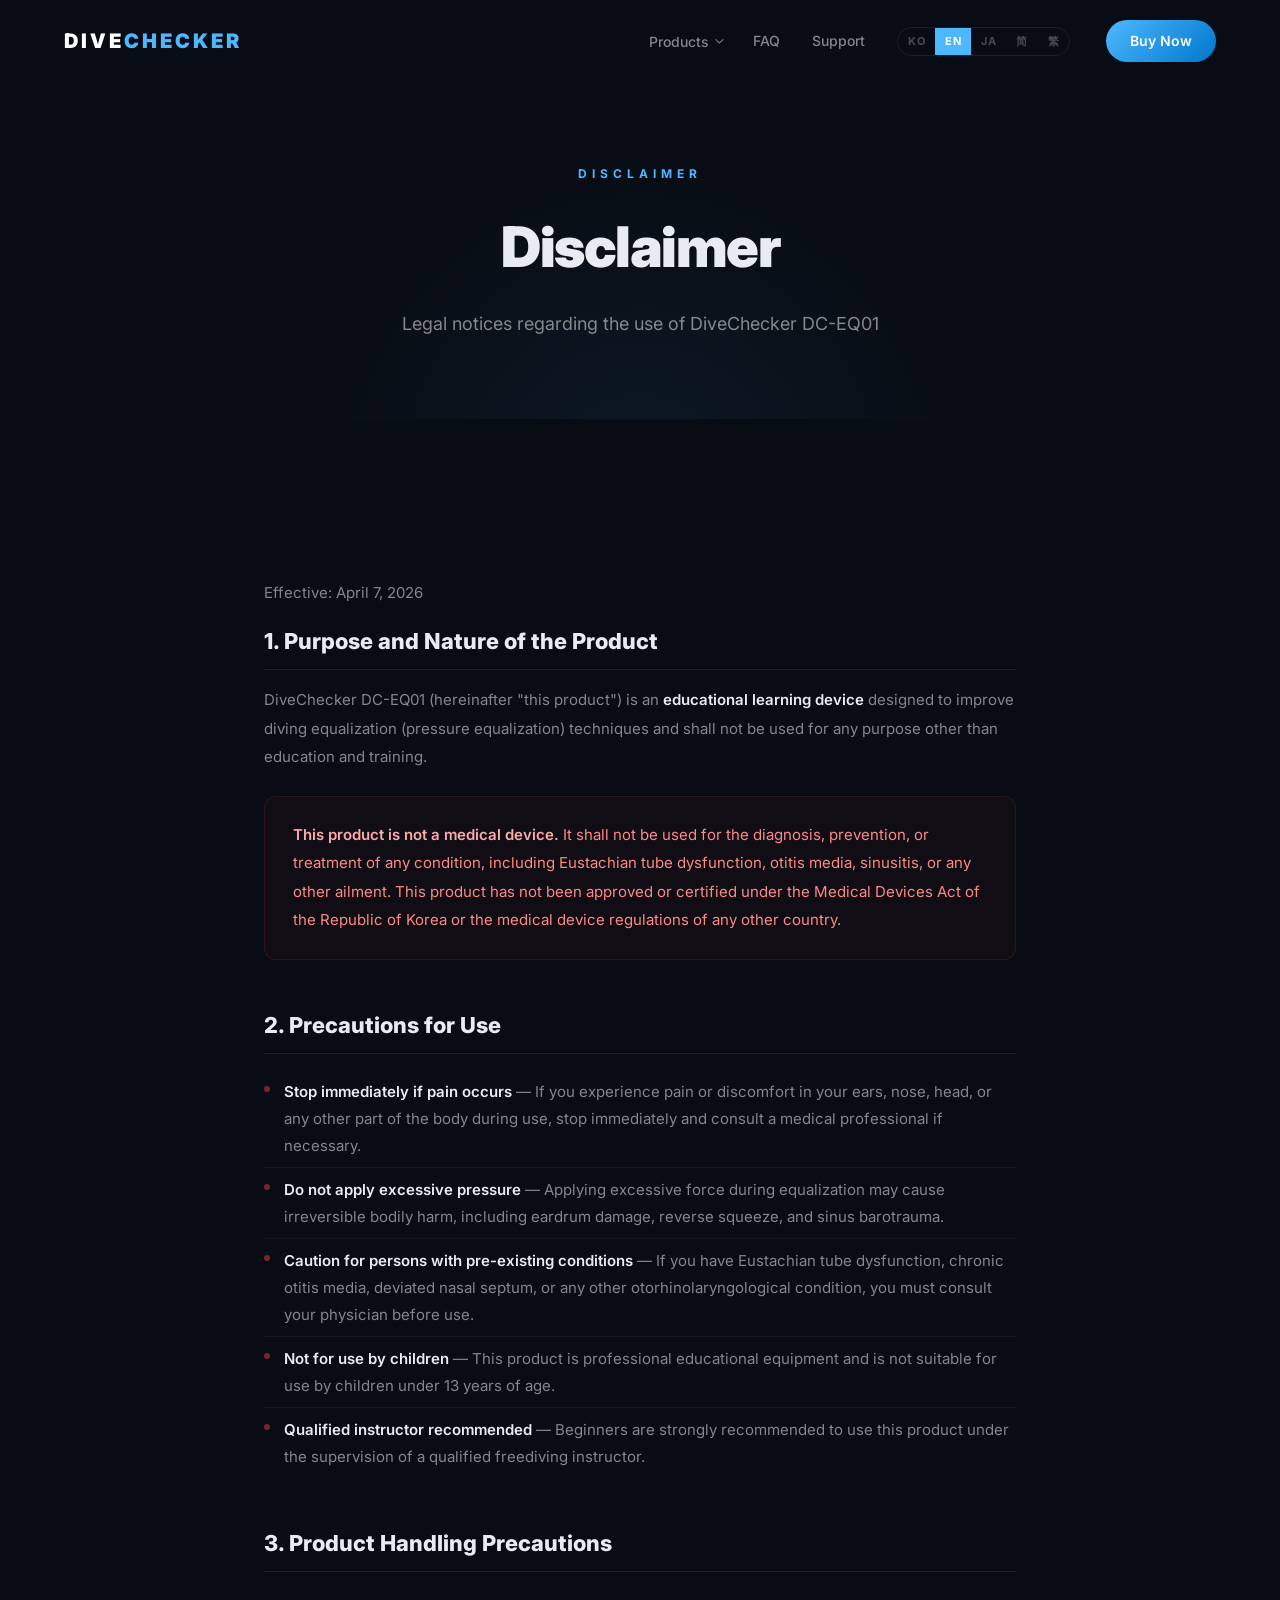
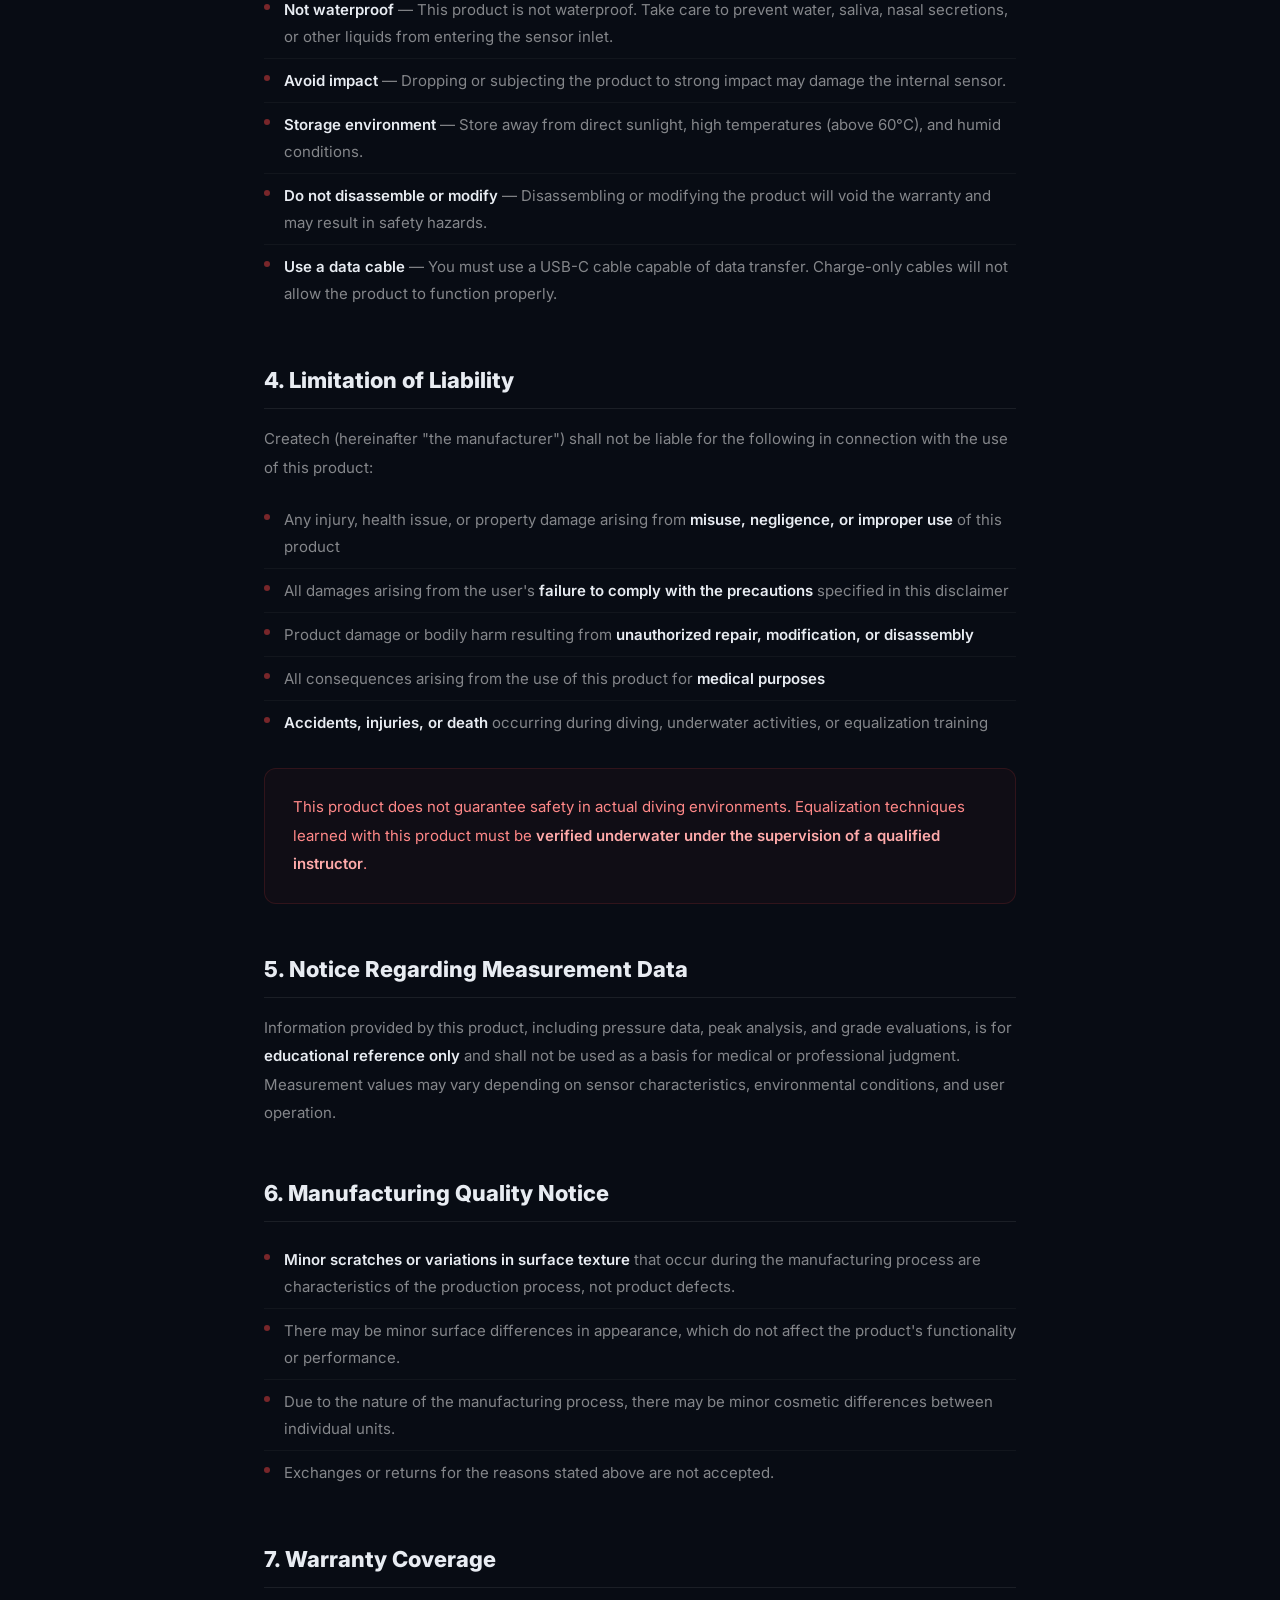
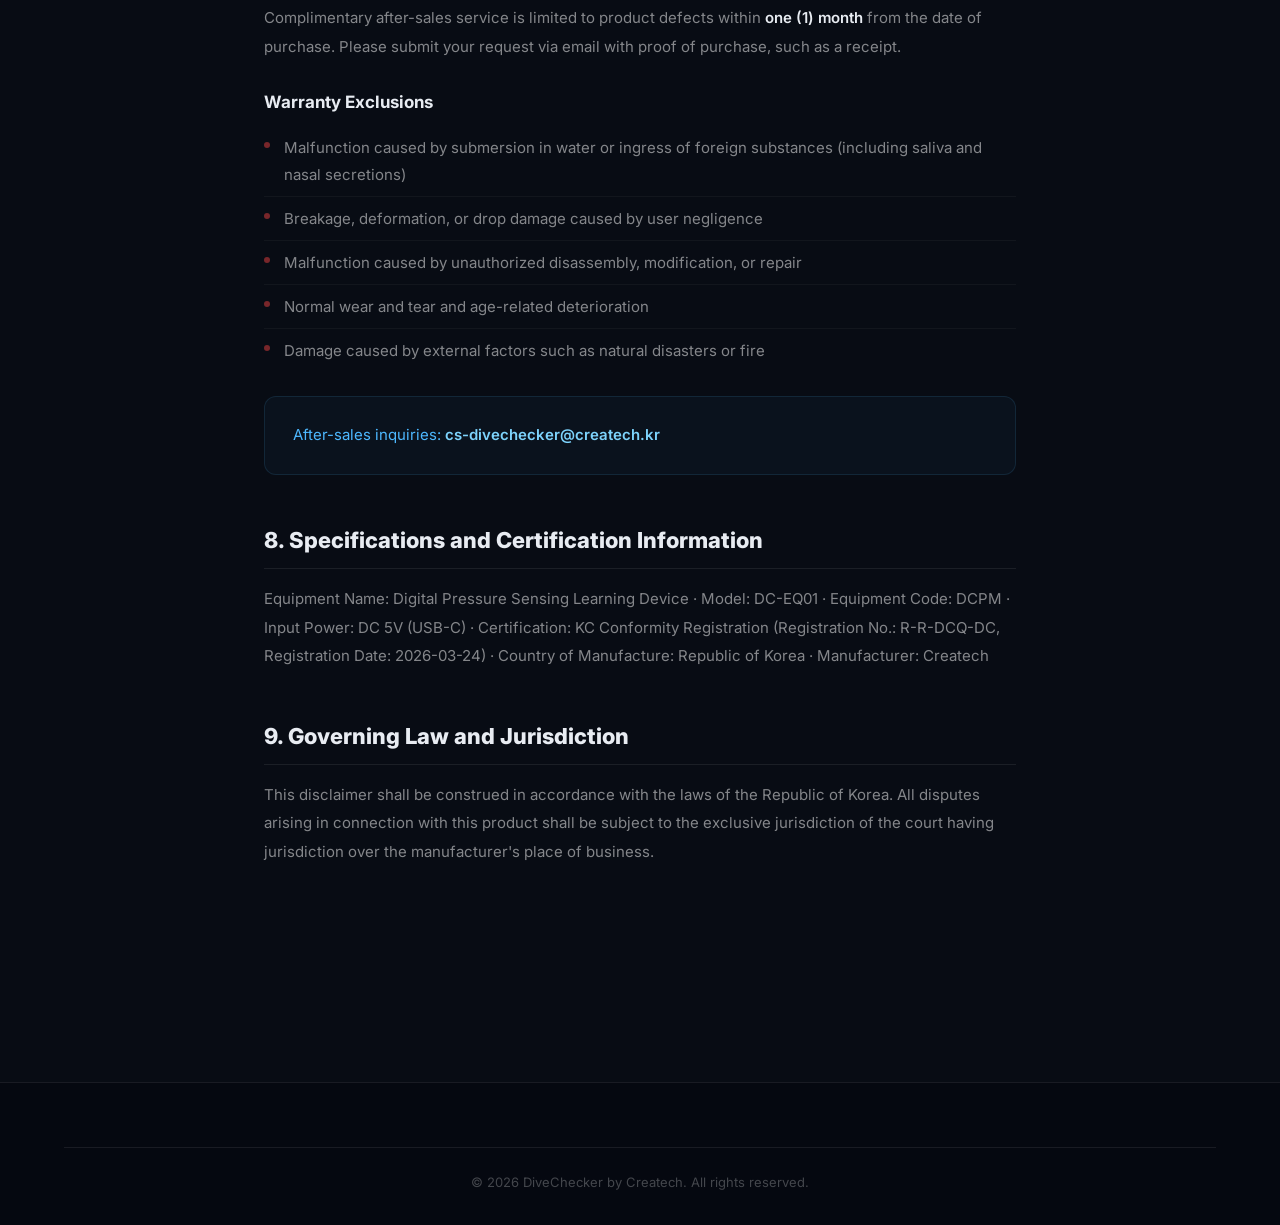
<file: website/disclaimer.html>
<!DOCTYPE html>
<html lang="en">
<head>
<meta charset="UTF-8">
<meta name="viewport" content="width=device-width, initial-scale=1.0">
<title>Disclaimer — DiveChecker</title>
<meta name="description" content="Legal notices regarding the use of DiveChecker DC-EQ01 educational learning device.">
<meta property="og:type" content="website">
<meta property="og:site_name" content="DiveChecker">
<meta property="og:locale" content="en_US">
<meta property="og:locale:alternate" content="ko_KR">
<meta property="og:locale:alternate" content="ja_JP">
<meta property="og:locale:alternate" content="zh_CN">
<meta property="og:locale:alternate" content="zh_TW">
<meta property="og:url" content="https://divechecker.createch.kr/disclaimer.html">
<meta property="og:title" content="Disclaimer — DiveChecker">
<meta property="og:description" content="Legal notices regarding the use of DiveChecker DC-EQ01 educational learning device.">
<meta property="og:image" content="https://divechecker.createch.kr/assets/images/og-divechecker.jpg">
<meta property="og:image:width" content="1200">
<meta property="og:image:height" content="630">
<meta property="og:image:alt" content="Disclaimer — DiveChecker">
<meta name="twitter:card" content="summary_large_image">
<meta name="twitter:title" content="Disclaimer — DiveChecker">
<meta name="twitter:description" content="Legal notices for DiveChecker DC-EQ01.">
<meta name="twitter:image" content="https://divechecker.createch.kr/assets/images/og-divechecker.jpg">
<link rel="canonical" href="https://divechecker.createch.kr/disclaimer.html">
<link rel="preconnect" href="https://fonts.googleapis.com">
<link rel="preconnect" href="https://fonts.gstatic.com" crossorigin>
<link href="https://fonts.googleapis.com/css2?family=Inter:wght@300;400;500;600;700;800;900&family=Noto+Sans+KR:wght@300;400;500;600;700;800;900&display=swap" rel="stylesheet">
<link rel="stylesheet" href="style.css">
<link rel="stylesheet" href="pages.css">
<style>
.legal-content {
    max-width: 800px;
    margin: 0 auto;
    padding: 40px 24px 80px;
}
.legal-content h2 {
    font-size: 22px;
    font-weight: 800;
    margin-top: 48px;
    margin-bottom: 16px;
    padding-bottom: 10px;
    border-bottom: 1px solid var(--border);
    color: var(--text);
}
.legal-content h2:first-of-type { margin-top: 0; }
.legal-content h3 {
    font-size: 17px;
    font-weight: 700;
    margin-top: 28px;
    margin-bottom: 10px;
    color: var(--text);
}
.legal-content p {
    font-size: 15px;
    line-height: 1.9;
    color: var(--text-dim);
    margin-bottom: 16px;
    word-break: keep-all;
}
.legal-content strong { color: var(--text); font-weight: 600; }
.legal-content ul {
    list-style: none;
    padding: 0;
    margin-bottom: 20px;
}
.legal-content li {
    font-size: 15px;
    line-height: 1.8;
    color: var(--text-dim);
    padding: 8px 0 8px 20px;
    position: relative;
    border-bottom: 1px solid rgba(255,255,255,0.04);
}
.legal-content li::before {
    content: '';
    position: absolute;
    left: 0;
    top: 16px;
    width: 6px;
    height: 6px;
    border-radius: 50%;
    background: var(--red);
    opacity: 0.5;
}
.legal-content li:last-child { border-bottom: none; }
.legal-callout {
    background: rgba(232,64,64,0.04);
    border: 1px solid rgba(232,64,64,0.15);
    border-radius: var(--radius-sm);
    padding: 24px 28px;
    margin: 24px 0;
}
.legal-callout p { margin: 0; color: #ff8888; }
.legal-callout strong { color: #ffaaaa; }
.legal-info {
    background: rgba(77,184,255,0.04);
    border: 1px solid rgba(77,184,255,0.12);
    border-radius: var(--radius-sm);
    padding: 24px 28px;
    margin: 24px 0;
}
.legal-info p { margin: 0; color: var(--blue); }
.legal-info strong { color: #7dd3fc; }
.legal-effective {
    font-size: 13px;
    color: var(--text-muted);
    margin-bottom: 32px;
}
</style>
</head>
<body>

<!-- NAV -->
<nav class="nav scrolled" id="nav">
    <div class="nav-inner">
        <a href="index.html" class="nav-logo">
            <span class="logo-text">DIVE<span class="logo-accent">CHECKER</span></span>
        </a>
        <div class="nav-links">
            <div class="nav-dropdown">
                <button class="nav-dropdown-trigger" data-i18n="nav.products" aria-haspopup="true" aria-expanded="false">Products</button>
                <div class="nav-dropdown-menu">
                    <a href="index.html" class="nav-dropdown-item">
                        <span class="nav-dropdown-name" data-i18n="nav.product.divechecker">DiveChecker</span>
                        <span class="nav-dropdown-sub" data-i18n="nav.product.divechecker-sub">Real-time pressure sensor</span>
                    </a>
                    <a href="vent.html" class="nav-dropdown-item">
                        <span class="nav-dropdown-name" data-i18n="nav.product.vent">DiveChecker Vent</span>
                        <span class="nav-dropdown-sub" data-i18n="nav.product.vent-sub">Dry-land Mouthfill trainer</span>
                    </a>
                </div>
            </div>
            <a href="faq.html" data-i18n="nav.faq">FAQ</a>
            <a href="support.html" data-i18n="nav.support">Support</a>
            <a href="index.html#buy" class="nav-cta" data-i18n="nav.buy">Buy Now</a>
        </div>
        <button class="nav-hamburger" id="hamburger" aria-label="Open menu">
            <span></span><span></span><span></span>
        </button>
    </div>
</nav>
<div class="mobile-menu" id="mobileMenu">
    <div class="mobile-products-group">
        <div class="mobile-products-label" data-i18n="nav.products">Products</div>
        <a href="index.html" class="mobile-product-item">
            <span class="nav-dropdown-name" data-i18n="nav.product.divechecker">DiveChecker</span>
            <span class="nav-dropdown-sub" data-i18n="nav.product.divechecker-sub">Real-time pressure sensor</span>
        </a>
        <a href="vent.html" class="mobile-product-item">
            <span class="nav-dropdown-name" data-i18n="nav.product.vent">DiveChecker Vent</span>
            <span class="nav-dropdown-sub" data-i18n="nav.product.vent-sub">Dry-land Mouthfill trainer</span>
        </a>
    </div>
    <a href="faq.html" data-i18n="nav.faq">FAQ</a>
    <a href="support.html" data-i18n="nav.support">Support</a>
    <a href="index.html#buy" class="nav-cta" data-i18n="nav.buy">Buy Now</a>
</div>

<!-- PAGE HERO -->
<section class="page-hero">
    <div class="hero-bg"><div class="hero-glow"></div></div>
    <div class="container">
        <div class="page-hero-content reveal">
            <span class="section-label">DISCLAIMER</span>
            <h1 class="page-hero-title" data-i18n="disclaimer.title">Disclaimer</h1>
            <p class="page-hero-desc" data-i18n="disclaimer.sub">Legal notices regarding the use of DiveChecker DC-EQ01</p>
        </div>
    </div>
</section>

<!-- CONTENT -->
<section class="section section-dark">
    <div class="legal-content">
        <p class="legal-effective" data-i18n="disclaimer.effective">Effective: April 7, 2026</p>

        <!-- 1. 제품 용도 -->
        <h2 data-i18n="disclaimer.s1">1. Purpose and Nature of the Product</h2>
        <p data-i18n="disclaimer.s1.p1">DiveChecker DC-EQ01 (hereinafter "this product") is an <strong>educational learning device</strong> designed to improve diving equalization (pressure equalization) techniques and shall not be used for any purpose other than education and training.</p>
        <div class="legal-callout">
            <p data-i18n="disclaimer.s1.warn"><strong>This product is not a medical device.</strong> It shall not be used for the diagnosis, prevention, or treatment of any condition, including Eustachian tube dysfunction, otitis media, sinusitis, or any other ailment. This product has not been approved or certified under the Medical Devices Act of the Republic of Korea or the medical device regulations of any other country.</p>
        </div>

        <!-- 2. 사용상 주의 -->
        <h2 data-i18n="disclaimer.s2">2. Precautions for Use</h2>
        <ul>
            <li data-i18n="disclaimer.s2.l1"><strong>Stop immediately if pain occurs</strong> — If you experience pain or discomfort in your ears, nose, head, or any other part of the body during use, stop immediately and consult a medical professional if necessary.</li>
            <li data-i18n="disclaimer.s2.l2"><strong>Do not apply excessive pressure</strong> — Applying excessive force during equalization may cause irreversible bodily harm, including eardrum damage, reverse squeeze, and sinus barotrauma.</li>
            <li data-i18n="disclaimer.s2.l3"><strong>Caution for persons with pre-existing conditions</strong> — If you have Eustachian tube dysfunction, chronic otitis media, deviated nasal septum, or any other otorhinolaryngological condition, you must consult your physician before use.</li>
            <li data-i18n="disclaimer.s2.l4"><strong>Not for use by children</strong> — This product is professional educational equipment and is not suitable for use by children under 13 years of age.</li>
            <li data-i18n="disclaimer.s2.l5"><strong>Qualified instructor recommended</strong> — Beginners are strongly recommended to use this product under the supervision of a qualified freediving instructor.</li>
        </ul>

        <!-- 3. 취급 주의 -->
        <h2 data-i18n="disclaimer.s3">3. Product Handling Precautions</h2>
        <ul>
            <li data-i18n="disclaimer.s3.l1"><strong>Not waterproof</strong> — This product is not waterproof. Take care to prevent water, saliva, nasal secretions, or other liquids from entering the sensor inlet.</li>
            <li data-i18n="disclaimer.s3.l2"><strong>Avoid impact</strong> — Dropping or subjecting the product to strong impact may damage the internal sensor.</li>
            <li data-i18n="disclaimer.s3.l3"><strong>Storage environment</strong> — Store away from direct sunlight, high temperatures (above 60°C), and humid conditions.</li>
            <li data-i18n="disclaimer.s3.l4"><strong>Do not disassemble or modify</strong> — Disassembling or modifying the product will void the warranty and may result in safety hazards.</li>
            <li data-i18n="disclaimer.s3.l5"><strong>Use a data cable</strong> — You must use a USB-C cable capable of data transfer. Charge-only cables will not allow the product to function properly.</li>
        </ul>

        <!-- 4. 면책 -->
        <h2 data-i18n="disclaimer.s4">4. Limitation of Liability</h2>
        <p data-i18n="disclaimer.s4.p1">Createch (hereinafter "the manufacturer") shall not be liable for the following in connection with the use of this product:</p>
        <ul>
            <li data-i18n="disclaimer.s4.l1">Any injury, health issue, or property damage arising from <strong>misuse, negligence, or improper use</strong> of this product</li>
            <li data-i18n="disclaimer.s4.l2">All damages arising from the user's <strong>failure to comply with the precautions</strong> specified in this disclaimer</li>
            <li data-i18n="disclaimer.s4.l3">Product damage or bodily harm resulting from <strong>unauthorized repair, modification, or disassembly</strong></li>
            <li data-i18n="disclaimer.s4.l4">All consequences arising from the use of this product for <strong>medical purposes</strong></li>
            <li data-i18n="disclaimer.s4.l5"><strong>Accidents, injuries, or death</strong> occurring during diving, underwater activities, or equalization training</li>
        </ul>
        <div class="legal-callout">
            <p data-i18n="disclaimer.s4.warn">This product does not guarantee safety in actual diving environments. Equalization techniques learned with this product must be <strong>verified underwater under the supervision of a qualified instructor</strong>.</p>
        </div>

        <!-- 5. 측정 데이터 -->
        <h2 data-i18n="disclaimer.s5">5. Notice Regarding Measurement Data</h2>
        <p data-i18n="disclaimer.s5.p1">Information provided by this product, including pressure data, peak analysis, and grade evaluations, is for <strong>educational reference only</strong> and shall not be used as a basis for medical or professional judgment. Measurement values may vary depending on sensor characteristics, environmental conditions, and user operation.</p>

        <!-- 6. 제조 품질 -->
        <h2 data-i18n="disclaimer.s6">6. Manufacturing Quality Notice</h2>
        <ul>
            <li data-i18n="disclaimer.s6.l1"><strong>Minor scratches or variations in surface texture</strong> that occur during the manufacturing process are characteristics of the production process, not product defects.</li>
            <li data-i18n="disclaimer.s6.l2">There may be minor surface differences in appearance, which do not affect the product's functionality or performance.</li>
            <li data-i18n="disclaimer.s6.l3">Due to the nature of the manufacturing process, there may be minor cosmetic differences between individual units.</li>
            <li data-i18n="disclaimer.s6.l4">Exchanges or returns for the reasons stated above are not accepted.</li>
        </ul>

        <!-- 7. 보증 -->
        <h2 data-i18n="disclaimer.s7">7. Warranty Coverage</h2>
        <p data-i18n="disclaimer.s7.p1">Complimentary after-sales service is limited to product defects within <strong>one (1) month</strong> from the date of purchase. Please submit your request via email with proof of purchase, such as a receipt.</p>

        <h3 data-i18n="disclaimer.s7.ex-title">Warranty Exclusions</h3>
        <ul>
            <li data-i18n="disclaimer.s7.ex1">Malfunction caused by submersion in water or ingress of foreign substances (including saliva and nasal secretions)</li>
            <li data-i18n="disclaimer.s7.ex2">Breakage, deformation, or drop damage caused by user negligence</li>
            <li data-i18n="disclaimer.s7.ex3">Malfunction caused by unauthorized disassembly, modification, or repair</li>
            <li data-i18n="disclaimer.s7.ex4">Normal wear and tear and age-related deterioration</li>
            <li data-i18n="disclaimer.s7.ex5">Damage caused by external factors such as natural disasters or fire</li>
        </ul>

        <div class="legal-info">
            <p data-i18n="disclaimer.s7.contact">After-sales inquiries: <strong>cs-divechecker@createch.kr</strong></p>
        </div>

        <!-- 8. 규격 -->
        <h2 data-i18n="disclaimer.s8">8. Specifications and Certification Information</h2>
        <p data-i18n="disclaimer.s8.p1">Equipment Name: Digital Pressure Sensing Learning Device · Model: DC-EQ01 · Equipment Code: DCPM · Input Power: DC 5V (USB-C) · Certification: KC Conformity Registration (Registration No.: R-R-DCQ-DC, Registration Date: 2026-03-24) · Country of Manufacture: Republic of Korea · Manufacturer: Createch</p>

        <!-- 9. 관할법원 -->
        <h2 data-i18n="disclaimer.s9">9. Governing Law and Jurisdiction</h2>
        <p data-i18n="disclaimer.s9.p1">This disclaimer shall be construed in accordance with the laws of the Republic of Korea. All disputes arising in connection with this product shall be subject to the exclusive jurisdiction of the court having jurisdiction over the manufacturer's place of business.</p>

    </div>
</section>

<!-- FOOTER (minimal) -->
<footer class="footer">
    <div class="footer-inner">
        <div class="footer-bottom">
            <p data-i18n="footer.copyright">© 2026 DiveChecker by Createch. All rights reserved.</p>
        </div>
    </div>
</footer>

<script src="i18n.js"></script>
<script src="script.js"></script>
</body>
</html>
</file>
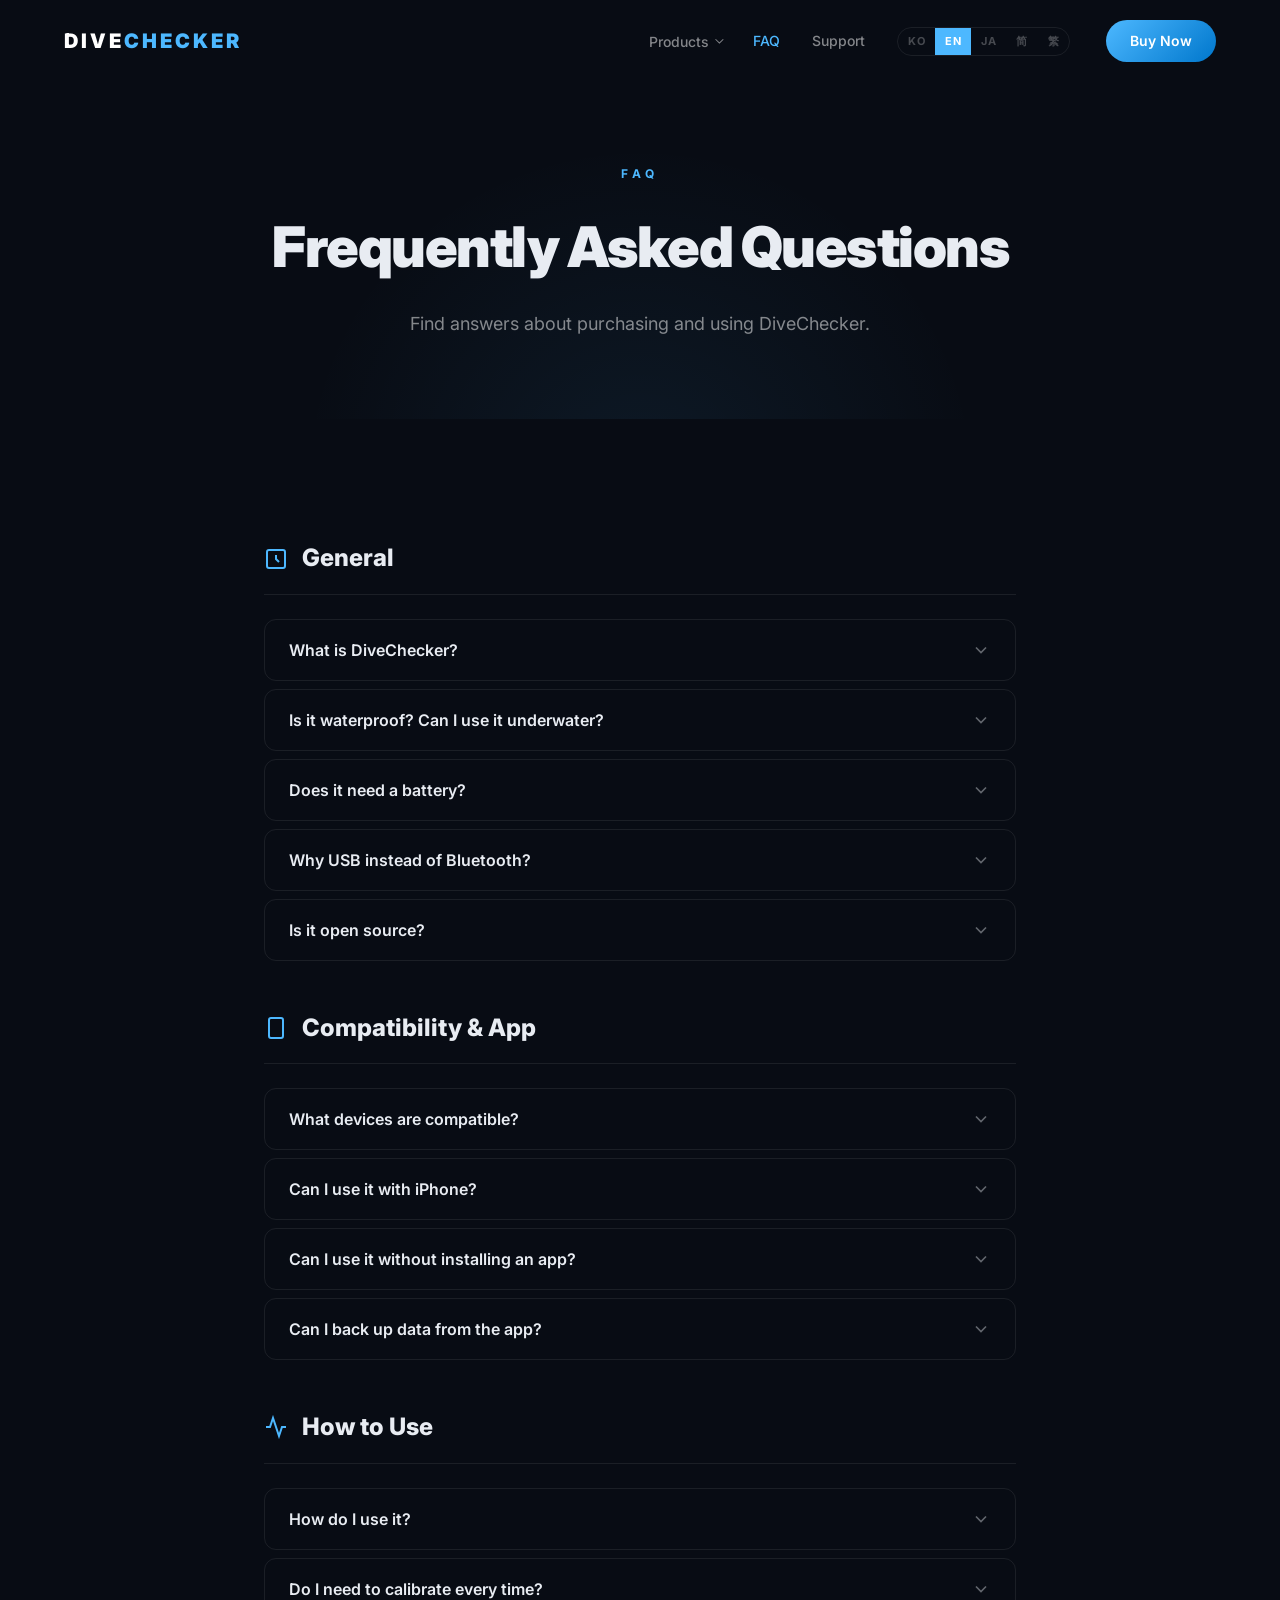
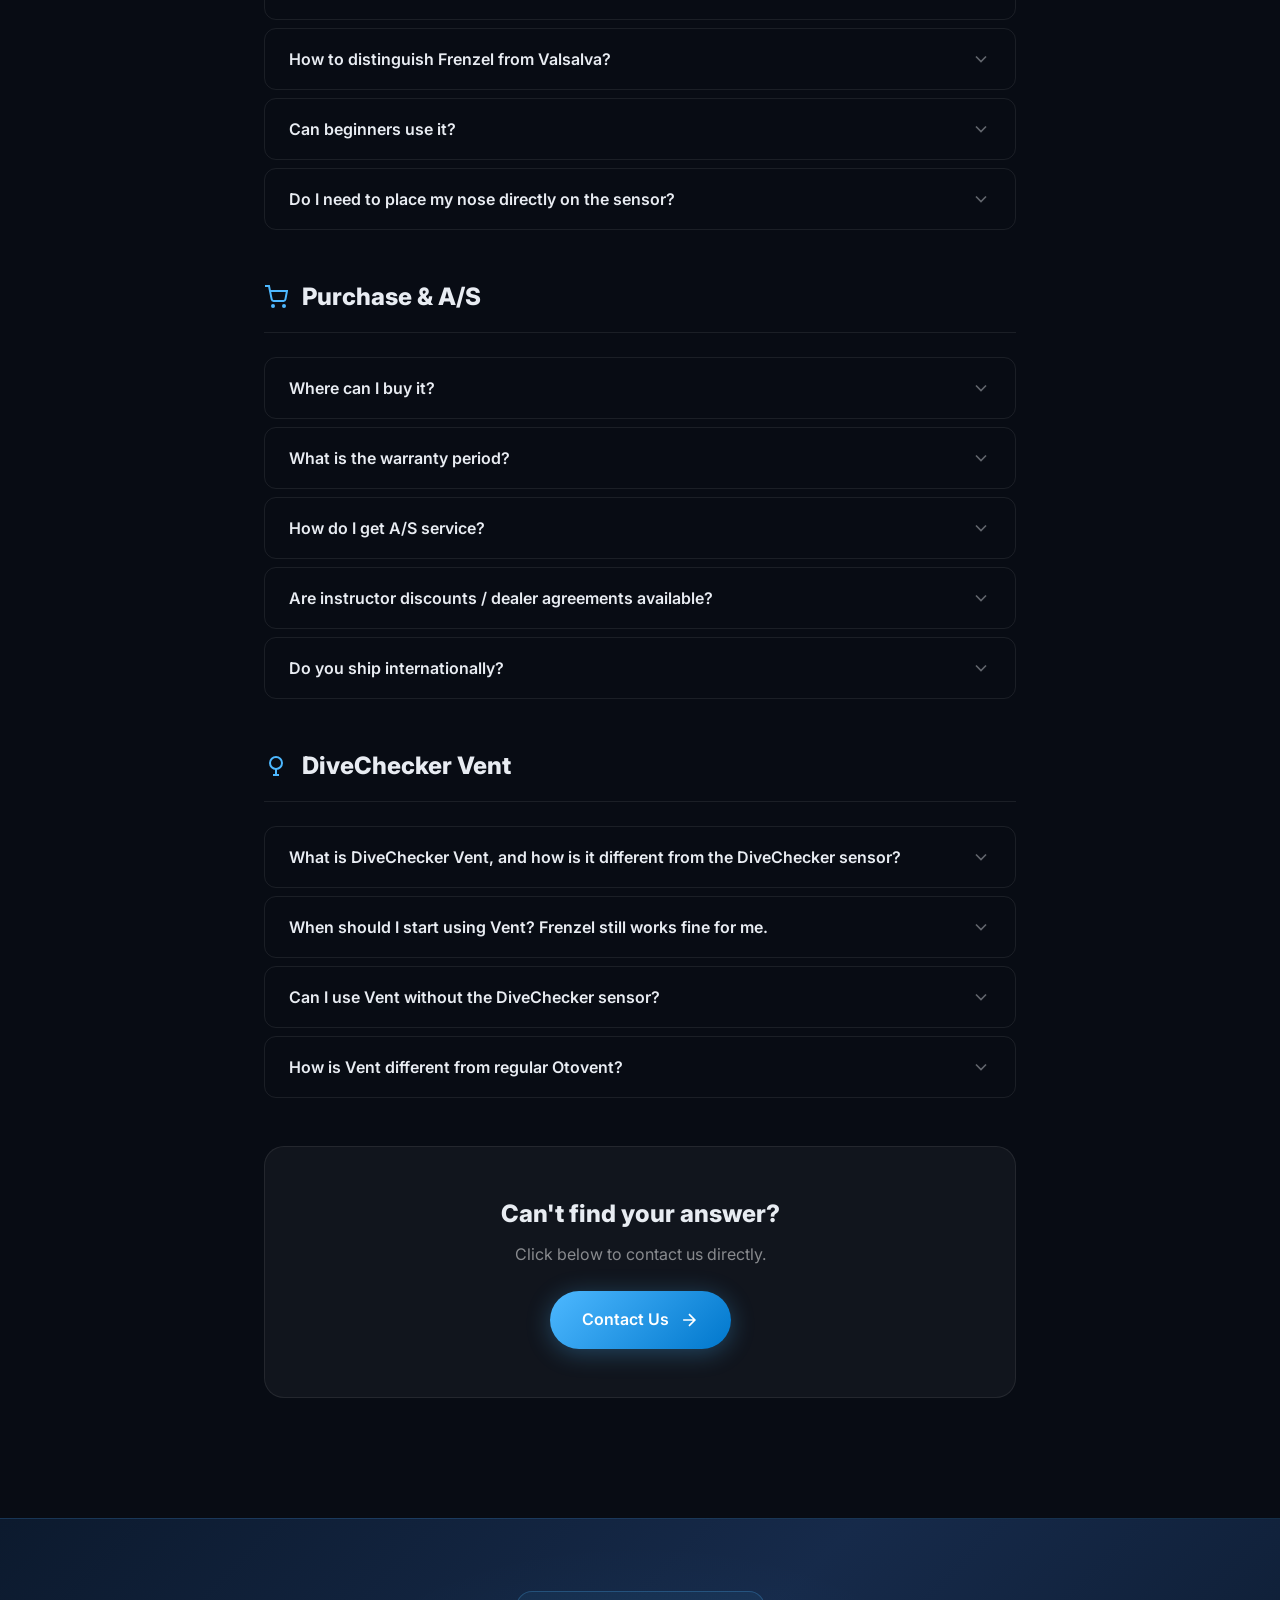
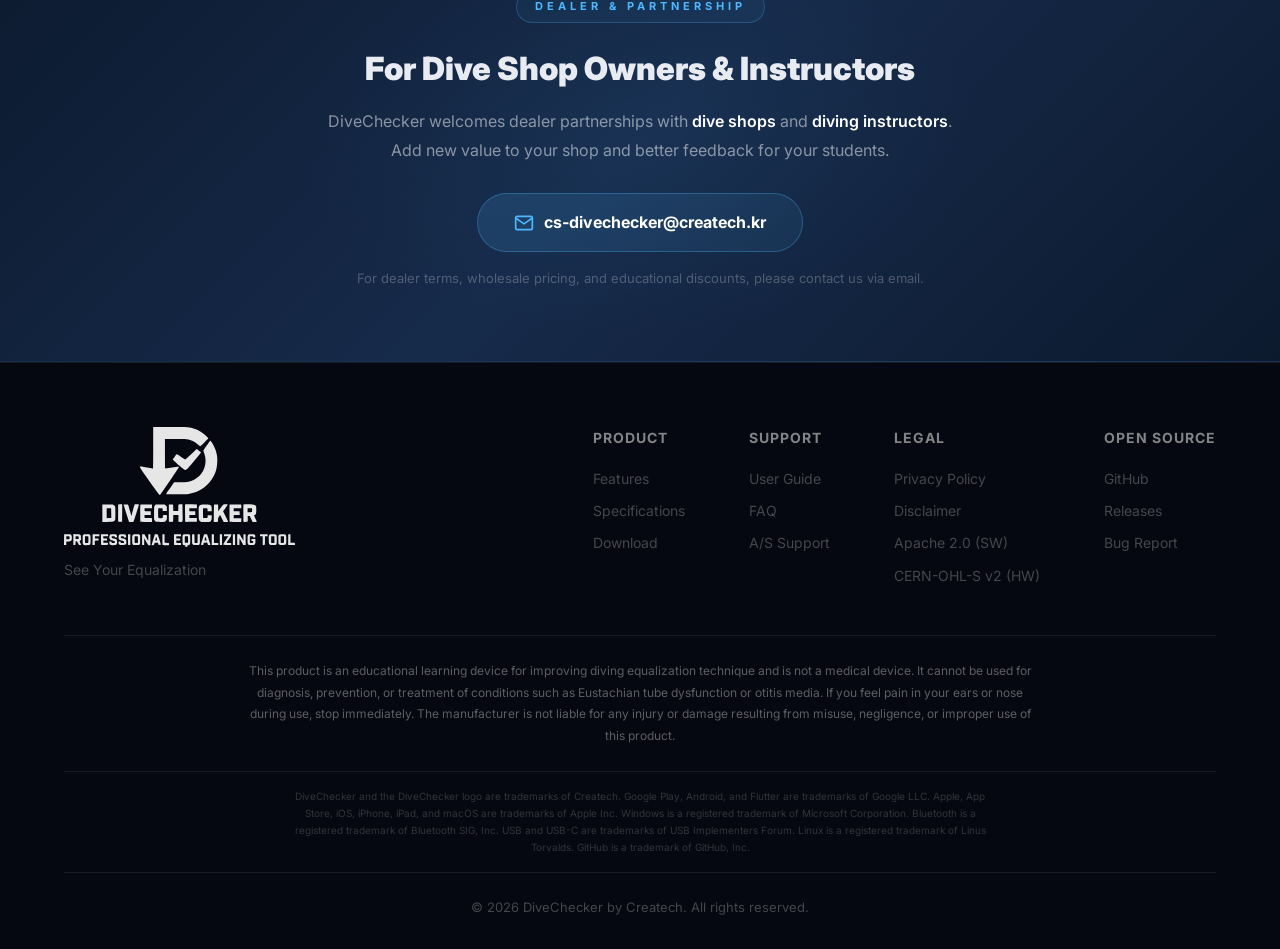
<file: website/faq.html>
<!DOCTYPE html>
<html lang="en">
<head>
<meta charset="UTF-8">
<meta name="viewport" content="width=device-width, initial-scale=1.0">
<title>FAQ — DiveChecker</title>
<meta name="description" content="DiveChecker FAQ. Answers to common questions about purchase, usage, and technical support.">
<meta property="og:type" content="website">
<meta property="og:site_name" content="DiveChecker">
<meta property="og:locale" content="en_US">
<meta property="og:locale:alternate" content="ko_KR">
<meta property="og:locale:alternate" content="ja_JP">
<meta property="og:locale:alternate" content="zh_CN">
<meta property="og:locale:alternate" content="zh_TW">
<meta property="og:url" content="https://divechecker.createch.kr/faq.html">
<meta property="og:title" content="FAQ — DiveChecker">
<meta property="og:description" content="DiveChecker FAQ. Answers to common questions about purchase, usage, and technical support, plus DiveChecker Vent for Mouthfill training.">
<meta property="og:image" content="https://divechecker.createch.kr/assets/images/og-divechecker.jpg">
<meta property="og:image:width" content="1200">
<meta property="og:image:height" content="630">
<meta property="og:image:alt" content="FAQ — DiveChecker">
<meta name="twitter:card" content="summary_large_image">
<meta name="twitter:title" content="FAQ — DiveChecker">
<meta name="twitter:description" content="Common questions about DiveChecker and DiveChecker Vent.">
<meta name="twitter:image" content="https://divechecker.createch.kr/assets/images/og-divechecker.jpg">
<link rel="canonical" href="https://divechecker.createch.kr/faq.html">
<link rel="preconnect" href="https://fonts.googleapis.com">
<link rel="preconnect" href="https://fonts.gstatic.com" crossorigin>
<link href="https://fonts.googleapis.com/css2?family=Inter:wght@300;400;500;600;700;800;900&family=Noto+Sans+KR:wght@300;400;500;600;700;800;900&display=swap" rel="stylesheet">
<link rel="stylesheet" href="style.css">
<link rel="stylesheet" href="pages.css">
</head>
<body>

<!-- NAV -->
<nav class="nav scrolled" id="nav">
    <div class="nav-inner">
        <a href="index.html" class="nav-logo">
            <span class="logo-text">DIVE<span class="logo-accent">CHECKER</span></span>
        </a>
        <div class="nav-links">
            <div class="nav-dropdown">
                <button class="nav-dropdown-trigger" data-i18n="nav.products" aria-haspopup="true" aria-expanded="false">Products</button>
                <div class="nav-dropdown-menu">
                    <a href="index.html" class="nav-dropdown-item">
                        <span class="nav-dropdown-name" data-i18n="nav.product.divechecker">DiveChecker</span>
                        <span class="nav-dropdown-sub" data-i18n="nav.product.divechecker-sub">Real-time pressure sensor</span>
                    </a>
                    <a href="vent.html" class="nav-dropdown-item">
                        <span class="nav-dropdown-name" data-i18n="nav.product.vent">DiveChecker Vent</span>
                        <span class="nav-dropdown-sub" data-i18n="nav.product.vent-sub">Dry-land Mouthfill trainer</span>
                    </a>
                </div>
            </div>
            <a href="faq.html" class="nav-active" data-i18n="nav.faq">FAQ</a>
            <a href="support.html" data-i18n="nav.support">Support</a>
            <a href="index.html#buy" class="nav-cta" data-i18n="nav.buy">Buy Now</a>
        </div>
        <button class="nav-hamburger" id="hamburger" aria-label="Open menu">
            <span></span><span></span><span></span>
        </button>
    </div>
</nav>
<div class="mobile-menu" id="mobileMenu">
    <div class="mobile-products-group">
        <div class="mobile-products-label" data-i18n="nav.products">Products</div>
        <a href="index.html" class="mobile-product-item">
            <span class="nav-dropdown-name" data-i18n="nav.product.divechecker">DiveChecker</span>
            <span class="nav-dropdown-sub" data-i18n="nav.product.divechecker-sub">Real-time pressure sensor</span>
        </a>
        <a href="vent.html" class="mobile-product-item">
            <span class="nav-dropdown-name" data-i18n="nav.product.vent">DiveChecker Vent</span>
            <span class="nav-dropdown-sub" data-i18n="nav.product.vent-sub">Dry-land Mouthfill trainer</span>
        </a>
    </div>
    <a href="faq.html" data-i18n="nav.faq">FAQ</a>
    <a href="support.html" data-i18n="nav.support">Support</a>
    <a href="index.html#buy" class="nav-cta" data-i18n="nav.buy">Buy Now</a>
</div>


<!-- PAGE HERO -->
<section class="page-hero">
    <div class="hero-bg"><div class="hero-glow"></div></div>
    <div class="container">
        <div class="page-hero-content reveal">
            <span class="section-label">FAQ</span>
            <h1 class="page-hero-title" data-i18n="faq.page-title">Frequently Asked Questions</h1>
            <p class="page-hero-desc" data-i18n="faq.page-desc">Find answers about purchasing and using DiveChecker.</p>
        </div>
    </div>
</section>


<!-- FAQ CATEGORIES -->
<section class="section section-dark">
    <div class="container container-narrow">

        <!-- Category: 제품 일반 -->
        <div class="faq-category reveal">
            <div class="faq-category-header">
                <svg width="24" height="24" viewBox="0 0 24 24" fill="none" stroke="var(--blue)" stroke-width="2"><rect x="3" y="3" width="18" height="18" rx="2"/><path d="M12 8v4l3 3"/></svg>
                <h2 data-i18n="faq.cat1">General</h2>
            </div>

            <div class="faq-item">
                <button class="faq-question" aria-expanded="false">
                    <span data-i18n="faq.q1">What is DiveChecker?</span>
                    <svg class="faq-chevron" width="20" height="20" viewBox="0 0 24 24" fill="none" stroke="currentColor" stroke-width="2"><polyline points="6 9 12 15 18 9"/></svg>
                </button>
                <div class="faq-answer">
                    <p data-i18n="faq.a1">DiveChecker is a real-time pressure monitoring device for freediving equalization training. It measures subtle pressure changes from your nose/mouth at 100Hz using a high-precision pressure sensor (BMP280) and visualizes them as real-time graphs through a dedicated app.</p>
                </div>
            </div>

            <div class="faq-item">
                <button class="faq-question" aria-expanded="false">
                    <span data-i18n="faq.q2">Is it waterproof? Can I use it underwater?</span>
                    <svg class="faq-chevron" width="20" height="20" viewBox="0 0 24 24" fill="none" stroke="currentColor" stroke-width="2"><polyline points="6 9 12 15 18 9"/></svg>
                </button>
                <div class="faq-answer">
                    <p data-i18n="faq.a2"><strong>No.</strong> DiveChecker is a dry training device. It is not waterproof, so keep it away from water. Moisture entering the sensor can cause damage.</p>
                </div>
            </div>

            <div class="faq-item">
                <button class="faq-question" aria-expanded="false">
                    <span data-i18n="faq.q3">Does it need a battery?</span>
                    <svg class="faq-chevron" width="20" height="20" viewBox="0 0 24 24" fill="none" stroke="currentColor" stroke-width="2"><polyline points="6 9 12 15 18 9"/></svg>
                </button>
                <div class="faq-answer">
                    <p data-i18n="faq.a3">No. It's powered via USB-C connection. No battery charging or replacement needed — always ready to use.</p>
                </div>
            </div>

            <div class="faq-item">
                <button class="faq-question" aria-expanded="false">
                    <span data-i18n="faq.q4">Why USB instead of Bluetooth?</span>
                    <svg class="faq-chevron" width="20" height="20" viewBox="0 0 24 24" fill="none" stroke="currentColor" stroke-width="2"><polyline points="6 9 12 15 18 9"/></svg>
                </button>
                <div class="faq-answer">
                    <p data-i18n="faq.a4">In equalization training, even 0.01s delay leads to wrong feedback. Bluetooth has 50~300ms latency, but USB provides <strong>zero latency</strong> for accurate real-time feedback. Also eliminates pairing failures, battery drain, and disconnections.</p>
                </div>
            </div>

            <div class="faq-item">
                <button class="faq-question" aria-expanded="false">
                    <span data-i18n="faq.q5">Is it open source?</span>
                    <svg class="faq-chevron" width="20" height="20" viewBox="0 0 24 24" fill="none" stroke="currentColor" stroke-width="2"><polyline points="6 9 12 15 18 9"/></svg>
                </button>
                <div class="faq-answer">
                    <p data-i18n="faq.a5">Yes! Software (app, firmware) is under <strong>Apache License 2.0</strong>, hardware design under <strong>CERN-OHL-S v2</strong>. Source code is available on GitHub.</p>
                </div>
            </div>
        </div>

        <!-- Category: 호환성 -->
        <div class="faq-category reveal">
            <div class="faq-category-header">
                <svg width="24" height="24" viewBox="0 0 24 24" fill="none" stroke="var(--blue)" stroke-width="2"><rect x="5" y="2" width="14" height="20" rx="2"/><path d="M12 18h.01"/></svg>
                <h2 data-i18n="faq.cat2">Compatibility & App</h2>
            </div>

            <div class="faq-item">
                <button class="faq-question" aria-expanded="false">
                    <span data-i18n="faq.q6">What devices are compatible?</span>
                    <svg class="faq-chevron" width="20" height="20" viewBox="0 0 24 24" fill="none" stroke="currentColor" stroke-width="2"><polyline points="6 9 12 15 18 9"/></svg>
                </button>
                <div class="faq-answer">
                    <p data-i18n="faq.a6">Compatible with Android, iOS, Windows, macOS, and Linux. Requires USB-C port. Android devices need USB OTG support. Lightning devices require a separate adapter (available as option).</p>
                </div>
            </div>

            <div class="faq-item">
                <button class="faq-question" aria-expanded="false">
                    <span data-i18n="faq.q7">Can I use it with iPhone?</span>
                    <svg class="faq-chevron" width="20" height="20" viewBox="0 0 24 24" fill="none" stroke="currentColor" stroke-width="2"><polyline points="6 9 12 15 18 9"/></svg>
                </button>
                <div class="faq-answer">
                    <p data-i18n="faq.a7">Yes, with USB-C iPhone 15+ and USB-C iPad directly. Lightning port models (iPhone 14 and earlier, older iPads) require a separate Lightning to USB-C camera adapter (available as an option).</p>
                </div>
            </div>

            <div class="faq-item">
                <button class="faq-question" aria-expanded="false">
                    <span data-i18n="faq.q8">Can I use it without installing an app?</span>
                    <svg class="faq-chevron" width="20" height="20" viewBox="0 0 24 24" fill="none" stroke="currentColor" stroke-width="2"><polyline points="6 9 12 15 18 9"/></svg>
                </button>
                <div class="faq-answer">
                    <p data-i18n="faq.a8">We recommend installing the dedicated app. Android is available on <a href="https://play.google.com/store/apps/details?id=kr.createch.divechecker">Google Play</a>, iOS on the <a href="https://apps.apple.com/kr/app/divechecker/id6758508799">App Store</a>. Windows, macOS, and Linux versions are available from GitHub Releases.</p>
                </div>
            </div>

            <div class="faq-item">
                <button class="faq-question" aria-expanded="false">
                    <span data-i18n="faq.q9">Can I back up data from the app?</span>
                    <svg class="faq-chevron" width="20" height="20" viewBox="0 0 24 24" fill="none" stroke="currentColor" stroke-width="2"><polyline points="6 9 12 15 18 9"/></svg>
                </button>
                <div class="faq-answer">
                    <p data-i18n="faq.a9">Yes. You can back up and restore data in JSON format from the settings menu. Keep your records when switching devices.</p>
                </div>
            </div>
        </div>

        <!-- Category: 사용 방법 -->
        <div class="faq-category reveal">
            <div class="faq-category-header">
                <svg width="24" height="24" viewBox="0 0 24 24" fill="none" stroke="var(--blue)" stroke-width="2"><polyline points="22,12 18,12 15,21 9,3 6,12 2,12"/></svg>
                <h2 data-i18n="faq.cat3">How to Use</h2>
            </div>

            <div class="faq-item">
                <button class="faq-question" aria-expanded="false">
                    <span data-i18n="faq.q10">How do I use it?</span>
                    <svg class="faq-chevron" width="20" height="20" viewBox="0 0 24 24" fill="none" stroke="currentColor" stroke-width="2"><polyline points="6 9 12 15 18 9"/></svg>
                </button>
                <div class="faq-answer">
                    <p data-i18n="faq.a10">Connect via USB-C → Launch app → Calibrate → Place sensor on nose and equalize. Start in 3 simple steps. See the <a href="index.html#manual">User Guide</a> for details.</p>
                </div>
            </div>

            <div class="faq-item">
                <button class="faq-question" aria-expanded="false">
                    <span data-i18n="faq.q11">Do I need to calibrate every time?</span>
                    <svg class="faq-chevron" width="20" height="20" viewBox="0 0 24 24" fill="none" stroke="currentColor" stroke-width="2"><polyline points="6 9 12 15 18 9"/></svg>
                </button>
                <div class="faq-answer">
                    <p data-i18n="faq.a11">Recommended. Calibration sets the current atmospheric pressure as baseline (0 hPa). Changes in altitude or weather can affect readings, so calibrating before each session is best practice.</p>
                </div>
            </div>

            <div class="faq-item">
                <button class="faq-question" aria-expanded="false">
                    <span data-i18n="faq.q12">How to distinguish Frenzel from Valsalva?</span>
                    <svg class="faq-chevron" width="20" height="20" viewBox="0 0 24 24" fill="none" stroke="currentColor" stroke-width="2"><polyline points="6 9 12 15 18 9"/></svg>
                </button>
                <div class="faq-answer">
                    <p data-i18n="faq.a12">The graph patterns are completely different. <strong>Valsalva</strong> shows a slowly rising, long-lasting rounded curve, while <strong>Frenzel</strong> produces fast, sharp spikes. DiveChecker lets you instantly see which technique you're using.</p>
                </div>
            </div>

            <div class="faq-item">
                <button class="faq-question" aria-expanded="false">
                    <span data-i18n="faq.q13">Can beginners use it?</span>
                    <svg class="faq-chevron" width="20" height="20" viewBox="0 0 24 24" fill="none" stroke="currentColor" stroke-width="2"><polyline points="6 9 12 15 18 9"/></svg>
                </button>
                <div class="faq-answer">
                    <p data-i18n="faq.a13">Absolutely! It's actually more effective for beginners. At the stage where you can't even tell if equalization is working, the graph provides instant feedback.</p>
                </div>
            </div>

            <div class="faq-item">
                <button class="faq-question" aria-expanded="false">
                    <span data-i18n="faq.q14">Do I need to place my nose directly on the sensor?</span>
                    <svg class="faq-chevron" width="20" height="20" viewBox="0 0 24 24" fill="none" stroke="currentColor" stroke-width="2"><polyline points="6 9 12 15 18 9"/></svg>
                </button>
                <div class="faq-answer">
                    <p data-i18n="faq.a14">Placing your nose (one nostril) directly on the sensor hole gives the most accurate reading. You can also use a short silicone tube. Better seal = more precise measurement.</p>
                </div>
            </div>
        </div>

        <!-- Category: 구매 & AS -->
        <div class="faq-category reveal">
            <div class="faq-category-header">
                <svg width="24" height="24" viewBox="0 0 24 24" fill="none" stroke="var(--blue)" stroke-width="2"><circle cx="9" cy="21" r="1"/><circle cx="20" cy="21" r="1"/><path d="M1 1h4l2.68 13.39a2 2 0 002 1.61h9.72a2 2 0 002-1.61L23 6H6"/></svg>
                <h2 data-i18n="faq.cat4">Purchase & A/S</h2>
            </div>

            <div class="faq-item">
                <button class="faq-question" aria-expanded="false">
                    <span data-i18n="faq.q15">Where can I buy it?</span>
                    <svg class="faq-chevron" width="20" height="20" viewBox="0 0 24 24" fill="none" stroke="currentColor" stroke-width="2"><polyline points="6 9 12 15 18 9"/></svg>
                </button>
                <div class="faq-answer">
                    <p data-i18n="faq.a15">Available at our online store. You can also try and buy in person at Aire Dive Center.</p>
                </div>
            </div>

            <div class="faq-item">
                <button class="faq-question" aria-expanded="false">
                    <span data-i18n="faq.q16">What is the warranty period?</span>
                    <svg class="faq-chevron" width="20" height="20" viewBox="0 0 24 24" fill="none" stroke="currentColor" stroke-width="2"><polyline points="6 9 12 15 18 9"/></svg>
                </button>
                <div class="faq-answer">
                    <p data-i18n="faq.a16">Free A/S for manufacturing defects within <strong>1 month</strong> of purchase. Damage from water, debris, or user error is covered by paid repair. Submit via email with proof of purchase.</p>
                </div>
            </div>

            <div class="faq-item">
                <button class="faq-question" aria-expanded="false">
                    <span data-i18n="faq.q17">How do I get A/S service?</span>
                    <svg class="faq-chevron" width="20" height="20" viewBox="0 0 24 24" fill="none" stroke="currentColor" stroke-width="2"><polyline points="6 9 12 15 18 9"/></svg>
                </button>
                <div class="faq-answer">
                    <p data-i18n="faq.a17">Contact us through our <a href="support.html">support page</a>. Process: confirm symptoms → courier pickup → repair/replace → ship back. Fast A/S since it's made in Korea.</p>
                </div>
            </div>

            <div class="faq-item">
                <button class="faq-question" aria-expanded="false">
                    <span data-i18n="faq.q18">Are instructor discounts / dealer agreements available?</span>
                    <svg class="faq-chevron" width="20" height="20" viewBox="0 0 24 24" fill="none" stroke="currentColor" stroke-width="2"><polyline points="6 9 12 15 18 9"/></svg>
                </button>
                <div class="faq-answer">
                    <p data-i18n="faq.a18">Yes! We welcome dealer partnerships with dive shops and instructors. For wholesale pricing and educational discounts, contact <a href="mailto:cs-divechecker@createch.kr">cs-divechecker@createch.kr</a>.</p>
                </div>
            </div>

            <div class="faq-item">
                <button class="faq-question" aria-expanded="false">
                    <span data-i18n="faq.q19">Do you ship internationally?</span>
                    <svg class="faq-chevron" width="20" height="20" viewBox="0 0 24 24" fill="none" stroke="currentColor" stroke-width="2"><polyline points="6 9 12 15 18 9"/></svg>
                </button>
                <div class="faq-answer">
                    <p data-i18n="faq.a19">Currently domestic shipping only. International shipping is coming soon. Contact <a href="mailto:cs-divechecker@createch.kr">cs-divechecker@createch.kr</a> for individual arrangements.</p>
                </div>
            </div>
        </div>

        <!-- Category: DiveChecker Vent -->
        <div class="faq-category reveal">
            <div class="faq-category-header">
                <svg width="24" height="24" viewBox="0 0 24 24" fill="none" stroke="var(--blue)" stroke-width="2"><circle cx="12" cy="9" r="6"/><path d="M12 15v6"/><path d="M9 21h6"/></svg>
                <h2 data-i18n="faq.cat5">DiveChecker Vent</h2>
            </div>

            <div class="faq-item">
                <button class="faq-question" aria-expanded="false">
                    <span data-i18n="faq.q20">What is DiveChecker Vent, and how is it different from the DiveChecker sensor?</span>
                    <svg class="faq-chevron" width="20" height="20" viewBox="0 0 24 24" fill="none" stroke="currentColor" stroke-width="2"><polyline points="6 9 12 15 18 9"/></svg>
                </button>
                <div class="faq-answer">
                    <p data-i18n="faq.a20">Vent is a <strong>dry-land Mouthfill trainer</strong> with a precisely calibrated balloon. Valsalva or simple lung exhalation won't inflate it — only the <strong>charge → T-block → tongue piston</strong> motion will. While the DiveChecker sensor measures and visualizes your pressure curves, Vent forces the correct motion in the first place. Used together, they close the learning loop.</p>
                </div>
            </div>

            <div class="faq-item">
                <button class="faq-question" aria-expanded="false">
                    <span data-i18n="faq.q21">When should I start using Vent? Frenzel still works fine for me.</span>
                    <svg class="faq-chevron" width="20" height="20" viewBox="0 0 24 24" fill="none" stroke="currentColor" stroke-width="2"><polyline points="6 9 12 15 18 9"/></svg>
                </button>
                <div class="faq-answer">
                    <p data-i18n="faq.a21">Vent is for <strong>freedivers preparing for deep dives (typically 25-30m+)</strong>. Past that depth, your lungs are compressed enough that Frenzel-from-the-lungs stops working. If your dives are shallower than that, the DiveChecker sensor is enough for Frenzel/Valsalva training. Pick up Vent when your next target goes past 30m.</p>
                </div>
            </div>

            <div class="faq-item">
                <button class="faq-question" aria-expanded="false">
                    <span data-i18n="faq.q22">Can I use Vent without the DiveChecker sensor?</span>
                    <svg class="faq-chevron" width="20" height="20" viewBox="0 0 24 24" fill="none" stroke="currentColor" stroke-width="2"><polyline points="6 9 12 15 18 9"/></svg>
                </button>
                <div class="faq-answer">
                    <p data-i18n="faq.a22">Yes, Vent works standalone — the inflated balloon is your visual feedback. Pairing it with the DiveChecker sensor adds quantitative pressure-curve analysis for finer technique correction, which is why we recommend the kit.</p>
                </div>
            </div>

            <div class="faq-item">
                <button class="faq-question" aria-expanded="false">
                    <span data-i18n="faq.q23">How is Vent different from regular Otovent?</span>
                    <svg class="faq-chevron" width="20" height="20" viewBox="0 0 24 24" fill="none" stroke="currentColor" stroke-width="2"><polyline points="6 9 12 15 18 9"/></svg>
                </button>
                <div class="faq-answer">
                    <p data-i18n="faq.a23">Otovent is a medical autoinflation device with a relatively low threshold (just enough to pop your ears). DiveChecker Vent is recalibrated to <strong>Mouthfill compression pressure levels</strong>, with an ergonomic nose piece — built specifically for freediving. With Otovent the balloon inflates with Valsalva too, which can reinforce bad habits; with Vent it won't.</p>
                </div>
            </div>
        </div>

        <!-- Still have questions -->
        <div class="faq-cta reveal">
            <div class="faq-cta-inner">
                <h3 data-i18n="faq.cta-title">Can't find your answer?</h3>
                <p data-i18n="faq.cta-desc">Click below to contact us directly.</p>
                <a href="support.html" class="btn btn-primary">
                    <span data-i18n="faq.cta-btn">Contact Us</span>
                    <svg width="20" height="20" viewBox="0 0 24 24" fill="none" stroke="currentColor" stroke-width="2"><path d="M5 12h14M12 5l7 7-7 7"/></svg>
                </a>
            </div>
        </div>
    </div>
</section>


<!-- DEALER BANNER -->
<section class="dealer-banner">
    <div class="dealer-inner">
        <div class="dealer-badge">DEALER &amp; PARTNERSHIP</div>
        <h3 class="dealer-title" data-i18n="dealer.title">For Dive Shop Owners & Instructors</h3>
        <p class="dealer-desc" data-i18n="dealer.desc">DiveChecker welcomes dealer partnerships with <strong>dive shops</strong> and <strong>diving instructors</strong>.<br>Add new value to your shop and better feedback for your students.</p>
        <div class="dealer-cta">
            <a href="mailto:cs-divechecker@createch.kr" class="btn btn-dealer">
                <svg width="20" height="20" viewBox="0 0 24 24" fill="none" stroke="currentColor" stroke-width="2"><path d="M4 4h16c1.1 0 2 .9 2 2v12c0 1.1-.9 2-2 2H4c-1.1 0-2-.9-2-2V6c0-1.1.9-2 2-2z"/><polyline points="22,6 12,13 2,6"/></svg>
                <span>cs-divechecker@createch.kr</span>
            </a>
        </div>
        <p class="dealer-note" data-i18n="dealer.note">For dealer terms, wholesale pricing, and educational discounts, please contact us via email.</p>
    </div>
</section>

<!-- FOOTER -->
<footer class="footer">
    <div class="footer-inner">
        <div class="footer-top">
            <div class="footer-brand">
                <img src="assets/images/logo-divechecker.svg" alt="DiveChecker" class="footer-logo-img">
                <p class="footer-tagline" data-i18n="footer.tagline">See Your Equalization</p>
            </div>
            <div class="footer-links">
                <div class="footer-col">
                    <h4>Product</h4>
                    <a href="index.html#features">Features</a>
                    <a href="index.html#specs">Specifications</a>
                    <a href="index.html#download">Download</a>
                </div>
                <div class="footer-col">
                    <h4>Support</h4>
                    <a href="index.html#manual" data-i18n="footer.guide">User Guide</a>
                    <a href="faq.html">FAQ</a>
                    <a href="support.html" data-i18n="footer.as">A/S Support</a>
                </div>
                <div class="footer-col">
                    <h4>Legal</h4>
                    <a href="privacy.html" data-i18n="footer.privacy">Privacy Policy</a>
                    <a href="disclaimer.html" data-i18n="footer.disclaimer-link">Disclaimer</a>
                    <a href="https://opensource.org/licenses/Apache-2.0" target="_blank" rel="noopener">Apache 2.0 (SW)</a>
                    <a href="https://ohwr.org/cern_ohl_s_v2.txt" target="_blank" rel="noopener">CERN-OHL-S v2 (HW)</a>
                </div>
                <div class="footer-col">
                    <h4>Open Source</h4>
                    <a href="https://github.com/kernalix7/divechecker" target="_blank" rel="noopener">GitHub</a>
                    <a href="https://github.com/kernalix7/divechecker/releases" target="_blank" rel="noopener">Releases</a>
                    <a href="https://github.com/kernalix7/divechecker/issues" target="_blank" rel="noopener">Bug Report</a>
                </div>
            </div>
        </div>
        <div class="footer-disclaimer">
            <p data-i18n="footer.disclaimer">This product is an educational learning device for improving diving equalization technique and is not a medical device. It cannot be used for diagnosis, prevention, or treatment of conditions such as Eustachian tube dysfunction or otitis media. If you feel pain in your ears or nose during use, stop immediately. The manufacturer is not liable for any injury or damage resulting from misuse, negligence, or improper use of this product.</p>
        </div>
        <div class="footer-trademarks">
            <p data-i18n="footer.trademarks">DiveChecker and the DiveChecker logo are trademarks of Createch. Google Play, Android, and Flutter are trademarks of Google LLC. Apple, App Store, iOS, iPhone, iPad, and macOS are trademarks of Apple Inc. Windows is a registered trademark of Microsoft Corporation. Bluetooth is a registered trademark of Bluetooth SIG, Inc. USB and USB-C are trademarks of USB Implementers Forum. Linux is a registered trademark of Linus Torvalds. GitHub is a trademark of GitHub, Inc.</p>
        </div>
        <div class="footer-bottom">
            <p data-i18n="footer.copyright">© 2026 DiveChecker by Createch. All rights reserved.</p>
        </div>
    </div>
</footer>

<script src="i18n.js"></script>
<script src="script.js"></script>
<script>
// FAQ Accordion
document.querySelectorAll('.faq-question').forEach(btn => {
    btn.addEventListener('click', () => {
        const item = btn.parentElement;
        const isOpen = item.classList.contains('open');

        // Close all in same category
        item.parentElement.querySelectorAll('.faq-item.open').forEach(openItem => {
            if (openItem !== item) {
                openItem.classList.remove('open');
                openItem.querySelector('.faq-question').setAttribute('aria-expanded', 'false');
            }
        });

        item.classList.toggle('open', !isOpen);
        btn.setAttribute('aria-expanded', !isOpen);
    });
});
</script>
</body>
</html>
</file>
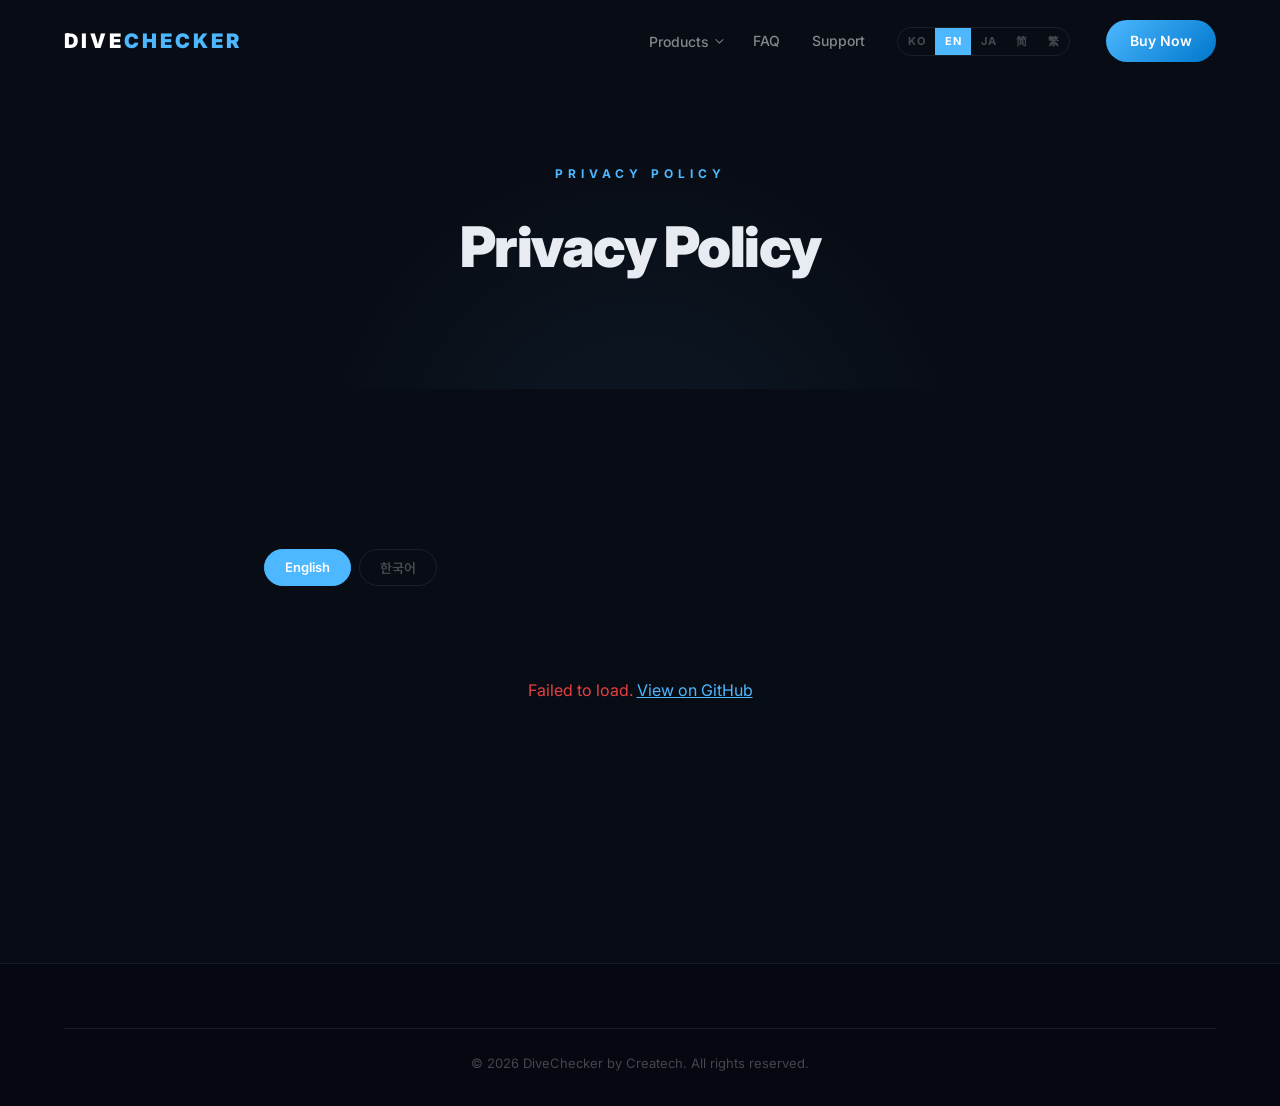
<file: website/privacy.html>
<!DOCTYPE html>
<html lang="en">
<head>
<meta charset="UTF-8">
<meta name="viewport" content="width=device-width, initial-scale=1.0">
<title>Privacy Policy — DiveChecker</title>
<meta name="description" content="DiveChecker privacy policy.">
<meta property="og:type" content="website">
<meta property="og:site_name" content="DiveChecker">
<meta property="og:locale" content="en_US">
<meta property="og:locale:alternate" content="ko_KR">
<meta property="og:locale:alternate" content="ja_JP">
<meta property="og:locale:alternate" content="zh_CN">
<meta property="og:locale:alternate" content="zh_TW">
<meta property="og:url" content="https://divechecker.createch.kr/privacy.html">
<meta property="og:title" content="Privacy Policy — DiveChecker">
<meta property="og:description" content="DiveChecker privacy policy.">
<meta property="og:image" content="https://divechecker.createch.kr/assets/images/og-divechecker.jpg">
<meta property="og:image:width" content="1200">
<meta property="og:image:height" content="630">
<meta property="og:image:alt" content="Privacy Policy — DiveChecker">
<meta name="twitter:card" content="summary_large_image">
<meta name="twitter:title" content="Privacy Policy — DiveChecker">
<meta name="twitter:description" content="DiveChecker privacy policy.">
<meta name="twitter:image" content="https://divechecker.createch.kr/assets/images/og-divechecker.jpg">
<link rel="canonical" href="https://divechecker.createch.kr/privacy.html">
<link rel="preconnect" href="https://fonts.googleapis.com">
<link rel="preconnect" href="https://fonts.gstatic.com" crossorigin>
<link href="https://fonts.googleapis.com/css2?family=Inter:wght@300;400;500;600;700;800;900&family=Noto+Sans+KR:wght@300;400;500;600;700;800;900&display=swap" rel="stylesheet">
<link rel="stylesheet" href="style.css">
<link rel="stylesheet" href="pages.css">
<style>
.privacy-content {
    max-width: 800px;
    margin: 0 auto;
    padding: 40px 24px 80px;
}
.privacy-content h1 {
    font-size: 32px;
    font-weight: 900;
    margin-bottom: 8px;
}
.privacy-content h2 {
    font-size: 22px;
    font-weight: 800;
    margin-top: 40px;
    margin-bottom: 12px;
    padding-bottom: 8px;
    border-bottom: 1px solid var(--border);
}
.privacy-content p {
    font-size: 15px;
    line-height: 1.8;
    color: var(--text-dim);
    margin-bottom: 16px;
}
.privacy-content strong { color: var(--text); font-weight: 600; }
.privacy-content ul, .privacy-content ol {
    padding-left: 24px;
    margin-bottom: 16px;
}
.privacy-content li {
    font-size: 15px;
    line-height: 1.8;
    color: var(--text-dim);
    margin-bottom: 6px;
}
.privacy-content a { color: var(--blue); text-decoration: underline; }
.privacy-lang-toggle {
    display: flex;
    gap: 8px;
    margin-bottom: 32px;
}
.privacy-lang-btn {
    padding: 8px 20px;
    border: 1px solid var(--border);
    border-radius: 60px;
    background: none;
    color: var(--text-muted);
    font-family: var(--font);
    font-size: 13px;
    font-weight: 600;
    cursor: pointer;
    transition: all 0.2s;
}
.privacy-lang-btn.active {
    background: var(--blue);
    color: #fff;
    border-color: var(--blue);
}
.privacy-loading {
    text-align: center;
    padding: 60px 0;
    color: var(--text-muted);
    font-size: 15px;
}
.privacy-error {
    text-align: center;
    padding: 60px 0;
    color: var(--red);
}
</style>
</head>
<body>

<!-- NAV -->
<nav class="nav scrolled" id="nav">
    <div class="nav-inner">
        <a href="index.html" class="nav-logo">
            <span class="logo-text">DIVE<span class="logo-accent">CHECKER</span></span>
        </a>
        <div class="nav-links">
            <div class="nav-dropdown">
                <button class="nav-dropdown-trigger" data-i18n="nav.products" aria-haspopup="true" aria-expanded="false">Products</button>
                <div class="nav-dropdown-menu">
                    <a href="index.html" class="nav-dropdown-item">
                        <span class="nav-dropdown-name" data-i18n="nav.product.divechecker">DiveChecker</span>
                        <span class="nav-dropdown-sub" data-i18n="nav.product.divechecker-sub">Real-time pressure sensor</span>
                    </a>
                    <a href="vent.html" class="nav-dropdown-item">
                        <span class="nav-dropdown-name" data-i18n="nav.product.vent">DiveChecker Vent</span>
                        <span class="nav-dropdown-sub" data-i18n="nav.product.vent-sub">Dry-land Mouthfill trainer</span>
                    </a>
                </div>
            </div>
            <a href="faq.html" data-i18n="nav.faq">FAQ</a>
            <a href="support.html" data-i18n="nav.support">Support</a>
            <a href="index.html#buy" class="nav-cta" data-i18n="nav.buy">Buy Now</a>
        </div>
        <button class="nav-hamburger" id="hamburger" aria-label="Open menu">
            <span></span><span></span><span></span>
        </button>
    </div>
</nav>
<div class="mobile-menu" id="mobileMenu">
    <div class="mobile-products-group">
        <div class="mobile-products-label" data-i18n="nav.products">Products</div>
        <a href="index.html" class="mobile-product-item">
            <span class="nav-dropdown-name" data-i18n="nav.product.divechecker">DiveChecker</span>
            <span class="nav-dropdown-sub" data-i18n="nav.product.divechecker-sub">Real-time pressure sensor</span>
        </a>
        <a href="vent.html" class="mobile-product-item">
            <span class="nav-dropdown-name" data-i18n="nav.product.vent">DiveChecker Vent</span>
            <span class="nav-dropdown-sub" data-i18n="nav.product.vent-sub">Dry-land Mouthfill trainer</span>
        </a>
    </div>
    <a href="faq.html" data-i18n="nav.faq">FAQ</a>
    <a href="support.html" data-i18n="nav.support">Support</a>
    <a href="index.html#buy" class="nav-cta" data-i18n="nav.buy">Buy Now</a>
</div>

<!-- PAGE HERO -->
<section class="page-hero">
    <div class="hero-bg"><div class="hero-glow"></div></div>
    <div class="container">
        <div class="page-hero-content reveal">
            <span class="section-label">PRIVACY POLICY</span>
            <h1 class="page-hero-title" data-i18n="footer.privacy">Privacy Policy</h1>
        </div>
    </div>
</section>

<!-- CONTENT -->
<section class="section section-dark">
    <div class="privacy-content">
        <div class="privacy-lang-toggle">
            <button class="privacy-lang-btn" data-privacy-lang="en">English</button>
            <button class="privacy-lang-btn" data-privacy-lang="ko">한국어</button>
        </div>
        <div id="privacyBody">
            <div class="privacy-loading">Loading...</div>
        </div>
    </div>
</section>

<!-- FOOTER (minimal) -->
<footer class="footer">
    <div class="footer-inner">
        <div class="footer-bottom">
            <p data-i18n="footer.copyright">© 2026 DiveChecker by Createch. All rights reserved.</p>
        </div>
    </div>
</footer>

<script src="i18n.js"></script>
<script src="script.js"></script>
<script>
const PRIVACY_URLS = {
    ko: 'https://raw.githubusercontent.com/kernalix7/DiveChecker/main/docs/PRIVACY_POLICY.ko.md',
    en: 'https://raw.githubusercontent.com/kernalix7/DiveChecker/main/docs/PRIVACY_POLICY.md'
};

// Simple markdown to HTML converter (no library needed)
function md2html(md) {
    return md
        // Remove language toggle line at top
        .replace(/^\[English\].*$/m, '')
        .replace(/^\[한국어\].*$/m, '')
        // Headers
        .replace(/^### (.+)$/gm, '<h3>$1</h3>')
        .replace(/^## (.+)$/gm, '<h2>$1</h2>')
        .replace(/^# (.+)$/gm, '')  // Remove h1 (page already has title)
        // Bold
        .replace(/\*\*(.+?)\*\*/g, '<strong>$1</strong>')
        // Links
        .replace(/\[([^\]]+)\]\(([^)]+)\)/g, '<a href="$2" target="_blank" rel="noopener">$1</a>')
        // Unordered list
        .replace(/^- (.+)$/gm, '<li>$1</li>')
        // Paragraphs (non-empty lines that aren't already tags)
        .split('\n\n')
        .map(block => {
            block = block.trim();
            if (!block) return '';
            if (block.startsWith('<h') || block.startsWith('<ul') || block.startsWith('<ol')) return block;
            if (block.includes('<li>')) return '<ul>' + block + '</ul>';
            return '<p>' + block.replace(/\n/g, '<br>') + '</p>';
        })
        .join('\n');
}

const LOADING_TEXT = { ko: '불러오는 중...', en: 'Loading...', ja: '読み込み中...', zh: '加载中...', tw: '載入中...' };
const ERROR_TEXT = {
    ko: ['불러오기 실패. ', 'GitHub에서 직접 확인'],
    en: ['Failed to load. ', 'View on GitHub'],
    ja: ['読み込みに失敗しました。', 'GitHubで確認'],
    zh: ['加载失败。', '在 GitHub 上查看'],
    tw: ['載入失敗。', '在 GitHub 上查看']
};

function privacyUiLang() {
    try {
        const v = localStorage.getItem('dc-lang-v2');
        if (v) return v;
    } catch {}
    return (document.documentElement.lang || 'en').split('-')[0];
}

function privacyDocLang() {
    const ui = privacyUiLang();
    return ui === 'ko' ? 'ko' : 'en';
}

async function loadPrivacy(lang) {
    const body = document.getElementById('privacyBody');
    const ui = privacyUiLang();
    const loading = LOADING_TEXT[ui] || LOADING_TEXT.en;
    body.innerHTML = '<div class="privacy-loading">' + loading + '</div>';

    try {
        const res = await fetch(PRIVACY_URLS[lang]);
        if (!res.ok) throw new Error(res.status);
        const md = await res.text();
        body.innerHTML = md2html(md);
    } catch (e) {
        const [msg, link] = ERROR_TEXT[ui] || ERROR_TEXT.en;
        body.innerHTML = '<div class="privacy-error">' + msg + '<a href="' + PRIVACY_URLS[lang] + '" target="_blank">' + link + '</a></div>';
    }
}

document.addEventListener('DOMContentLoaded', () => {
    const initial = privacyDocLang();
    loadPrivacy(initial);
    document.querySelectorAll('.privacy-lang-btn').forEach(b => {
        b.classList.toggle('active', b.dataset.privacyLang === initial);
    });

    document.querySelectorAll('.privacy-lang-btn').forEach(btn => {
        btn.addEventListener('click', () => {
            document.querySelectorAll('.privacy-lang-btn').forEach(b => b.classList.remove('active'));
            btn.classList.add('active');
            loadPrivacy(btn.dataset.privacyLang);
        });
    });
});
</script>
</body>
</html>
</file>
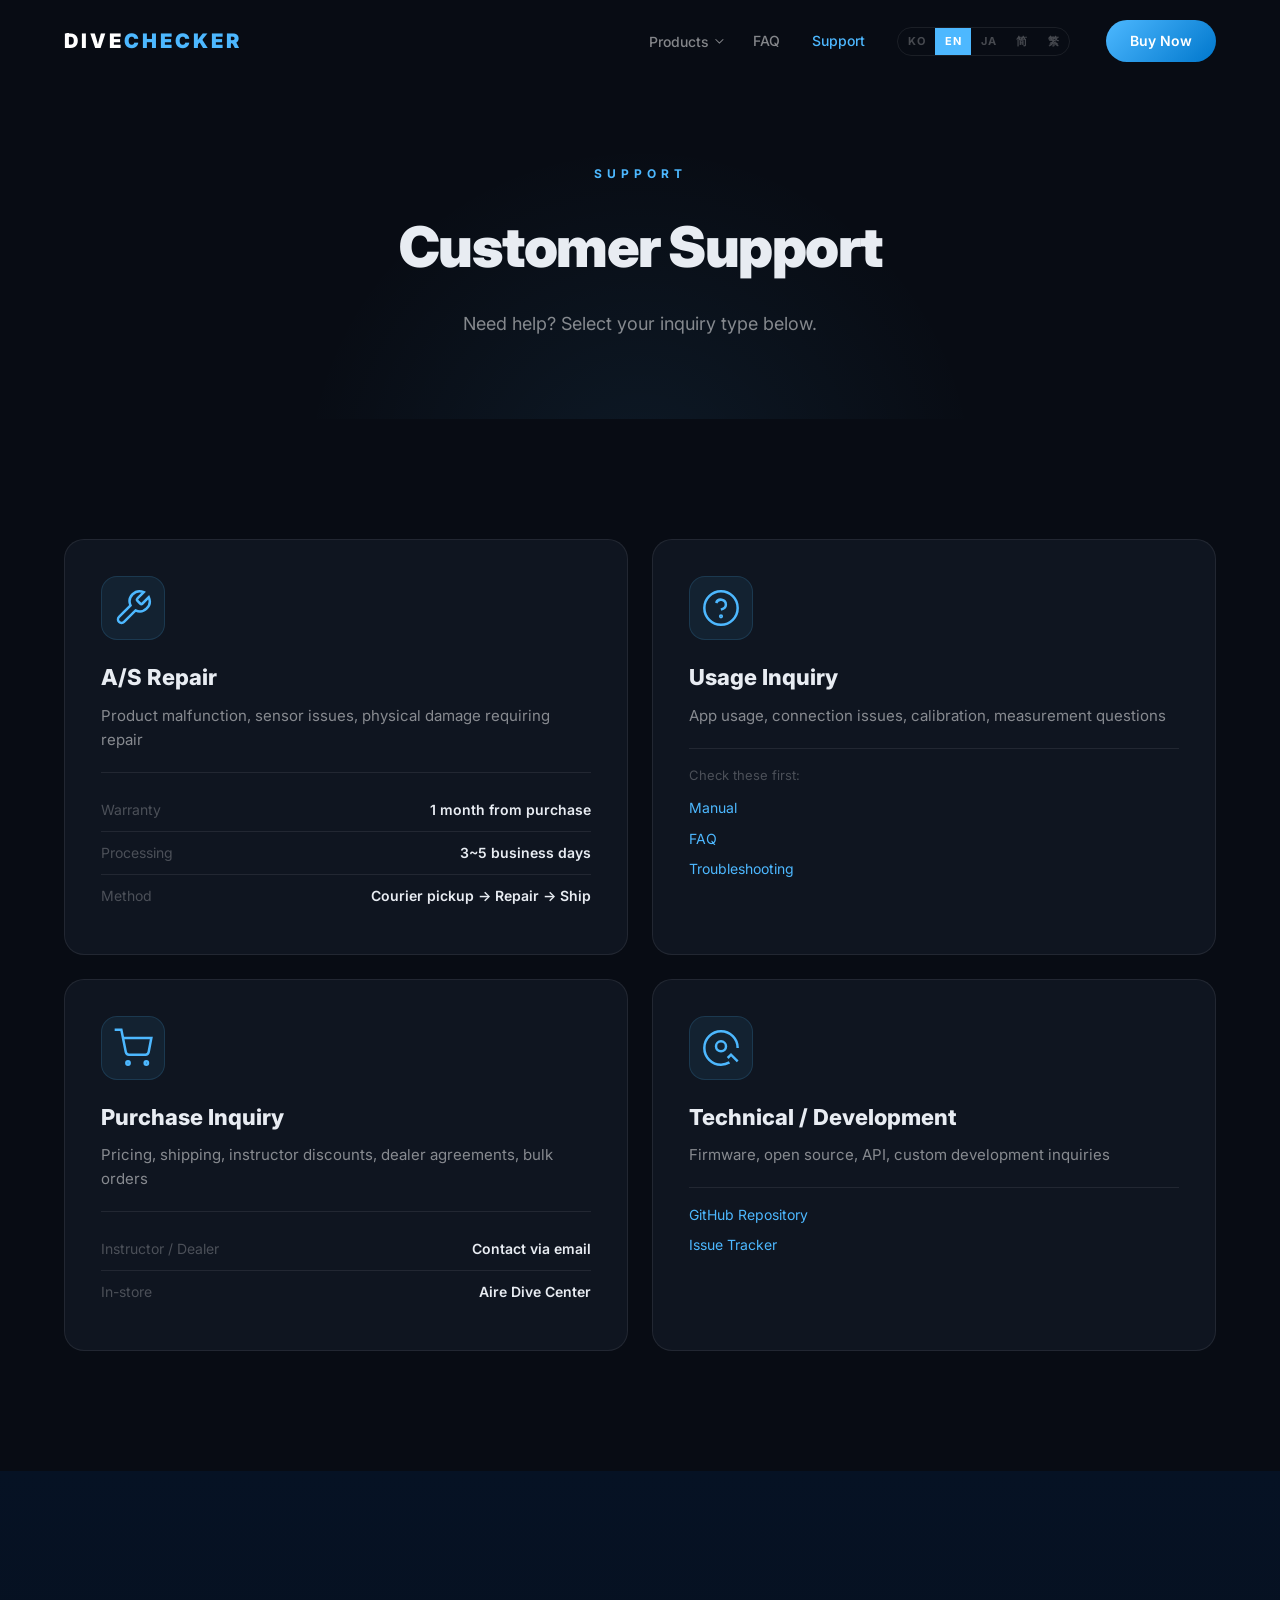
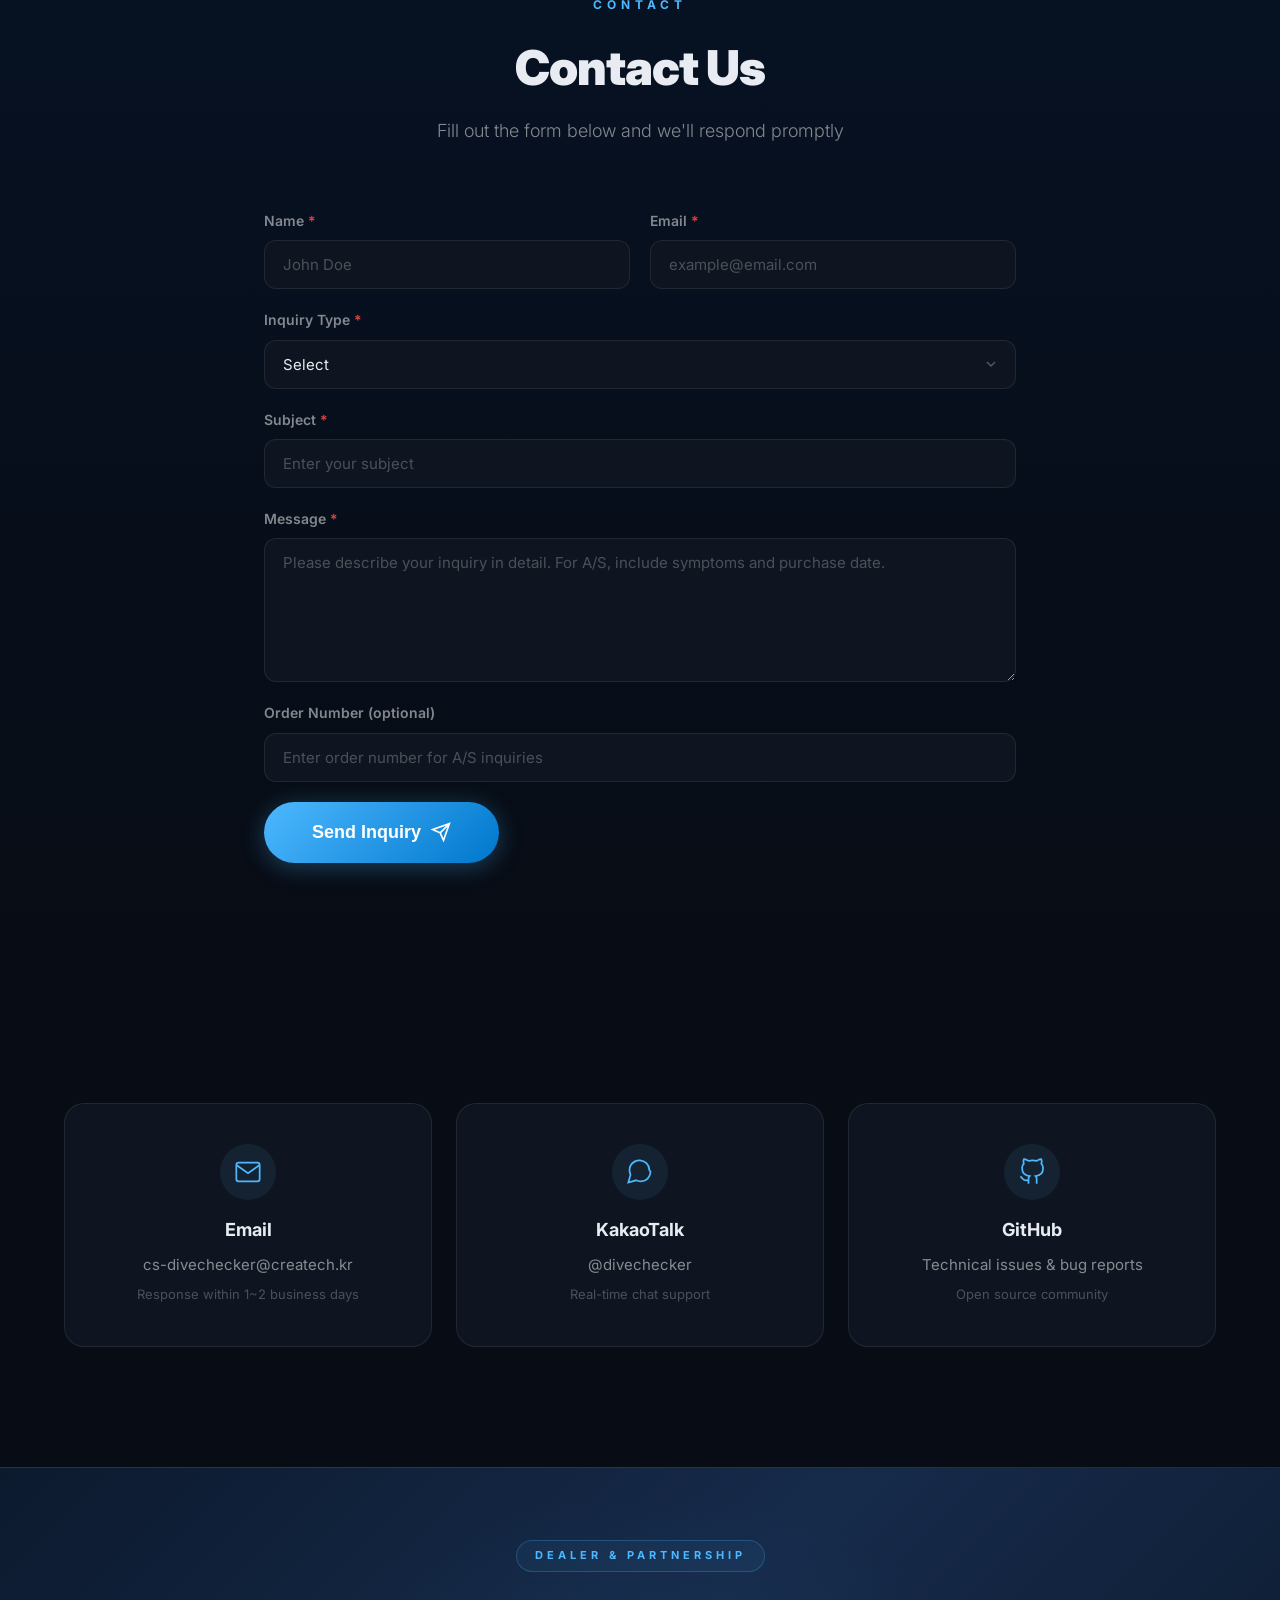
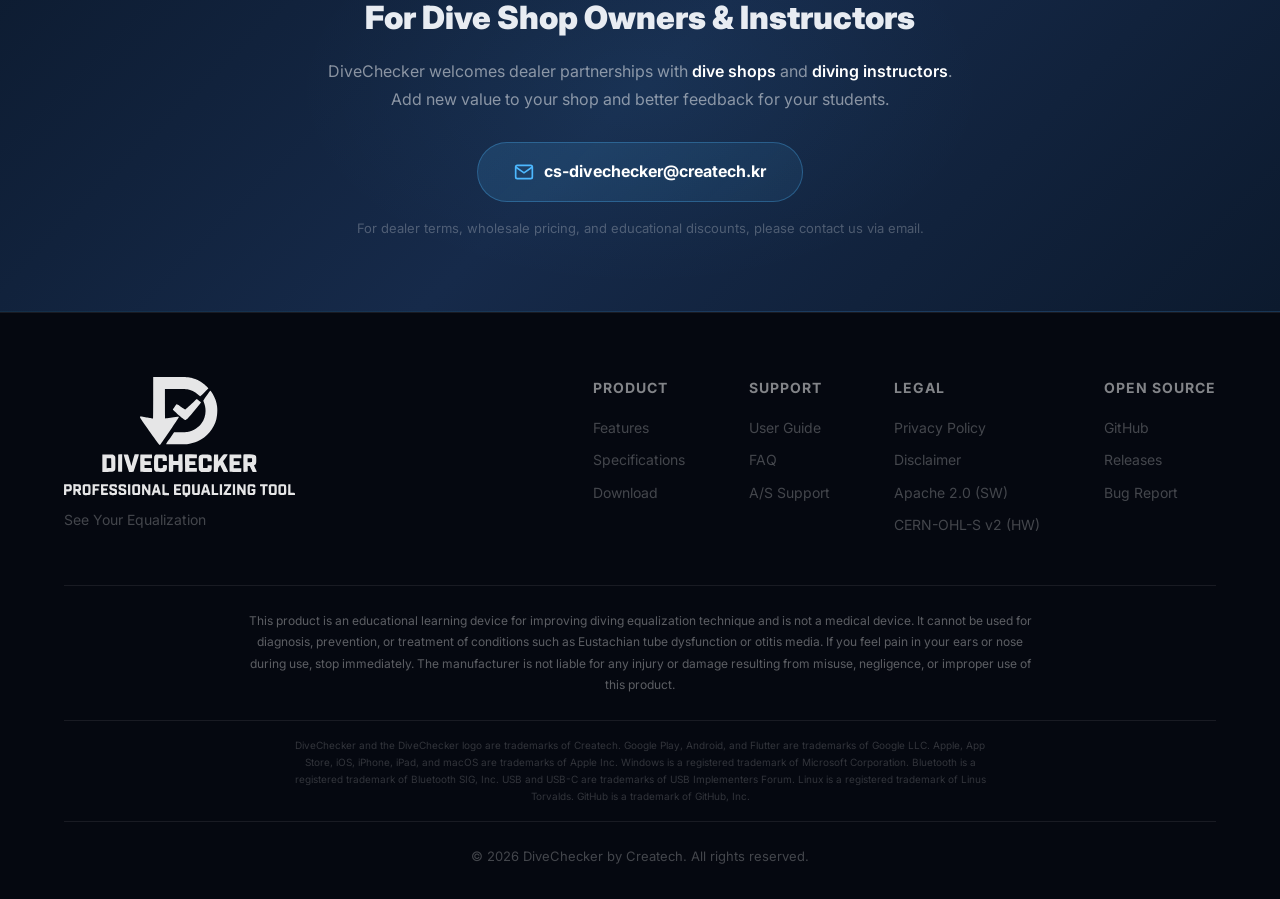
<file: website/support.html>
<!DOCTYPE html>
<html lang="en">
<head>
<meta charset="UTF-8">
<meta name="viewport" content="width=device-width, initial-scale=1.0">
<title>Support — DiveChecker</title>
<meta name="description" content="DiveChecker customer support. A/S inquiries, product questions, and technical support.">
<meta property="og:type" content="website">
<meta property="og:site_name" content="DiveChecker">
<meta property="og:locale" content="en_US">
<meta property="og:locale:alternate" content="ko_KR">
<meta property="og:locale:alternate" content="ja_JP">
<meta property="og:locale:alternate" content="zh_CN">
<meta property="og:locale:alternate" content="zh_TW">
<meta property="og:url" content="https://divechecker.createch.kr/support.html">
<meta property="og:title" content="Support — DiveChecker">
<meta property="og:description" content="DiveChecker customer support. A/S inquiries, product questions, and technical support.">
<meta property="og:image" content="https://divechecker.createch.kr/assets/images/og-divechecker.jpg">
<meta property="og:image:width" content="1200">
<meta property="og:image:height" content="630">
<meta property="og:image:alt" content="Support — DiveChecker">
<meta name="twitter:card" content="summary_large_image">
<meta name="twitter:title" content="Support — DiveChecker">
<meta name="twitter:description" content="Customer support for DiveChecker.">
<meta name="twitter:image" content="https://divechecker.createch.kr/assets/images/og-divechecker.jpg">
<link rel="canonical" href="https://divechecker.createch.kr/support.html">
<link rel="preconnect" href="https://fonts.googleapis.com">
<link rel="preconnect" href="https://fonts.gstatic.com" crossorigin>
<link href="https://fonts.googleapis.com/css2?family=Inter:wght@300;400;500;600;700;800;900&family=Noto+Sans+KR:wght@300;400;500;600;700;800;900&display=swap" rel="stylesheet">
<link rel="stylesheet" href="style.css">
<link rel="stylesheet" href="pages.css">
</head>
<body>

<!-- NAV -->
<nav class="nav scrolled" id="nav">
    <div class="nav-inner">
        <a href="index.html" class="nav-logo">
            <span class="logo-text">DIVE<span class="logo-accent">CHECKER</span></span>
        </a>
        <div class="nav-links">
            <div class="nav-dropdown">
                <button class="nav-dropdown-trigger" data-i18n="nav.products" aria-haspopup="true" aria-expanded="false">Products</button>
                <div class="nav-dropdown-menu">
                    <a href="index.html" class="nav-dropdown-item">
                        <span class="nav-dropdown-name" data-i18n="nav.product.divechecker">DiveChecker</span>
                        <span class="nav-dropdown-sub" data-i18n="nav.product.divechecker-sub">Real-time pressure sensor</span>
                    </a>
                    <a href="vent.html" class="nav-dropdown-item">
                        <span class="nav-dropdown-name" data-i18n="nav.product.vent">DiveChecker Vent</span>
                        <span class="nav-dropdown-sub" data-i18n="nav.product.vent-sub">Dry-land Mouthfill trainer</span>
                    </a>
                </div>
            </div>
            <a href="faq.html" data-i18n="nav.faq">FAQ</a>
            <a href="support.html" class="nav-active" data-i18n="nav.support">Support</a>
            <a href="index.html#buy" class="nav-cta" data-i18n="nav.buy">Buy Now</a>
        </div>
        <button class="nav-hamburger" id="hamburger" aria-label="Open menu">
            <span></span><span></span><span></span>
        </button>
    </div>
</nav>
<div class="mobile-menu" id="mobileMenu">
    <div class="mobile-products-group">
        <div class="mobile-products-label" data-i18n="nav.products">Products</div>
        <a href="index.html" class="mobile-product-item">
            <span class="nav-dropdown-name" data-i18n="nav.product.divechecker">DiveChecker</span>
            <span class="nav-dropdown-sub" data-i18n="nav.product.divechecker-sub">Real-time pressure sensor</span>
        </a>
        <a href="vent.html" class="mobile-product-item">
            <span class="nav-dropdown-name" data-i18n="nav.product.vent">DiveChecker Vent</span>
            <span class="nav-dropdown-sub" data-i18n="nav.product.vent-sub">Dry-land Mouthfill trainer</span>
        </a>
    </div>
    <a href="faq.html" data-i18n="nav.faq">FAQ</a>
    <a href="support.html" data-i18n="nav.support">Support</a>
    <a href="index.html#buy" class="nav-cta" data-i18n="nav.buy">Buy Now</a>
</div>


<!-- PAGE HERO -->
<section class="page-hero">
    <div class="hero-bg"><div class="hero-glow"></div></div>
    <div class="container">
        <div class="page-hero-content reveal">
            <span class="section-label">SUPPORT</span>
            <h1 class="page-hero-title" data-i18n="support.page-title">Customer Support</h1>
            <p class="page-hero-desc" data-i18n="support.page-desc">Need help? Select your inquiry type below.</p>
        </div>
    </div>
</section>


<!-- SUPPORT OPTIONS -->
<section class="section section-dark">
    <div class="container">
        <div class="support-grid reveal">
            <div class="support-card">
                <div class="support-icon">
                    <svg width="40" height="40" viewBox="0 0 24 24" fill="none" stroke="currentColor" stroke-width="1.5">
                        <path d="M14.7 6.3a1 1 0 000 1.4l1.6 1.6a1 1 0 001.4 0l3.77-3.77a6 6 0 01-7.94 7.94l-6.91 6.91a2.12 2.12 0 01-3-3l6.91-6.91a6 6 0 017.94-7.94l-3.76 3.76z"/>
                    </svg>
                </div>
                <h3 data-i18n="support.as-title">A/S Repair</h3>
                <p data-i18n="support.as-desc">Product malfunction, sensor issues, physical damage requiring repair</p>
                <div class="support-detail">
                    <div class="support-info-row">
                        <span class="info-label" data-i18n="support.as-warranty">Warranty</span>
                        <span class="info-value" data-i18n="support.as-warranty-val">1 month from purchase</span>
                    </div>
                    <div class="support-info-row">
                        <span class="info-label" data-i18n="support.as-time">Processing</span>
                        <span class="info-value" data-i18n="support.as-time-val">3~5 business days</span>
                    </div>
                    <div class="support-info-row">
                        <span class="info-label" data-i18n="support.as-method">Method</span>
                        <span class="info-value" data-i18n="support.as-method-val">Courier pickup → Repair → Ship</span>
                    </div>
                </div>
            </div>

            <div class="support-card">
                <div class="support-icon">
                    <svg width="40" height="40" viewBox="0 0 24 24" fill="none" stroke="currentColor" stroke-width="1.5">
                        <circle cx="12" cy="12" r="10"/><path d="M9.09 9a3 3 0 015.83 1c0 2-3 3-3 3"/><circle cx="12" cy="17" r=".5"/>
                    </svg>
                </div>
                <h3 data-i18n="support.usage-title">Usage Inquiry</h3>
                <p data-i18n="support.usage-desc">App usage, connection issues, calibration, measurement questions</p>
                <div class="support-detail">
                    <p class="support-hint" data-i18n="support.usage-hint">Check these first:</p>
                    <div class="support-quick-links">
                        <a href="index.html#manual" data-i18n="nav.manual">Manual</a>
                        <a href="faq.html">FAQ</a>
                        <a href="index.html#manual" data-i18n="support.troubleshoot">Troubleshooting</a>
                    </div>
                </div>
            </div>

            <div class="support-card">
                <div class="support-icon">
                    <svg width="40" height="40" viewBox="0 0 24 24" fill="none" stroke="currentColor" stroke-width="1.5">
                        <circle cx="9" cy="21" r="1"/><circle cx="20" cy="21" r="1"/><path d="M1 1h4l2.68 13.39a2 2 0 002 1.61h9.72a2 2 0 002-1.61L23 6H6"/>
                    </svg>
                </div>
                <h3 data-i18n="support.purchase-title">Purchase Inquiry</h3>
                <p data-i18n="support.purchase-desc">Pricing, shipping, instructor discounts, dealer agreements, bulk orders</p>
                <div class="support-detail">
                    <div class="support-info-row">
                        <span class="info-label" data-i18n="support.purchase-dealer">Instructor / Dealer</span>
                        <span class="info-value" data-i18n="support.purchase-dealer-val">Contact via email</span>
                    </div>
                    <div class="support-info-row">
                        <span class="info-label" data-i18n="support.purchase-store">In-store</span>
                        <span class="info-value" data-i18n="support.purchase-store-val">Aire Dive Center</span>
                    </div>
                </div>
            </div>

            <div class="support-card">
                <div class="support-icon">
                    <svg width="40" height="40" viewBox="0 0 24 24" fill="none" stroke="currentColor" stroke-width="1.5">
                        <path d="M16 18l2-2 4 4"/><circle cx="12" cy="11" r="3"/><path d="M22 12c0-5.523-4.477-10-10-10S2 6.477 2 12s4.477 10 10 10c1.85 0 3.583-.502 5.07-1.378"/>
                    </svg>
                </div>
                <h3 data-i18n="support.tech-title">Technical / Development</h3>
                <p data-i18n="support.tech-desc">Firmware, open source, API, custom development inquiries</p>
                <div class="support-detail">
                    <div class="support-quick-links">
                        <a href="https://github.com/kernalix7/divechecker" target="_blank" rel="noopener">GitHub Repository</a>
                        <a href="https://github.com/kernalix7/divechecker/issues" target="_blank" rel="noopener">Issue Tracker</a>
                    </div>
                </div>
            </div>
        </div>
    </div>
</section>


<!-- CONTACT FORM -->
<section class="section section-gradient" id="contact">
    <div class="container container-narrow">
        <div class="section-header reveal">
            <span class="section-label">CONTACT</span>
            <h2 class="section-title" data-i18n="support.contact-title">Contact Us</h2>
            <p class="section-sub" data-i18n="support.contact-sub">Fill out the form below and we'll respond promptly</p>
        </div>

        <form class="contact-form reveal" id="contactForm" onsubmit="return handleSubmit(event)">
            <div class="form-row">
                <div class="form-group">
                    <label for="name"><span data-i18n="support.form-name">Name</span> <span class="required">*</span></label>
                    <input type="text" id="name" name="name" required placeholder="John Doe"  data-i18n="support.form-name-ph" data-i18n-attr="placeholder">
                </div>
                <div class="form-group">
                    <label for="email"><span data-i18n="support.form-email">Email</span> <span class="required">*</span></label>
                    <input type="email" id="email" name="email" required placeholder="example@email.com">
                </div>
            </div>

            <div class="form-group">
                <label for="category"><span data-i18n="support.form-category">Inquiry Type</span> <span class="required">*</span></label>
                <select id="category" name="category" required>
                    <option value="" data-i18n="support.form-category-default">Select</option>
                    <option value="as" data-i18n="support.form-category-as">A/S Repair</option>
                    <option value="usage" data-i18n="support.form-category-usage">Usage Inquiry</option>
                    <option value="purchase" data-i18n="support.form-category-purchase">Purchase Inquiry</option>
                    <option value="instructor" data-i18n="support.form-category-instructor">Instructor / Dealer Inquiry</option>
                    <option value="tech" data-i18n="support.form-category-tech">Technical / Development</option>
                    <option value="other" data-i18n="support.form-category-other">Other</option>
                </select>
            </div>

            <div class="form-group">
                <label for="subject"><span data-i18n="support.form-subject">Subject</span> <span class="required">*</span></label>
                <input type="text" id="subject" name="subject" required placeholder="Enter your subject"  data-i18n="support.form-subject-ph" data-i18n-attr="placeholder">
            </div>

            <div class="form-group">
                <label for="message"><span data-i18n="support.form-message">Message</span> <span class="required">*</span></label>
                <textarea id="message" name="message" rows="6" required placeholder="Please describe your inquiry in detail. For A/S, include symptoms and purchase date."  data-i18n="support.form-message-ph" data-i18n-attr="placeholder"></textarea>
            </div>

            <div class="form-group">
                <label for="orderId"><span data-i18n="support.form-order">Order Number (optional)</span></label>
                <input type="text" id="orderId" name="orderId" placeholder="Enter order number for A/S inquiries"  data-i18n="support.form-order-ph" data-i18n-attr="placeholder">
            </div>

            <button type="submit" class="btn btn-primary btn-lg form-submit">
                <span data-i18n="support.form-submit">Send Inquiry</span>
                <svg width="20" height="20" viewBox="0 0 24 24" fill="none" stroke="currentColor" stroke-width="2"><path d="M22 2L11 13"/><path d="M22 2l-7 20-4-9-9-4 20-7z"/></svg>
            </button>
        </form>

        <!-- Success message (hidden by default) -->
        <div class="form-success" id="formSuccess" style="display: none;">
            <div class="success-icon">
                <svg width="64" height="64" viewBox="0 0 24 24" fill="none" stroke="var(--blue)" stroke-width="1.5"><circle cx="12" cy="12" r="10"/><polyline points="16 8 10 16 7 13"/></svg>
            </div>
            <h3 data-i18n="support.success-title">Inquiry Submitted</h3>
            <p data-i18n="support.success-desc">We'll respond as soon as possible.<br>A confirmation email has been sent — please check your inbox.</p>
            <a href="index.html" class="btn btn-ghost" style="margin-top: 24px;">
                <span data-i18n="support.success-btn">Back to Home</span>
            </a>
        </div>
    </div>
</section>


<!-- ADDITIONAL CONTACT INFO -->
<section class="section section-dark">
    <div class="container">
        <div class="contact-info-grid reveal">
            <div class="contact-info-card">
                <div class="contact-info-icon">
                    <svg width="28" height="28" viewBox="0 0 24 24" fill="none" stroke="currentColor" stroke-width="1.5"><path d="M4 4h16c1.1 0 2 .9 2 2v12c0 1.1-.9 2-2 2H4c-1.1 0-2-.9-2-2V6c0-1.1.9-2 2-2z"/><polyline points="22,6 12,13 2,6"/></svg>
                </div>
                <h4 data-i18n="support.email-title">Email</h4>
                <p>cs-divechecker@createch.kr</p>
                <span class="contact-info-sub" data-i18n="support.email-sub">Response within 1~2 business days</span>
            </div>
            <div class="contact-info-card">
                <div class="contact-info-icon">
                    <svg width="28" height="28" viewBox="0 0 24 24" fill="none" stroke="currentColor" stroke-width="1.5"><path d="M21 11.5a8.38 8.38 0 01-.9 3.8 8.5 8.5 0 01-7.6 4.7 8.38 8.38 0 01-3.8-.9L2 21l1.9-6.7a8.38 8.38 0 01-.9-3.8 8.5 8.5 0 014.7-7.6 8.38 8.38 0 013.8-.9h.5a8.48 8.48 0 018 8v.5z"/></svg>
                </div>
                <h4 data-i18n="support.kakao-title">KakaoTalk</h4>
                <p>@divechecker</p>
                <span class="contact-info-sub" data-i18n="support.kakao-sub">Real-time chat support</span>
            </div>
            <div class="contact-info-card">
                <div class="contact-info-icon">
                    <svg width="28" height="28" viewBox="0 0 24 24" fill="none" stroke="currentColor" stroke-width="1.5"><path d="M9 19c-5 1.5-5-2.5-7-3m14 6v-3.87a3.37 3.37 0 00-.94-2.61c3.14-.35 6.44-1.54 6.44-7A5.44 5.44 0 0020 4.77 5.07 5.07 0 0019.91 1S18.73.65 16 2.48a13.38 13.38 0 00-7 0C6.27.65 5.09 1 5.09 1A5.07 5.07 0 005 4.77a5.44 5.44 0 00-1.5 3.78c0 5.42 3.3 6.61 6.44 7A3.37 3.37 0 009 18.13V22"/></svg>
                </div>
                <h4>GitHub</h4>
                <p data-i18n="support.github-desc">Technical issues & bug reports</p>
                <span class="contact-info-sub" data-i18n="support.github-sub">Open source community</span>
            </div>
        </div>
    </div>
</section>


<!-- DEALER BANNER -->
<section class="dealer-banner">
    <div class="dealer-inner">
        <div class="dealer-badge">DEALER &amp; PARTNERSHIP</div>
        <h3 class="dealer-title" data-i18n="dealer.title">For Dive Shop Owners & Instructors</h3>
        <p class="dealer-desc" data-i18n="dealer.desc">DiveChecker welcomes dealer partnerships with <strong>dive shops</strong> and <strong>diving instructors</strong>.<br>Add new value to your shop and better feedback for your students.</p>
        <div class="dealer-cta">
            <a href="mailto:cs-divechecker@createch.kr" class="btn btn-dealer">
                <svg width="20" height="20" viewBox="0 0 24 24" fill="none" stroke="currentColor" stroke-width="2"><path d="M4 4h16c1.1 0 2 .9 2 2v12c0 1.1-.9 2-2 2H4c-1.1 0-2-.9-2-2V6c0-1.1.9-2 2-2z"/><polyline points="22,6 12,13 2,6"/></svg>
                <span>cs-divechecker@createch.kr</span>
            </a>
        </div>
        <p class="dealer-note" data-i18n="dealer.note">For dealer terms, wholesale pricing, and educational discounts, please contact us via email.</p>
    </div>
</section>

<!-- FOOTER -->
<footer class="footer">
    <div class="footer-inner">
        <div class="footer-top">
            <div class="footer-brand">
                <img src="assets/images/logo-divechecker.svg" alt="DiveChecker" class="footer-logo-img">
                <p class="footer-tagline" data-i18n="footer.tagline">See Your Equalization</p>
            </div>
            <div class="footer-links">
                <div class="footer-col">
                    <h4>Product</h4>
                    <a href="index.html#features">Features</a>
                    <a href="index.html#specs">Specifications</a>
                    <a href="index.html#download">Download</a>
                </div>
                <div class="footer-col">
                    <h4>Support</h4>
                    <a href="index.html#manual" data-i18n="footer.guide">User Guide</a>
                    <a href="faq.html">FAQ</a>
                    <a href="support.html" data-i18n="footer.as">A/S Support</a>
                </div>
                <div class="footer-col">
                    <h4>Legal</h4>
                    <a href="privacy.html" data-i18n="footer.privacy">Privacy Policy</a>
                    <a href="disclaimer.html" data-i18n="footer.disclaimer-link">Disclaimer</a>
                    <a href="https://opensource.org/licenses/Apache-2.0" target="_blank" rel="noopener">Apache 2.0 (SW)</a>
                    <a href="https://ohwr.org/cern_ohl_s_v2.txt" target="_blank" rel="noopener">CERN-OHL-S v2 (HW)</a>
                </div>
                <div class="footer-col">
                    <h4>Open Source</h4>
                    <a href="https://github.com/kernalix7/divechecker" target="_blank" rel="noopener">GitHub</a>
                    <a href="https://github.com/kernalix7/divechecker/releases" target="_blank" rel="noopener">Releases</a>
                    <a href="https://github.com/kernalix7/divechecker/issues" target="_blank" rel="noopener">Bug Report</a>
                </div>
            </div>
        </div>
        <div class="footer-disclaimer">
            <p data-i18n="footer.disclaimer">This product is an educational learning device for improving diving equalization technique and is not a medical device. It cannot be used for diagnosis, prevention, or treatment of conditions such as Eustachian tube dysfunction or otitis media. If you feel pain in your ears or nose during use, stop immediately. The manufacturer is not liable for any injury or damage resulting from misuse, negligence, or improper use of this product.</p>
        </div>
        <div class="footer-trademarks">
            <p data-i18n="footer.trademarks">DiveChecker and the DiveChecker logo are trademarks of Createch. Google Play, Android, and Flutter are trademarks of Google LLC. Apple, App Store, iOS, iPhone, iPad, and macOS are trademarks of Apple Inc. Windows is a registered trademark of Microsoft Corporation. Bluetooth is a registered trademark of Bluetooth SIG, Inc. USB and USB-C are trademarks of USB Implementers Forum. Linux is a registered trademark of Linus Torvalds. GitHub is a trademark of GitHub, Inc.</p>
        </div>
        <div class="footer-bottom">
            <p data-i18n="footer.copyright">© 2026 DiveChecker by Createch. All rights reserved.</p>
        </div>
    </div>
</footer>

<script src="i18n.js"></script>
<script src="script.js"></script>
<script>
function handleSubmit(e) {
    e.preventDefault();
    var name = document.getElementById('name').value;
    var email = document.getElementById('email').value;
    var category = document.getElementById('category').value;
    var subject = document.getElementById('subject').value;
    var message = document.getElementById('message').value;
    var orderId = document.getElementById('orderId').value;
    var lang = (typeof getLang === 'function') ? getLang() : 'en';
    var labels = { ko: ['주문번호', '회신 이메일'], en: ['Order ID', 'Reply Email'], ja: ['注文番号', '返信メール'], zh: ['订单号', '回复邮箱'], tw: ['訂單號', '回覆郵箱'] };
    var lb = labels[lang] || labels.en;
    var body = '[' + category + '] ' + name + '\n\n' + message;
    if (orderId) body += '\n\n' + lb[0] + ': ' + orderId;
    body += '\n\n' + lb[1] + ': ' + email;
    var mailtoUrl = 'mailto:cs-divechecker@createch.kr'
        + '?subject=' + encodeURIComponent(subject)
        + '&body=' + encodeURIComponent(body);
    window.location.href = mailtoUrl;
    return false;
}
</script>
</body>
</html>
</file>
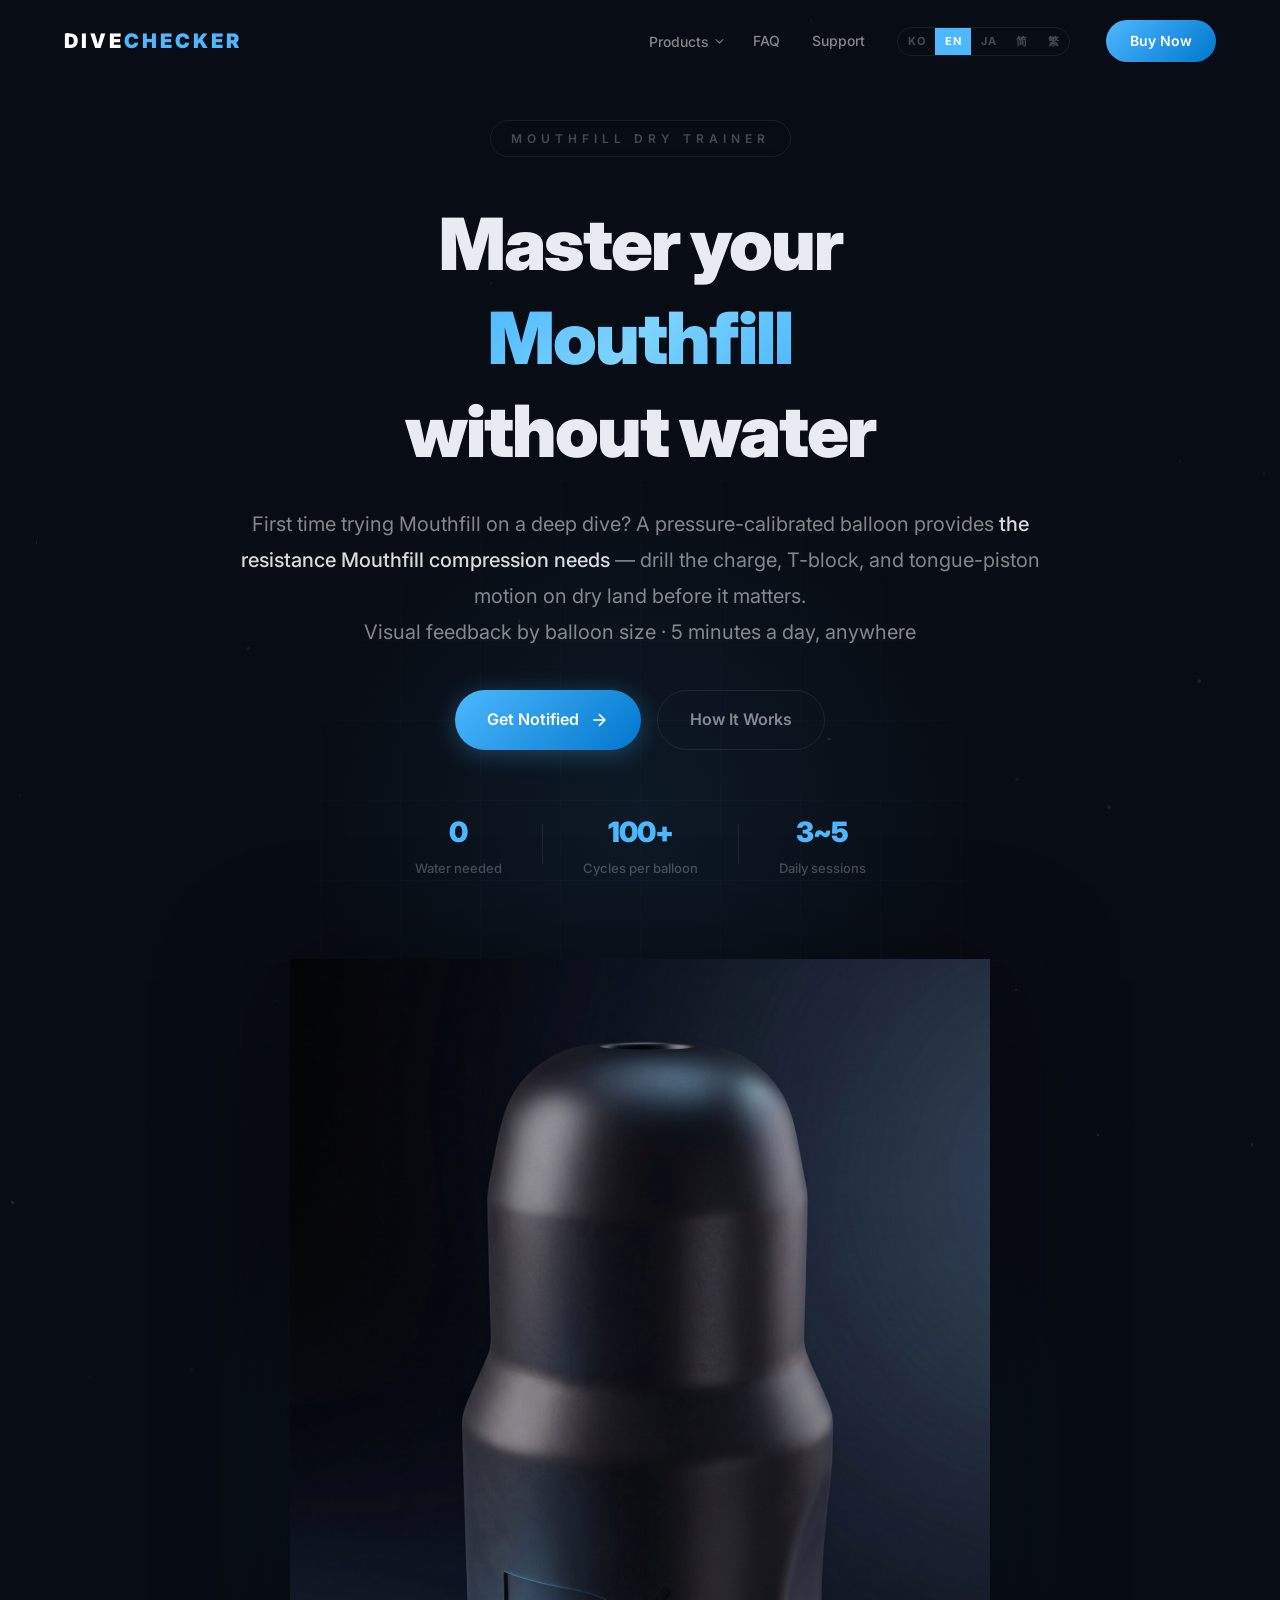
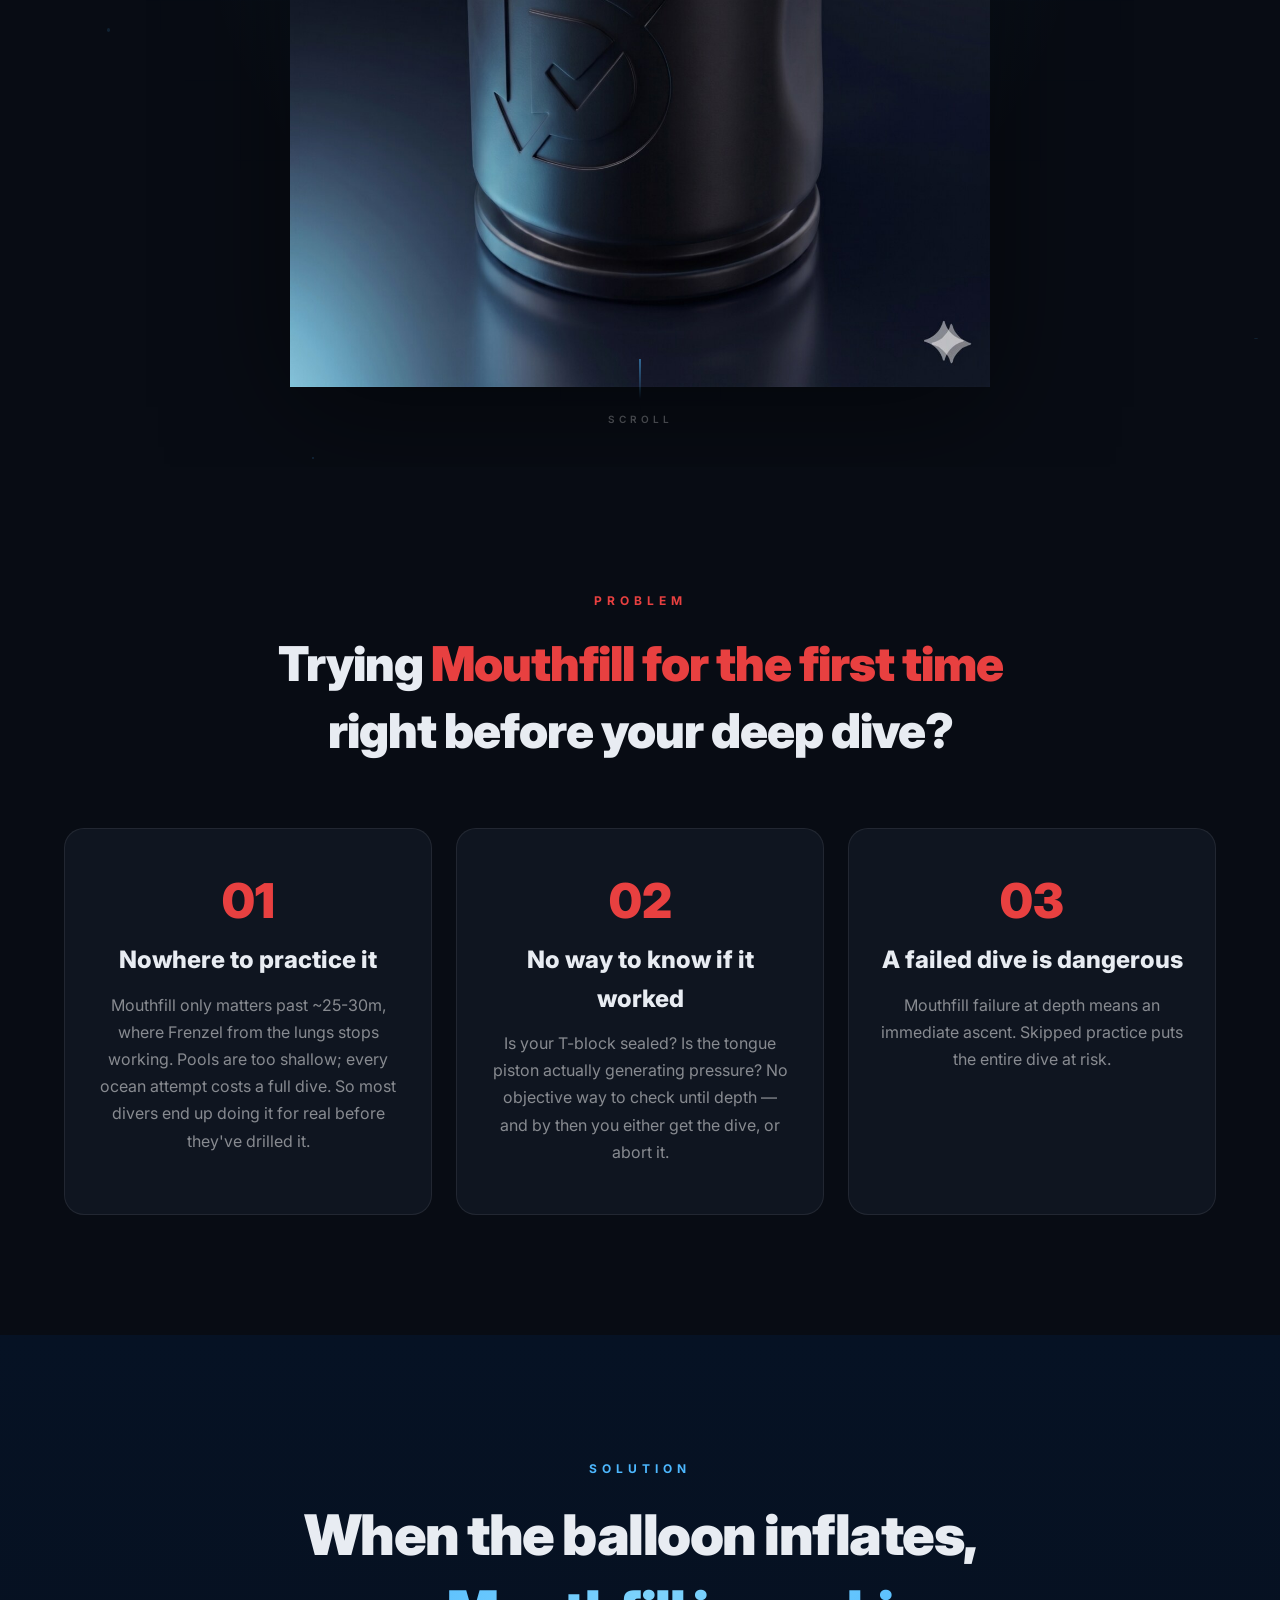
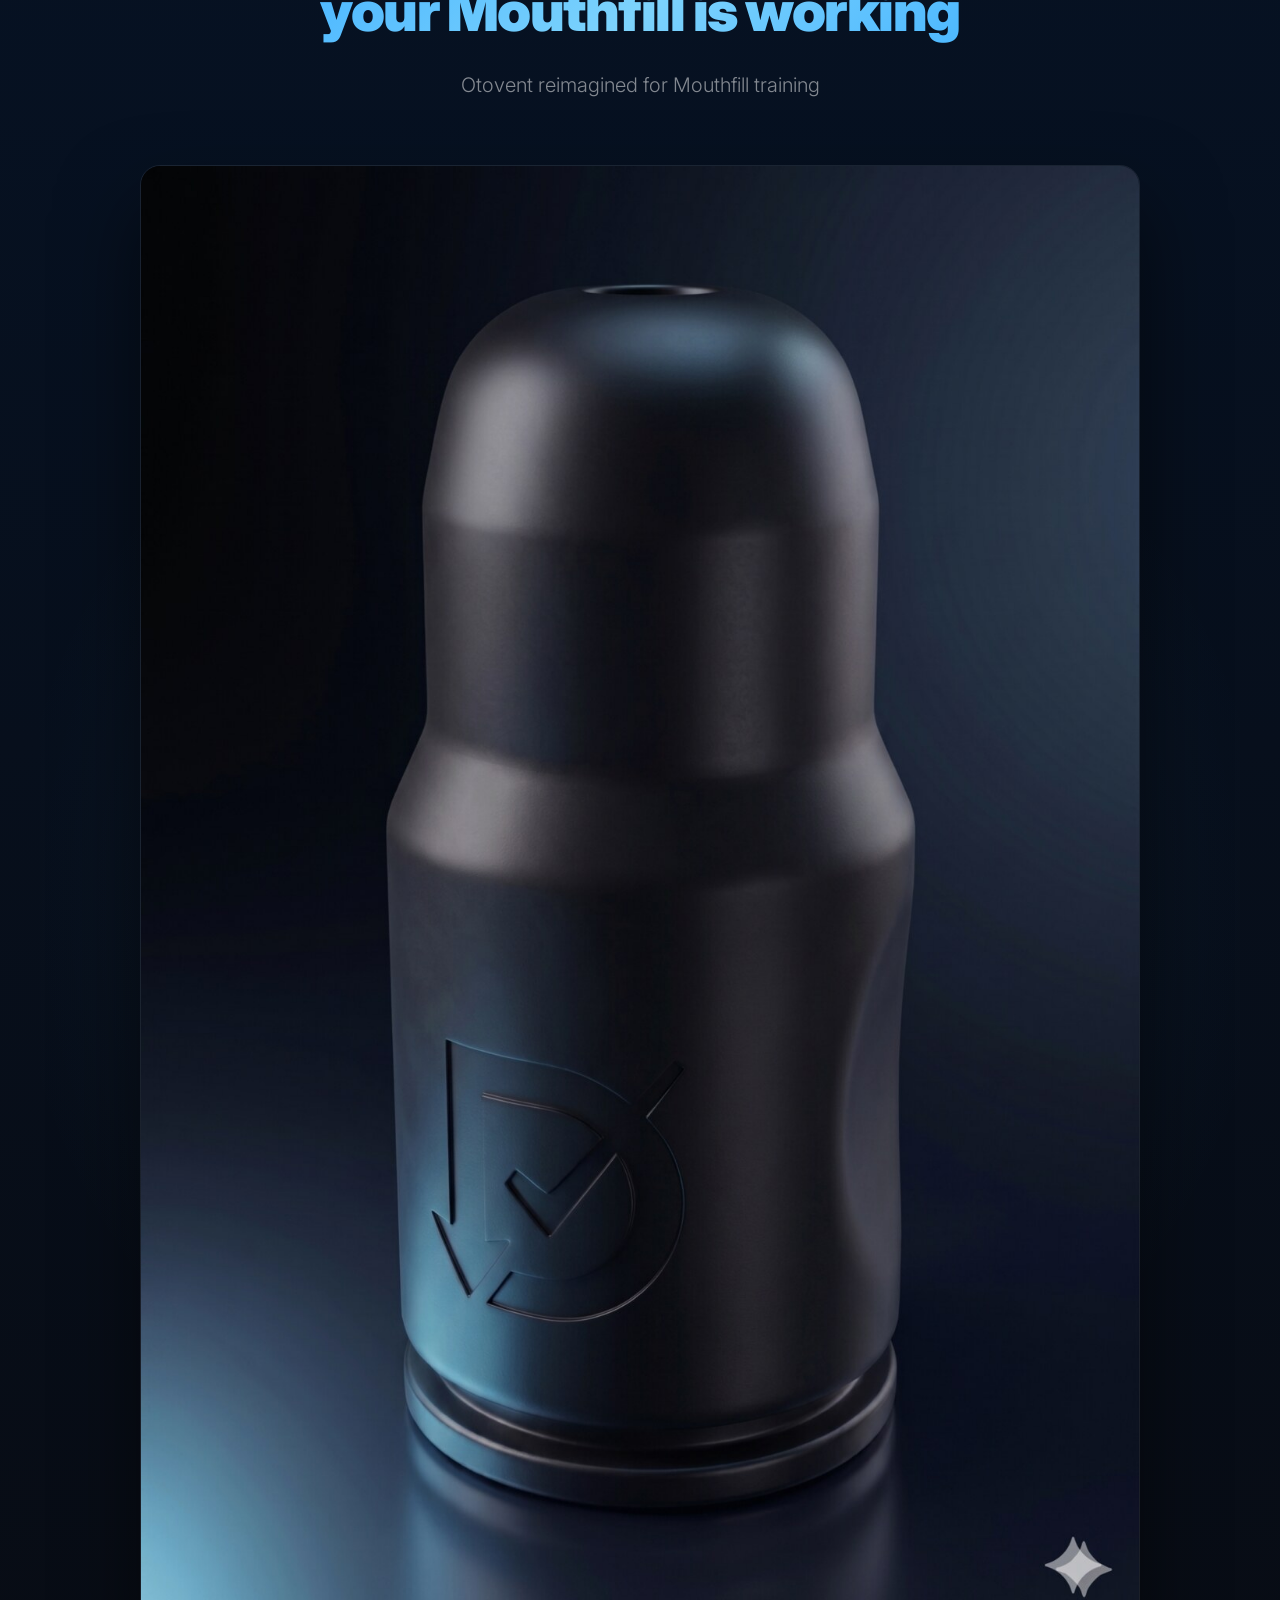
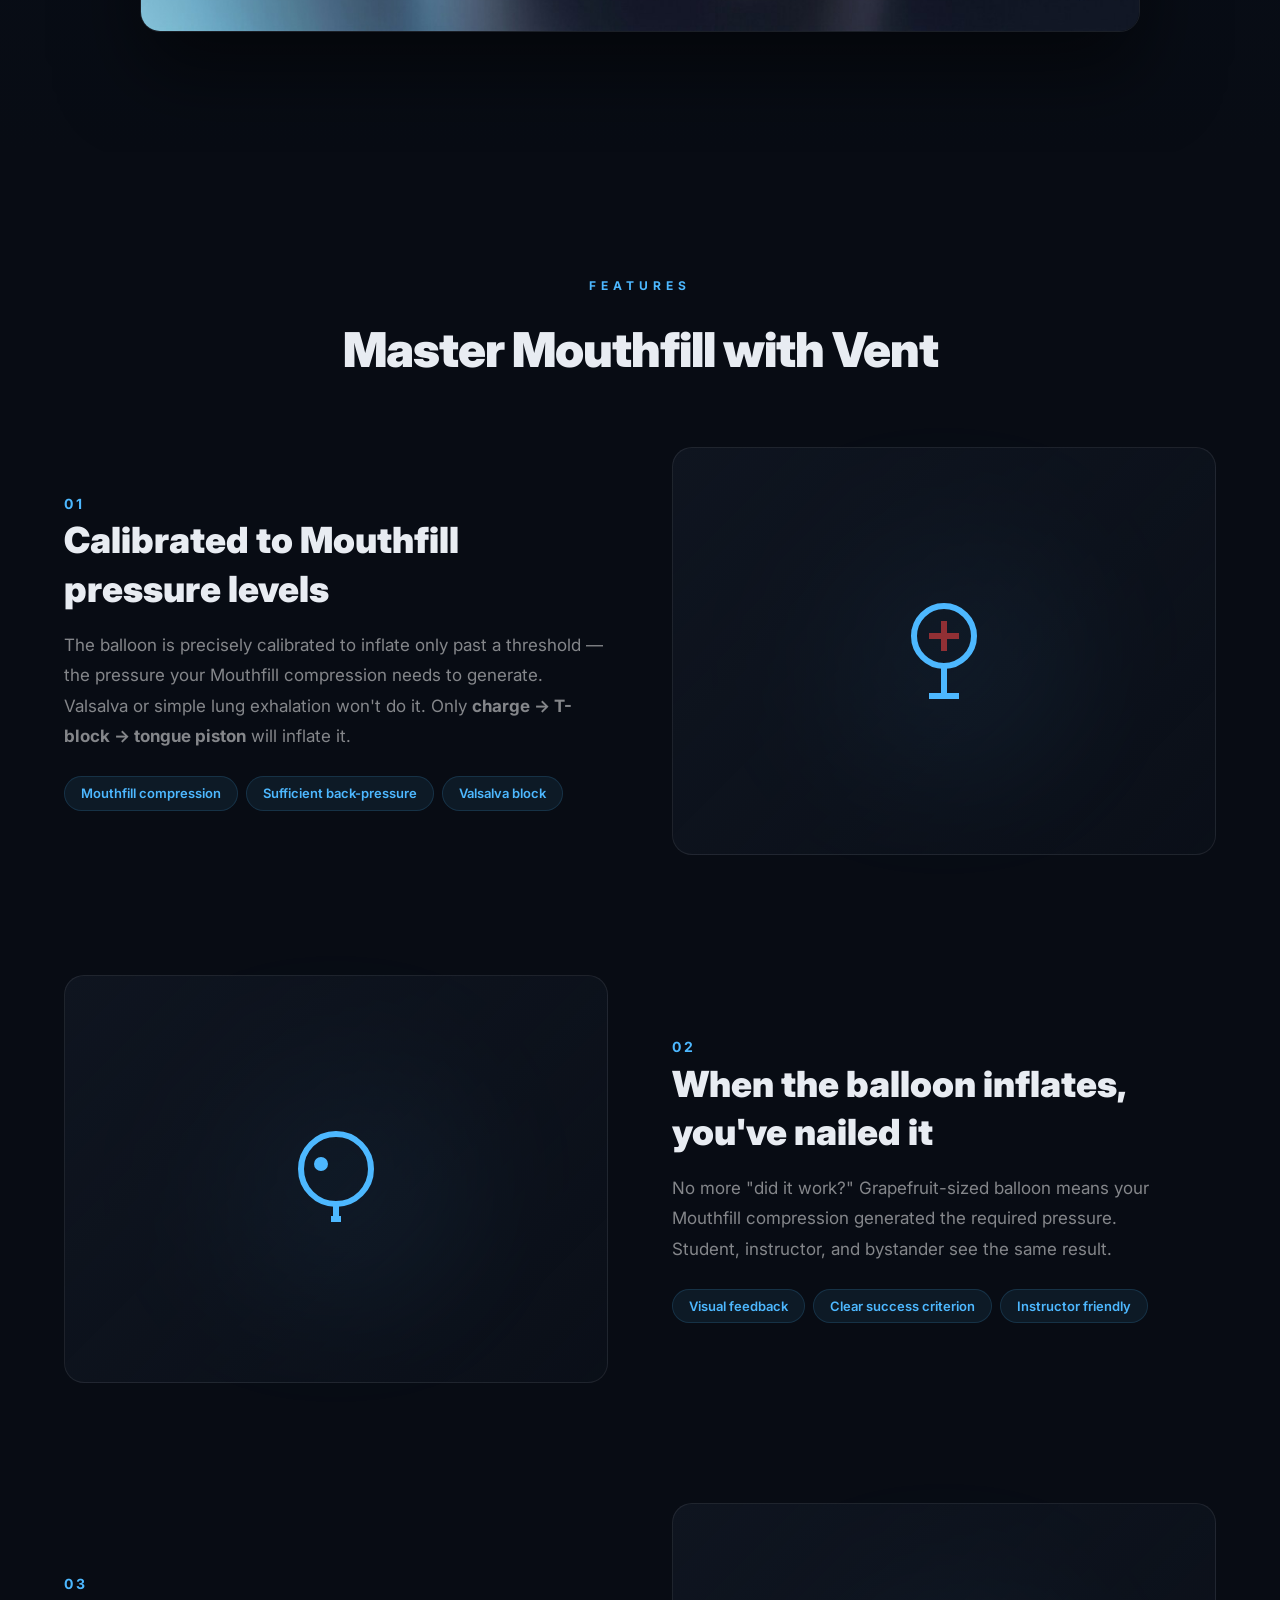
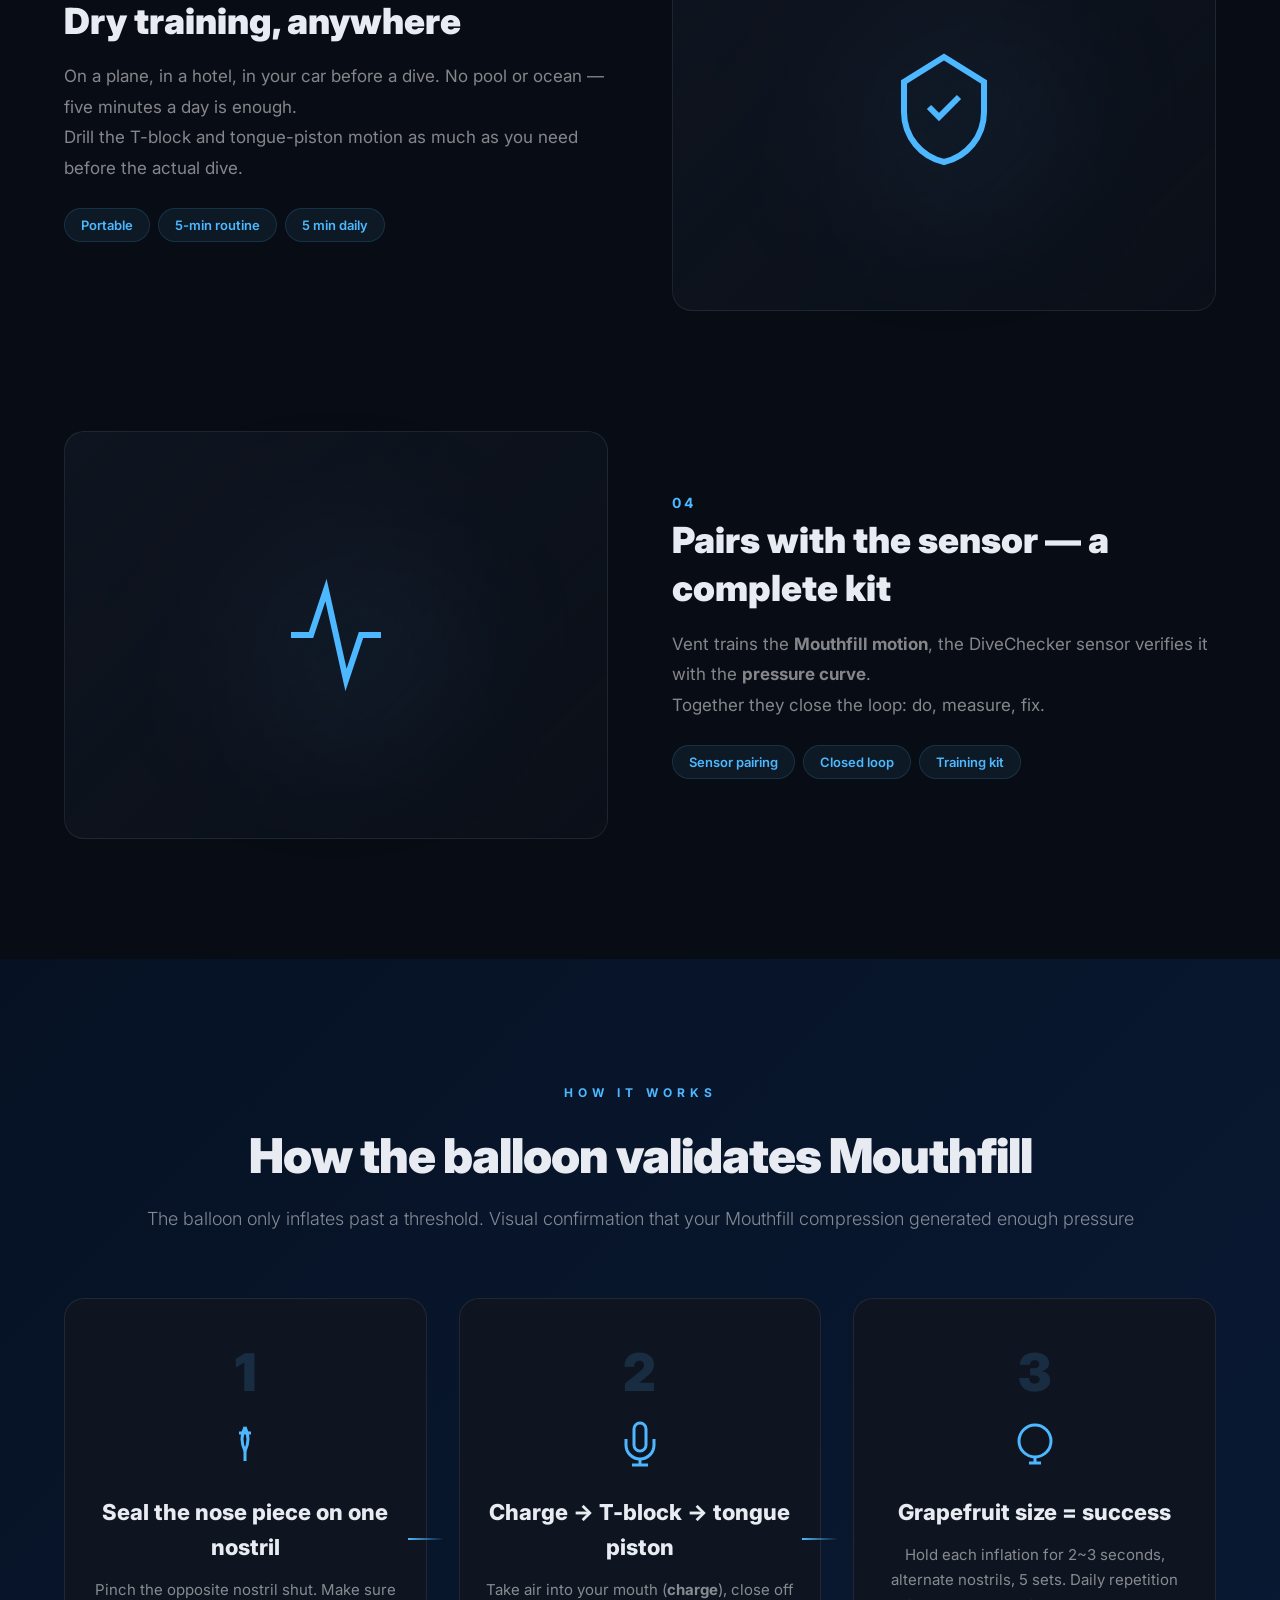
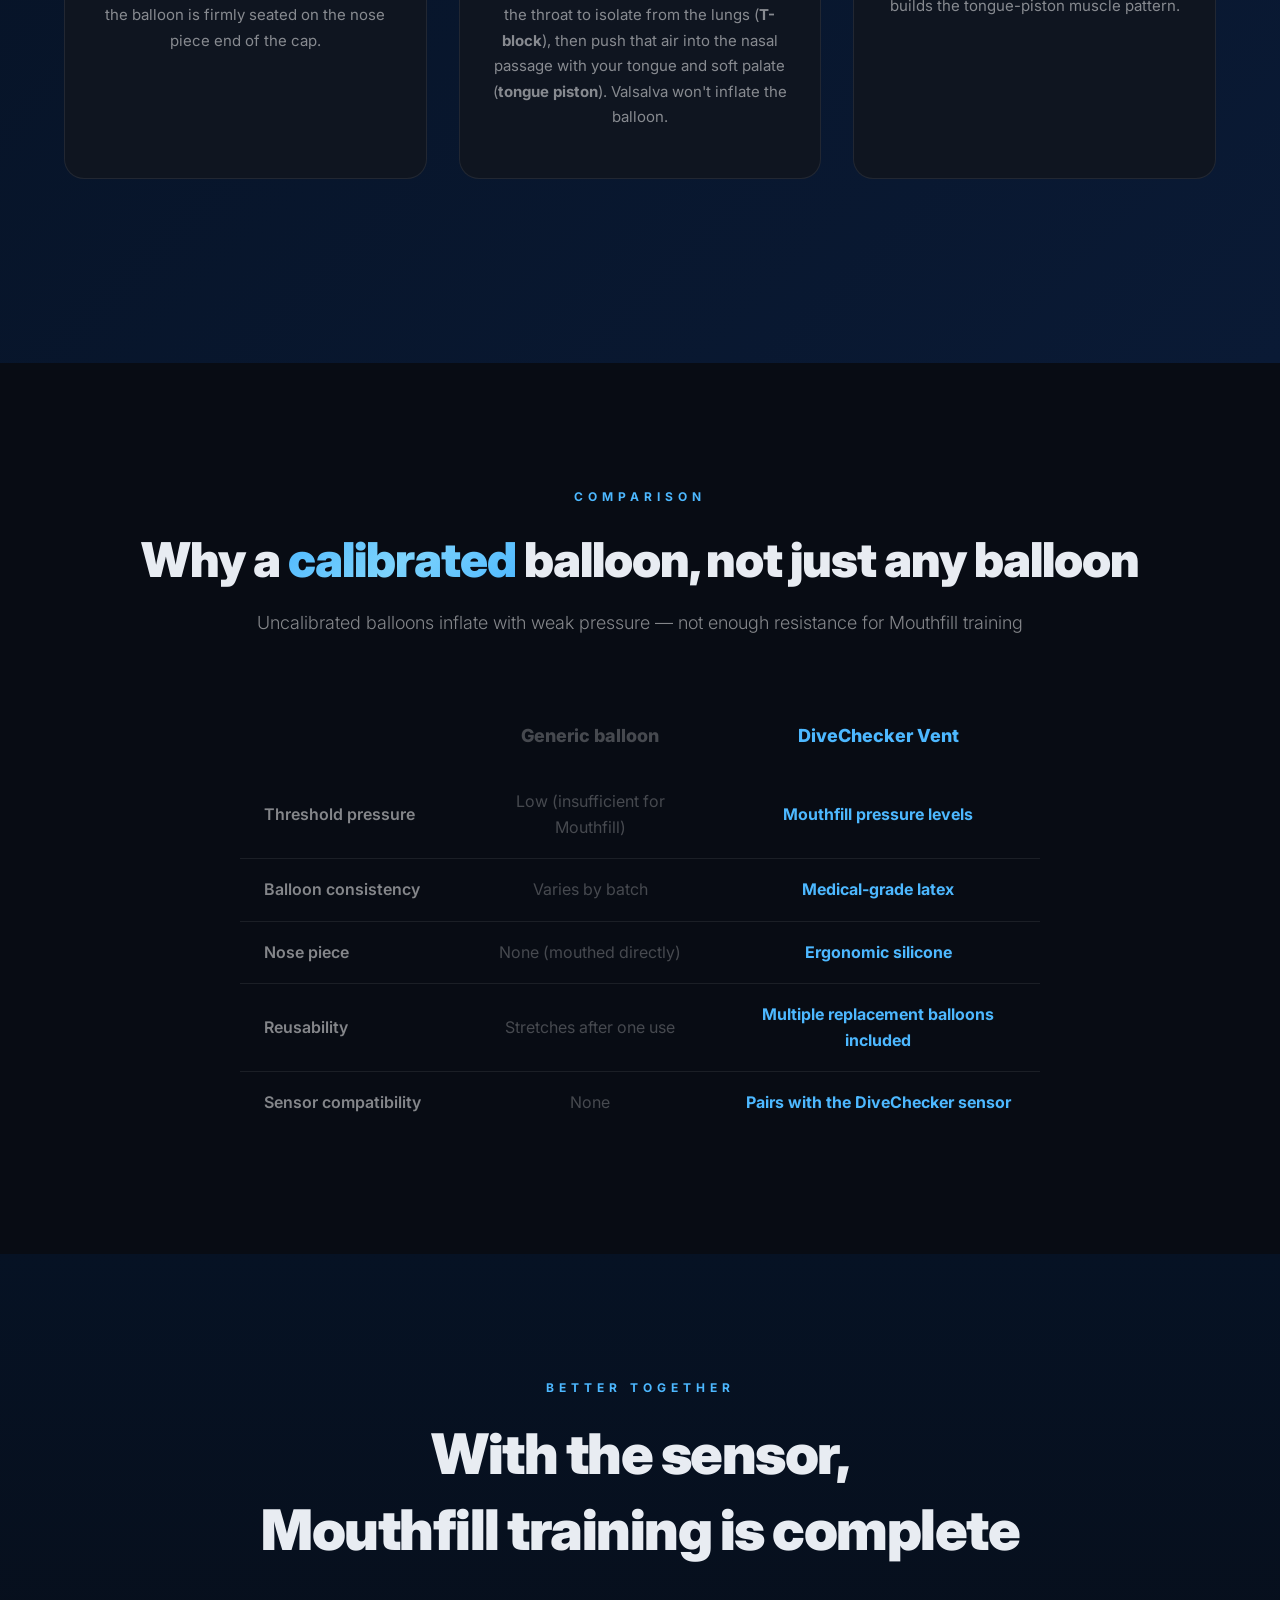
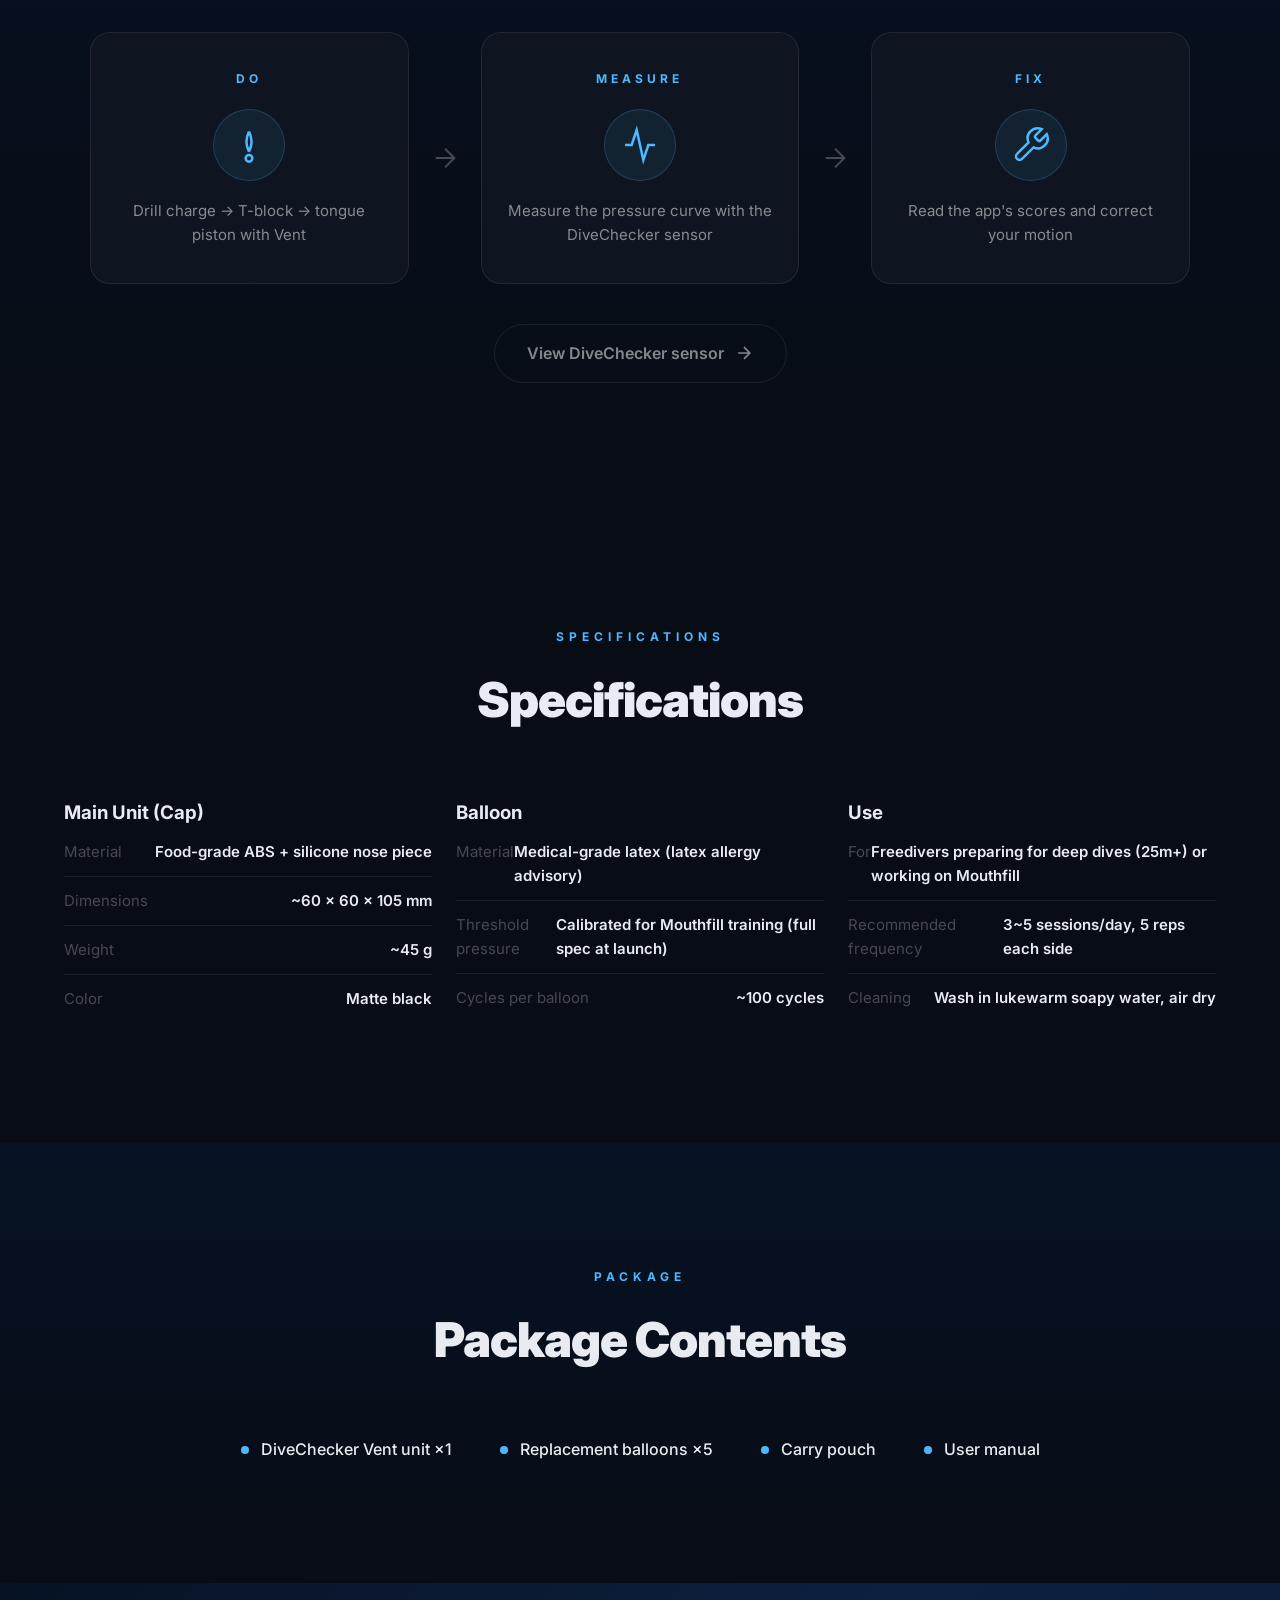
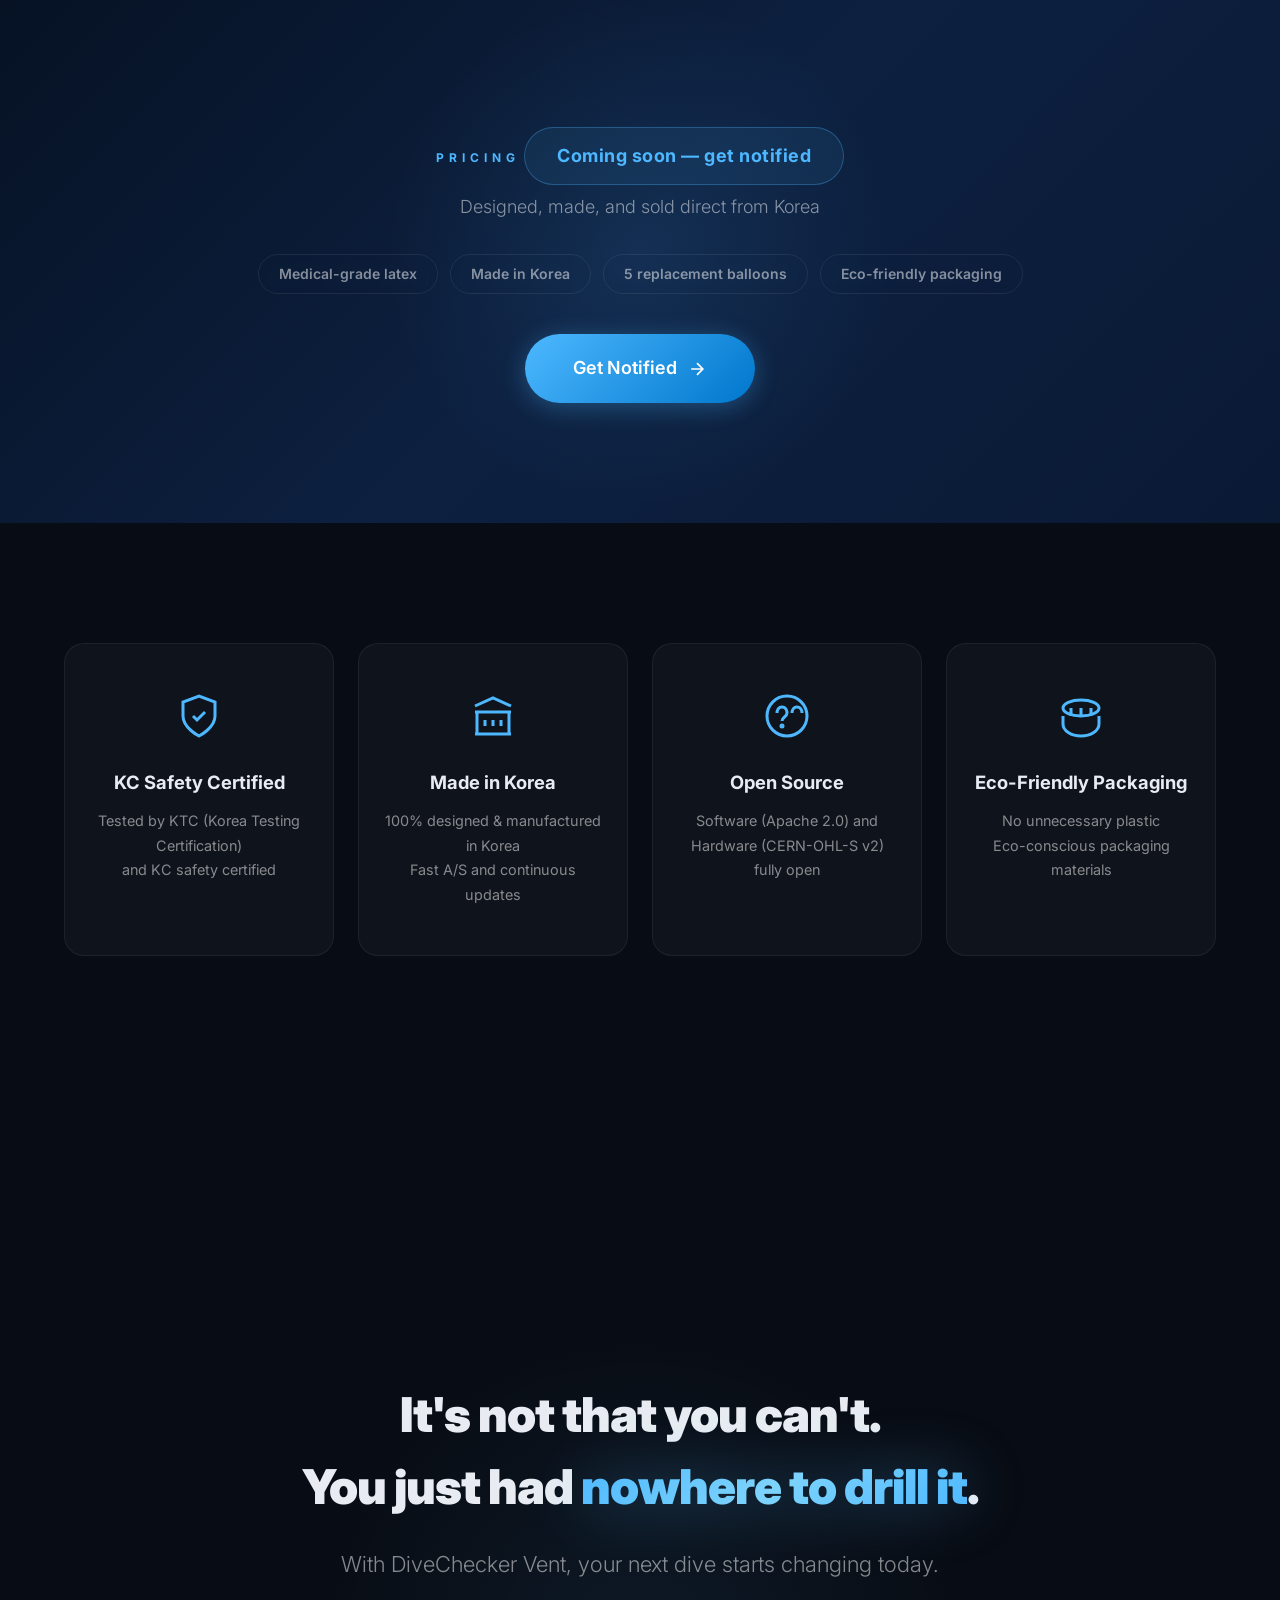
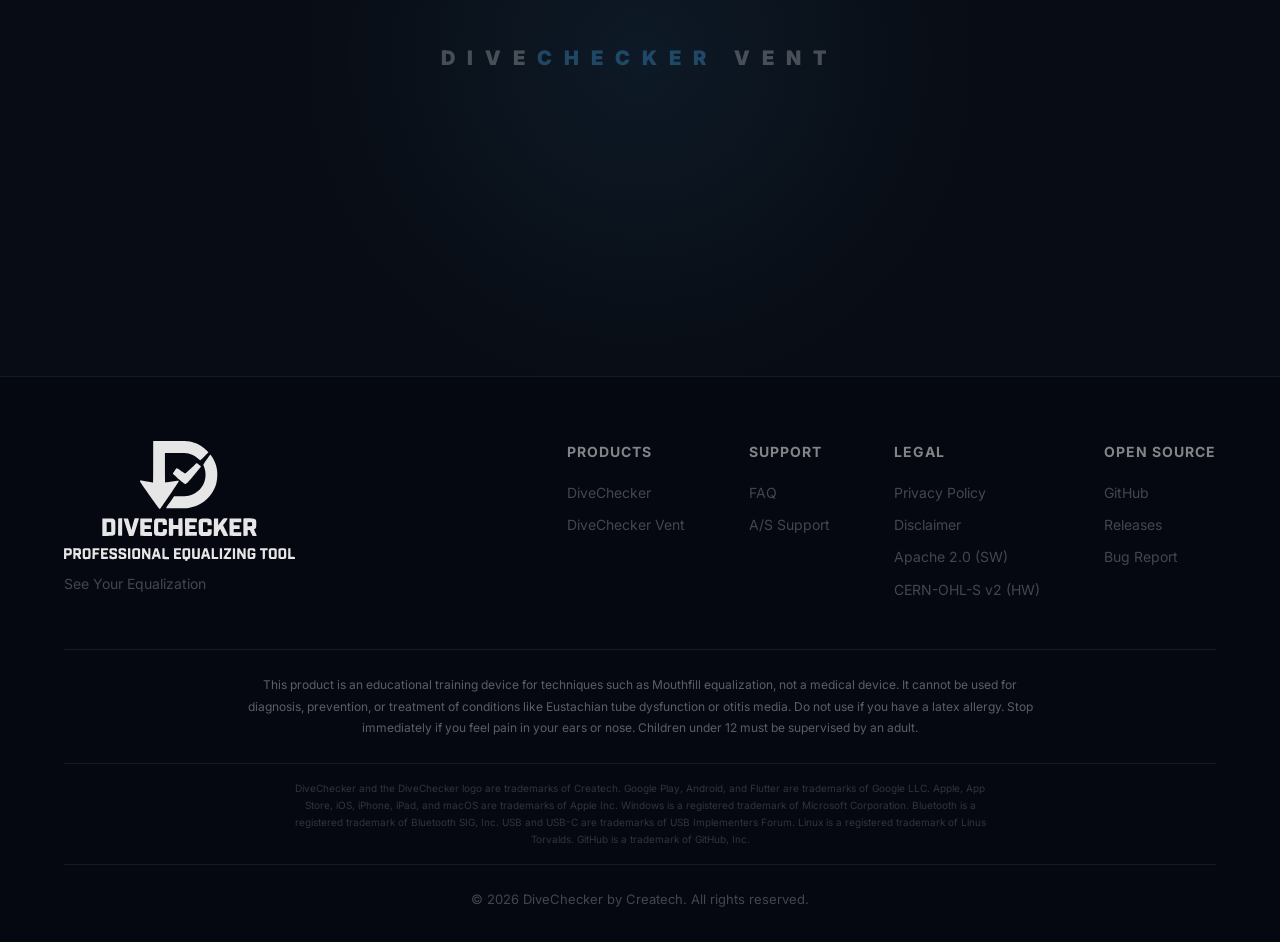
<file: website/vent.html>
<!DOCTYPE html>
<html lang="en">
<head>
<meta charset="UTF-8">
<meta name="viewport" content="width=device-width, initial-scale=1.0">
<title data-i18n-title="vent.page-title">DiveChecker Vent — Dry-Land Mouthfill Trainer</title>
<meta name="description" content="DiveChecker Vent — A dry-land Mouthfill trainer. A pressure-calibrated balloon simulates the resistance you face at depth, so freedivers can master Mouthfill technique on dry land before it matters underwater.">
<meta property="og:type" content="website">
<meta property="og:site_name" content="DiveChecker">
<meta property="og:locale" content="en_US">
<meta property="og:locale:alternate" content="ko_KR">
<meta property="og:locale:alternate" content="ja_JP">
<meta property="og:locale:alternate" content="zh_CN">
<meta property="og:locale:alternate" content="zh_TW">
<meta property="og:url" content="https://divechecker.createch.kr/vent.html">
<meta property="og:title" content="DiveChecker Vent — Dry-Land Mouthfill Trainer">
<meta property="og:description" content="A pressure-calibrated balloon trainer for the Mouthfill compression motion. Drill charge → T-block → tongue piston on dry land, before it matters underwater.">
<meta property="og:image" content="https://divechecker.createch.kr/assets/images/og-vent.jpg">
<meta property="og:image:width" content="1200">
<meta property="og:image:height" content="630">
<meta property="og:image:alt" content="DiveChecker Vent — Dry-Land Mouthfill Trainer">
<meta name="twitter:card" content="summary_large_image">
<meta name="twitter:title" content="DiveChecker Vent — Dry-Land Mouthfill Trainer">
<meta name="twitter:description" content="A pressure-calibrated balloon trainer for the Mouthfill compression motion.">
<meta name="twitter:image" content="https://divechecker.createch.kr/assets/images/og-vent.jpg">
<link rel="canonical" href="https://divechecker.createch.kr/vent.html">
<link rel="preconnect" href="https://fonts.googleapis.com">
<link rel="preconnect" href="https://fonts.gstatic.com" crossorigin>
<link href="https://fonts.googleapis.com/css2?family=Inter:wght@300;400;500;600;700;800;900&family=Noto+Sans+KR:wght@300;400;500;600;700;800;900&display=swap" rel="stylesheet">
<link rel="stylesheet" href="style.css">
<link rel="stylesheet" href="pages.css">
<script type="application/ld+json">
{
  "@context": "https://schema.org/",
  "@type": "Product",
  "name": "DiveChecker Vent",
  "image": [
    "https://divechecker.createch.kr/assets/images/og-vent.jpg",
    "https://divechecker.createch.kr/assets/images/vent-hero.jpg"
  ],
  "description": "A dry-land Mouthfill trainer. A pressure-calibrated balloon simulates the resistance you face at depth, so freedivers can master Mouthfill technique on dry land before it matters underwater.",
  "brand": {
    "@type": "Brand",
    "name": "DiveChecker"
  },
  "manufacturer": {
    "@type": "Organization",
    "name": "Createch",
    "url": "https://createch.kr"
  },
  "offers": {
    "@type": "Offer",
    "url": "https://divechecker.createch.kr/vent.html",
    "priceCurrency": "KRW",
    "availability": "https://schema.org/PreOrder",
    "seller": {
      "@type": "Organization",
      "name": "Createch"
    }
  }
}
</script>
</head>
<body>

<!-- ═══════════════════════════════════════ -->
<!-- NAV                                     -->
<!-- ═══════════════════════════════════════ -->
<nav class="nav" id="nav">
    <div class="nav-inner">
        <a href="index.html" class="nav-logo">
            <span class="logo-text">DIVE<span class="logo-accent">CHECKER</span></span>
        </a>
        <div class="nav-links">
            <div class="nav-dropdown">
                <button class="nav-dropdown-trigger" data-i18n="nav.products" aria-haspopup="true" aria-expanded="false">Products</button>
                <div class="nav-dropdown-menu">
                    <a href="index.html" class="nav-dropdown-item">
                        <span class="nav-dropdown-name" data-i18n="nav.product.divechecker">DiveChecker</span>
                        <span class="nav-dropdown-sub" data-i18n="nav.product.divechecker-sub">Real-time pressure sensor</span>
                    </a>
                    <a href="vent.html" class="nav-dropdown-item active">
                        <span class="nav-dropdown-name" data-i18n="nav.product.vent">DiveChecker Vent</span>
                        <span class="nav-dropdown-sub" data-i18n="nav.product.vent-sub">Dry-land Mouthfill trainer</span>
                    </a>
                </div>
            </div>
            <a href="faq.html" data-i18n="nav.faq">FAQ</a>
            <a href="support.html" data-i18n="nav.support">Support</a>
            <a href="#buy" class="nav-cta" data-i18n="nav.buy">Buy Now</a>
        </div>
        <button class="nav-hamburger" id="hamburger" aria-label="Open menu">
            <span></span><span></span><span></span>
        </button>
    </div>
</nav>

<!-- Mobile menu -->
<div class="mobile-menu" id="mobileMenu">
    <div class="mobile-products-group">
        <div class="mobile-products-label" data-i18n="nav.products">Products</div>
        <a href="index.html" class="mobile-product-item">
            <span class="nav-dropdown-name" data-i18n="nav.product.divechecker">DiveChecker</span>
            <span class="nav-dropdown-sub" data-i18n="nav.product.divechecker-sub">Real-time pressure sensor</span>
        </a>
        <a href="vent.html" class="mobile-product-item active">
            <span class="nav-dropdown-name" data-i18n="nav.product.vent">DiveChecker Vent</span>
            <span class="nav-dropdown-sub" data-i18n="nav.product.vent-sub">Dry-land Mouthfill trainer</span>
        </a>
    </div>
    <a href="faq.html" data-i18n="nav.faq">FAQ</a>
    <a href="support.html" data-i18n="nav.support">Support</a>
    <a href="#buy" class="nav-cta" data-i18n="nav.buy">Buy Now</a>
</div>


<!-- ═══════════════════════════════════════ -->
<!-- HERO                                    -->
<!-- ═══════════════════════════════════════ -->
<section class="hero">
    <div class="hero-bg">
        <div class="hero-glow"></div>
        <div class="hero-grid"></div>
        <div class="hero-particles" id="particles"></div>
    </div>
    <div class="hero-content reveal">
        <div class="hero-badge" data-i18n="vent.hero.badge">Mouthfill Dry Trainer</div>
        <h1 class="hero-title" data-i18n="vent.hero.title">Master your<br><span class="gradient-text">Mouthfill</span><br>without water</h1>
        <p class="hero-desc" data-i18n="vent.hero.desc">First time trying Mouthfill on a deep dive? A pressure-calibrated balloon provides <strong>the resistance Mouthfill compression needs</strong> — drill the charge, T-block, and tongue-piston motion on dry land before it matters.<br>Visual feedback by balloon size &middot; 5 minutes a day, anywhere</p>
        <div class="hero-actions">
            <a href="#buy" class="btn btn-primary">
                <span data-i18n="vent.hero.cta-buy">Get Notified</span>
                <svg width="20" height="20" viewBox="0 0 24 24" fill="none" stroke="currentColor" stroke-width="2"><path d="M5 12h14M12 5l7 7-7 7"/></svg>
            </a>
            <a href="#how-it-works" class="btn btn-ghost">
                <span data-i18n="vent.hero.cta-learn">How It Works</span>
            </a>
        </div>
        <div class="hero-stats">
            <div class="hero-stat">
                <span class="hero-stat-num" data-i18n="vent.hero.stat1-num">0</span>
                <span class="hero-stat-label" data-i18n="vent.hero.stat1-label">Water needed</span>
            </div>
            <div class="hero-stat-divider"></div>
            <div class="hero-stat">
                <span class="hero-stat-num" data-i18n="vent.hero.stat2-num">100+</span>
                <span class="hero-stat-label" data-i18n="vent.hero.stat2-label">Cycles per balloon</span>
            </div>
            <div class="hero-stat-divider"></div>
            <div class="hero-stat">
                <span class="hero-stat-num" data-i18n="vent.hero.stat3-num">3~5</span>
                <span class="hero-stat-label" data-i18n="vent.hero.stat3-label">Daily sessions</span>
            </div>
        </div>
    </div>

    <div class="hero-product reveal-up">
        <div class="hero-product-glow"></div>
        <img src="assets/images/vent-hero.jpg" alt="DiveChecker Vent" class="hero-product-img">
    </div>

    <div class="hero-scroll-indicator">
        <div class="scroll-line"></div>
        <span>SCROLL</span>
    </div>
</section>


<!-- ═══════════════════════════════════════ -->
<!-- PROBLEM                                 -->
<!-- ═══════════════════════════════════════ -->
<section class="section section-dark" id="problem">
    <div class="container">
        <div class="section-header reveal">
            <span class="section-label label-red">PROBLEM</span>
            <h2 class="section-title" data-i18n="vent.problem.title">Trying <span class="text-red">Mouthfill for the first time</span><br>right before your deep dive?</h2>
        </div>
        <div class="problem-grid">
            <div class="problem-card reveal">
                <div class="problem-number">01</div>
                <h3 data-i18n="vent.problem.1.title">Nowhere to practice it</h3>
                <p data-i18n="vent.problem.1.desc">Mouthfill only matters past ~25-30m, where Frenzel from the lungs stops working. Pools are too shallow; every ocean attempt costs a full dive. So most divers end up doing it for real before they've drilled it.</p>
            </div>
            <div class="problem-card reveal" style="--delay: 0.1s">
                <div class="problem-number">02</div>
                <h3 data-i18n="vent.problem.2.title">No way to know if it worked</h3>
                <p data-i18n="vent.problem.2.desc">Is your T-block sealed? Is the tongue piston actually generating pressure? No objective way to check until depth — and by then you either get the dive, or abort it.</p>
            </div>
            <div class="problem-card reveal" style="--delay: 0.2s">
                <div class="problem-number">03</div>
                <h3 data-i18n="vent.problem.3.title">A failed dive is dangerous</h3>
                <p data-i18n="vent.problem.3.desc">Mouthfill failure at depth means an immediate ascent. Skipped practice puts the entire dive at risk.</p>
            </div>
        </div>
    </div>
</section>


<!-- ═══════════════════════════════════════ -->
<!-- SOLUTION INTRO                          -->
<!-- ═══════════════════════════════════════ -->
<section class="section section-gradient">
    <div class="container">
        <div class="solution-intro reveal">
            <span class="section-label">SOLUTION</span>
            <h2 class="section-title-lg" data-i18n="vent.solution.title">When the balloon inflates,<br><span class="gradient-text">your Mouthfill is working</span></h2>
            <p class="solution-sub" data-i18n="vent.solution.sub">Otovent reimagined for Mouthfill training</p>
        </div>

        <div class="app-showcase reveal-up">
            <div class="app-showcase-glow"></div>
            <img src="assets/images/vent-hero.jpg" alt="DiveChecker Vent — front view" class="app-showcase-img">
        </div>
    </div>
</section>


<!-- ═══════════════════════════════════════ -->
<!-- FEATURES                                -->
<!-- ═══════════════════════════════════════ -->
<section class="section section-dark" id="features">
    <div class="container">
        <div class="section-header reveal">
            <span class="section-label">FEATURES</span>
            <h2 class="section-title" data-i18n="vent.feat.title">Master Mouthfill with Vent</h2>
        </div>

        <!-- Feature 01 -->
        <div class="feature-row reveal">
            <div class="feature-text">
                <span class="feature-num">01</span>
                <h3 class="feature-title" data-i18n="vent.feat1.title">Calibrated to Mouthfill pressure levels</h3>
                <p class="feature-desc" data-i18n="vent.feat1.desc">The balloon is precisely calibrated to inflate only past a threshold — the pressure your Mouthfill compression needs to generate.<br>Valsalva or simple lung exhalation won't do it. Only <strong>charge → T-block → tongue piston</strong> will inflate it.</p>
                <div class="feature-tags">
                    <span class="tag" data-i18n="vent.feat1.tag1">Mouthfill compression</span>
                    <span class="tag" data-i18n="vent.feat1.tag2">Sufficient back-pressure</span>
                    <span class="tag" data-i18n="vent.feat1.tag3">Valsalva block</span>
                </div>
            </div>
            <div class="feature-visual">
                <div class="feature-visual-glow"></div>
                <div class="feature-icon-card">
                    <svg width="120" height="120" viewBox="0 0 24 24" fill="none" stroke="var(--blue)" stroke-width="1.2">
                        <circle cx="12" cy="9" r="6"/>
                        <path d="M12 15v6"/>
                        <path d="M9 21h6"/>
                        <path d="M9 9h6M12 6v6" stroke="rgba(232,64,64,0.6)"/>
                    </svg>
                </div>
            </div>
        </div>

        <!-- Feature 02 (reverse) -->
        <div class="feature-row feature-row-reverse reveal">
            <div class="feature-text">
                <span class="feature-num">02</span>
                <h3 class="feature-title" data-i18n="vent.feat2.title">When the balloon inflates, you've nailed it</h3>
                <p class="feature-desc" data-i18n="vent.feat2.desc">No more "did it work?" Grapefruit-sized balloon means your Mouthfill compression generated the required pressure.<br>Student, instructor, and bystander see the same result.</p>
                <div class="feature-tags">
                    <span class="tag" data-i18n="vent.feat2.tag1">Visual feedback</span>
                    <span class="tag" data-i18n="vent.feat2.tag2">Clear success criterion</span>
                    <span class="tag" data-i18n="vent.feat2.tag3">Instructor friendly</span>
                </div>
            </div>
            <div class="feature-visual">
                <div class="feature-visual-glow"></div>
                <div class="feature-icon-card">
                    <svg width="120" height="120" viewBox="0 0 24 24" fill="none" stroke="var(--blue)" stroke-width="1.2">
                        <circle cx="12" cy="10" r="7"/>
                        <path d="M12 17v3M11 20h2"/>
                        <circle cx="9" cy="9" r="0.8" fill="var(--blue)"/>
                    </svg>
                </div>
            </div>
        </div>

        <!-- Feature 03 -->
        <div class="feature-row reveal">
            <div class="feature-text">
                <span class="feature-num">03</span>
                <h3 class="feature-title" data-i18n="vent.feat3.title">Dry training, anywhere</h3>
                <p class="feature-desc" data-i18n="vent.feat3.desc">On a plane, in a hotel, in your car before a dive. No pool or ocean — five minutes a day is enough.<br>Drill the T-block and tongue-piston motion as much as you need before the actual dive.</p>
                <div class="feature-tags">
                    <span class="tag" data-i18n="vent.feat3.tag1">Portable</span>
                    <span class="tag" data-i18n="vent.feat3.tag2">5-min routine</span>
                    <span class="tag" data-i18n="vent.feat3.tag3">5 min daily</span>
                </div>
            </div>
            <div class="feature-visual">
                <div class="feature-visual-glow"></div>
                <div class="feature-icon-card">
                    <svg width="120" height="120" viewBox="0 0 24 24" fill="none" stroke="var(--blue)" stroke-width="1.2">
                        <path d="M12 2L4 7v6c0 5 3.5 9 8 10 4.5-1 8-5 8-10V7l-8-5z"/>
                        <path d="M9 12l2 2 4-4"/>
                    </svg>
                </div>
            </div>
        </div>

        <!-- Feature 04 (reverse) -->
        <div class="feature-row feature-row-reverse reveal">
            <div class="feature-text">
                <span class="feature-num">04</span>
                <h3 class="feature-title" data-i18n="vent.feat4.title">Pairs with the sensor — a complete kit</h3>
                <p class="feature-desc" data-i18n="vent.feat4.desc">Vent trains the <strong>Mouthfill motion</strong>, the DiveChecker sensor verifies it with the <strong>pressure curve</strong>.<br>Together they close the loop: do, measure, fix.</p>
                <div class="feature-tags">
                    <span class="tag" data-i18n="vent.feat4.tag1">Sensor pairing</span>
                    <span class="tag" data-i18n="vent.feat4.tag2">Closed loop</span>
                    <span class="tag" data-i18n="vent.feat4.tag3">Training kit</span>
                </div>
            </div>
            <div class="feature-visual">
                <div class="feature-visual-glow"></div>
                <div class="feature-icon-card">
                    <svg width="120" height="120" viewBox="0 0 24 24" fill="none" stroke="var(--blue)" stroke-width="1.2">
                        <path d="M3 12h4l3-9 4 18 3-9h4"/>
                    </svg>
                </div>
            </div>
        </div>
    </div>
</section>


<!-- ═══════════════════════════════════════ -->
<!-- HOW IT WORKS                            -->
<!-- ═══════════════════════════════════════ -->
<section class="section section-navy" id="how-it-works">
    <div class="container">
        <div class="section-header reveal">
            <span class="section-label" data-i18n="vent.how.label">HOW IT WORKS</span>
            <h2 class="section-title" data-i18n="vent.how.title">How the balloon validates Mouthfill</h2>
            <p class="section-sub" data-i18n="vent.how.sub">The balloon only inflates past a threshold. Visual confirmation that your Mouthfill compression generated enough pressure</p>
        </div>
        <div class="steps-grid">
            <div class="step-card reveal">
                <div class="step-line"></div>
                <div class="step-number">1</div>
                <div class="step-icon">
                    <svg width="48" height="48" viewBox="0 0 24 24" fill="none" stroke="currentColor" stroke-width="1.5">
                        <path d="M12 4c-2 4-2 8 0 12"/>
                        <path d="M12 4c2 4 2 8 0 12"/>
                        <path d="M9 7h6"/>
                        <path d="M12 16v5"/>
                    </svg>
                </div>
                <h3 data-i18n="vent.how.s1.title">Seal the nose piece on one nostril</h3>
                <p data-i18n="vent.how.s1.desc">Pinch the opposite nostril shut. Make sure the balloon is firmly seated on the nose piece end of the cap.</p>
            </div>
            <div class="step-card reveal" style="--delay: 0.15s">
                <div class="step-line"></div>
                <div class="step-number">2</div>
                <div class="step-icon">
                    <svg width="48" height="48" viewBox="0 0 24 24" fill="none" stroke="currentColor" stroke-width="1.5">
                        <path d="M12 2a3 3 0 00-3 3v8a3 3 0 006 0V5a3 3 0 00-3-3z"/>
                        <path d="M19 10v3a7 7 0 01-14 0v-3"/>
                        <path d="M12 20v3M8 23h8"/>
                    </svg>
                </div>
                <h3 data-i18n="vent.how.s2.title">Charge → T-block → tongue piston</h3>
                <p data-i18n="vent.how.s2.desc">Take air into your mouth (<strong>charge</strong>), close off the throat to isolate from the lungs (<strong>T-block</strong>), then push that air into the nasal passage with your tongue and soft palate (<strong>tongue piston</strong>). Valsalva won't inflate the balloon.</p>
            </div>
            <div class="step-card reveal" style="--delay: 0.3s">
                <div class="step-line"></div>
                <div class="step-number">3</div>
                <div class="step-icon">
                    <svg width="48" height="48" viewBox="0 0 24 24" fill="none" stroke="currentColor" stroke-width="1.5">
                        <circle cx="12" cy="11" r="8"/>
                        <path d="M12 19v3M9 22h6"/>
                    </svg>
                </div>
                <h3 data-i18n="vent.how.s3.title">Grapefruit size = success</h3>
                <p data-i18n="vent.how.s3.desc">Hold each inflation for 2~3 seconds, alternate nostrils, 5 sets. Daily repetition builds the tongue-piston muscle pattern.</p>
            </div>
        </div>
    </div>
</section>


<!-- ═══════════════════════════════════════ -->
<!-- COMPARISON                              -->
<!-- ═══════════════════════════════════════ -->
<section class="section section-dark">
    <div class="container">
        <div class="section-header reveal">
            <span class="section-label" data-i18n="vent.cmp.label">COMPARISON</span>
            <h2 class="section-title" data-i18n="vent.cmp.title">Why a <span class="gradient-text">calibrated</span> balloon, not just any balloon</h2>
            <p class="section-sub" data-i18n="vent.cmp.sub">Uncalibrated balloons inflate with weak pressure — not enough resistance for Mouthfill training</p>
        </div>
        <div class="compare-table-wrap reveal">
            <table class="compare-table">
                <thead>
                    <tr>
                        <th></th>
                        <th class="col-bt" data-i18n="vent.cmp.col-diy">Generic balloon</th>
                        <th class="col-usb" data-i18n="vent.cmp.col-vent">DiveChecker Vent</th>
                    </tr>
                </thead>
                <tbody>
                    <tr>
                        <td class="row-label" data-i18n="vent.cmp.row1">Threshold pressure</td>
                        <td class="col-bt-body" data-i18n="vent.cmp.row1-diy">Low (insufficient for Mouthfill)</td>
                        <td class="col-usb-body highlight" data-i18n="vent.cmp.row1-vent">Mouthfill pressure levels</td>
                    </tr>
                    <tr>
                        <td class="row-label" data-i18n="vent.cmp.row2">Balloon consistency</td>
                        <td class="col-bt-body" data-i18n="vent.cmp.row2-diy">Varies by batch</td>
                        <td class="col-usb-body highlight" data-i18n="vent.cmp.row2-vent">Medical-grade latex</td>
                    </tr>
                    <tr>
                        <td class="row-label" data-i18n="vent.cmp.row3">Nose piece</td>
                        <td class="col-bt-body" data-i18n="vent.cmp.row3-diy">None (mouthed directly)</td>
                        <td class="col-usb-body highlight" data-i18n="vent.cmp.row3-vent">Ergonomic silicone</td>
                    </tr>
                    <tr>
                        <td class="row-label" data-i18n="vent.cmp.row4">Reusability</td>
                        <td class="col-bt-body" data-i18n="vent.cmp.row4-diy">Stretches after one use</td>
                        <td class="col-usb-body highlight" data-i18n="vent.cmp.row4-vent">Multiple replacement balloons included</td>
                    </tr>
                    <tr>
                        <td class="row-label" data-i18n="vent.cmp.row5">Sensor compatibility</td>
                        <td class="col-bt-body" data-i18n="vent.cmp.row5-diy">None</td>
                        <td class="col-usb-body highlight" data-i18n="vent.cmp.row5-vent">Pairs with the DiveChecker sensor</td>
                    </tr>
                </tbody>
            </table>
        </div>
    </div>
</section>


<!-- ═══════════════════════════════════════ -->
<!-- BUNDLE CALLOUT                          -->
<!-- ═══════════════════════════════════════ -->
<section class="section section-gradient" id="bundle">
    <div class="container">
        <div class="section-header reveal">
            <span class="section-label" data-i18n="vent.bundle.label">BETTER TOGETHER</span>
            <h2 class="section-title-lg" data-i18n="vent.bundle.title">With the sensor,<br>Mouthfill training is complete</h2>
        </div>

        <div class="bundle-loop reveal">
            <div class="bundle-step">
                <div class="bundle-step-num" data-i18n="vent.bundle.do">DO</div>
                <div class="bundle-step-icon">
                    <svg width="40" height="40" viewBox="0 0 24 24" fill="none" stroke="currentColor" stroke-width="1.5">
                        <path d="M12 4c-2 4-2 8 0 12"/>
                        <path d="M12 4c2 4 2 8 0 12"/>
                        <circle cx="12" cy="20" r="2"/>
                    </svg>
                </div>
                <p data-i18n="vent.bundle.do-desc">Drill charge → T-block → tongue piston with Vent</p>
            </div>
            <div class="bundle-arrow">
                <svg width="32" height="32" viewBox="0 0 24 24" fill="none" stroke="currentColor" stroke-width="1.5"><path d="M5 12h14M12 5l7 7-7 7"/></svg>
            </div>
            <div class="bundle-step">
                <div class="bundle-step-num" data-i18n="vent.bundle.measure">MEASURE</div>
                <div class="bundle-step-icon">
                    <svg width="40" height="40" viewBox="0 0 24 24" fill="none" stroke="currentColor" stroke-width="1.5">
                        <path d="M3 12h4l3-9 4 18 3-9h4"/>
                    </svg>
                </div>
                <p data-i18n="vent.bundle.measure-desc">Measure the pressure curve with the DiveChecker sensor</p>
            </div>
            <div class="bundle-arrow">
                <svg width="32" height="32" viewBox="0 0 24 24" fill="none" stroke="currentColor" stroke-width="1.5"><path d="M5 12h14M12 5l7 7-7 7"/></svg>
            </div>
            <div class="bundle-step">
                <div class="bundle-step-num" data-i18n="vent.bundle.fix">FIX</div>
                <div class="bundle-step-icon">
                    <svg width="40" height="40" viewBox="0 0 24 24" fill="none" stroke="currentColor" stroke-width="1.5">
                        <path d="M14.7 6.3a1 1 0 000 1.4l1.6 1.6a1 1 0 001.4 0l3.77-3.77a6 6 0 01-7.94 7.94l-6.91 6.91a2.12 2.12 0 01-3-3l6.91-6.91a6 6 0 017.94-7.94l-3.76 3.76z"/>
                    </svg>
                </div>
                <p data-i18n="vent.bundle.fix-desc">Read the app's scores and correct your motion</p>
            </div>
        </div>

        <div class="bundle-cta-wrap reveal">
            <a href="index.html" class="btn btn-ghost">
                <span data-i18n="vent.bundle.cta">View DiveChecker sensor</span>
                <svg width="20" height="20" viewBox="0 0 24 24" fill="none" stroke="currentColor" stroke-width="2"><path d="M5 12h14M12 5l7 7-7 7"/></svg>
            </a>
        </div>
    </div>
</section>


<!-- ═══════════════════════════════════════ -->
<!-- SPECIFICATIONS                          -->
<!-- ═══════════════════════════════════════ -->
<section class="section section-dark" id="specs">
    <div class="container">
        <div class="section-header reveal">
            <span class="section-label" data-i18n="vent.specs.label">SPECIFICATIONS</span>
            <h2 class="section-title" data-i18n="vent.specs.title">Specifications</h2>
        </div>
        <div class="specs-grid">
            <div class="specs-card reveal">
                <h3 data-i18n="vent.specs.unit-title">Main Unit (Cap)</h3>
                <div class="spec-list">
                    <div class="spec-item"><span class="spec-key" data-i18n="vent.specs.material">Material</span><span class="spec-val" data-i18n="vent.specs.material-val">Food-grade ABS + silicone nose piece</span></div>
                    <div class="spec-item"><span class="spec-key" data-i18n="vent.specs.size">Dimensions</span><span class="spec-val" data-i18n="vent.specs.size-val">~60 × 60 × 105 mm</span></div>
                    <div class="spec-item"><span class="spec-key" data-i18n="vent.specs.weight">Weight</span><span class="spec-val" data-i18n="vent.specs.weight-val">~45 g</span></div>
                    <div class="spec-item"><span class="spec-key" data-i18n="vent.specs.color">Color</span><span class="spec-val" data-i18n="vent.specs.color-val">Matte black</span></div>
                </div>
            </div>
            <div class="specs-card reveal" style="--delay: 0.1s">
                <h3 data-i18n="vent.specs.balloon-title">Balloon</h3>
                <div class="spec-list">
                    <div class="spec-item"><span class="spec-key" data-i18n="vent.specs.balloon-mat">Material</span><span class="spec-val" data-i18n="vent.specs.balloon-mat-val">Medical-grade latex (latex allergy advisory)</span></div>
                    <div class="spec-item"><span class="spec-key" data-i18n="vent.specs.balloon-pres">Threshold pressure</span><span class="spec-val" data-i18n="vent.specs.balloon-pres-val">Calibrated for Mouthfill training (full spec at launch)</span></div>
                    <div class="spec-item"><span class="spec-key" data-i18n="vent.specs.balloon-life">Cycles per balloon</span><span class="spec-val" data-i18n="vent.specs.balloon-life-val">~100 cycles</span></div>
                </div>
            </div>
            <div class="specs-card reveal" style="--delay: 0.2s">
                <h3 data-i18n="vent.specs.use-title">Use</h3>
                <div class="spec-list">
                    <div class="spec-item"><span class="spec-key" data-i18n="vent.specs.audience">For</span><span class="spec-val" data-i18n="vent.specs.audience-val">Freedivers preparing for deep dives (25m+) or working on Mouthfill</span></div>
                    <div class="spec-item"><span class="spec-key" data-i18n="vent.specs.daily">Recommended frequency</span><span class="spec-val" data-i18n="vent.specs.daily-val">3~5 sessions/day, 5 reps each side</span></div>
                    <div class="spec-item"><span class="spec-key" data-i18n="vent.specs.cleaning">Cleaning</span><span class="spec-val" data-i18n="vent.specs.cleaning-val">Wash in lukewarm soapy water, air dry</span></div>
                </div>
            </div>
        </div>
    </div>
</section>


<!-- ═══════════════════════════════════════ -->
<!-- PACKAGE CONTENTS                        -->
<!-- ═══════════════════════════════════════ -->
<section class="section section-gradient">
    <div class="container">
        <div class="section-header reveal">
            <span class="section-label" data-i18n="vent.pkg.label">PACKAGE</span>
            <h2 class="section-title" data-i18n="vent.pkg.title">Package Contents</h2>
        </div>

        <div class="package-list reveal">
            <div class="package-item">
                <div class="package-dot"></div>
                <span data-i18n="vent.pkg.item1">DiveChecker Vent unit ×1</span>
            </div>
            <div class="package-item">
                <div class="package-dot"></div>
                <span data-i18n="vent.pkg.item2">Replacement balloons ×5</span>
            </div>
            <div class="package-item">
                <div class="package-dot"></div>
                <span data-i18n="vent.pkg.item3">Carry pouch</span>
            </div>
            <div class="package-item">
                <div class="package-dot"></div>
                <span data-i18n="vent.pkg.item4">User manual</span>
            </div>
        </div>
    </div>
</section>


<!-- ═══════════════════════════════════════ -->
<!-- PRICING / CTA                           -->
<!-- ═══════════════════════════════════════ -->
<section class="section section-cta" id="buy">
    <div class="container">
        <div class="cta-content reveal">
            <span class="section-label" data-i18n="vent.price.label">PRICING</span>
            <div class="cta-coming">
                <span class="cta-coming-text" data-i18n="vent.price.coming">Coming soon — get notified</span>
            </div>
            <p class="cta-sub" data-i18n="vent.price.sub">Designed, made, and sold direct from Korea</p>
            <div class="cta-badges">
                <div class="cta-badge" data-i18n="vent.price.badge1">Medical-grade latex</div>
                <div class="cta-badge" data-i18n="vent.price.badge2">Made in Korea</div>
                <div class="cta-badge" data-i18n="vent.price.badge3">5 replacement balloons</div>
                <div class="cta-badge" data-i18n="vent.price.badge4">Eco-friendly packaging</div>
            </div>
            <a href="mailto:cs-divechecker@createch.kr?subject=DiveChecker%20Vent%20-%20Notify%20me" class="btn btn-primary btn-lg">
                <span data-i18n="vent.price.cta">Get Notified</span>
                <svg width="20" height="20" viewBox="0 0 24 24" fill="none" stroke="currentColor" stroke-width="2"><path d="M5 12h14M12 5l7 7-7 7"/></svg>
            </a>
        </div>
    </div>
</section>


<!-- ═══════════════════════════════════════ -->
<!-- TRUST                                    -->
<!-- ═══════════════════════════════════════ -->
<section class="section section-dark">
    <div class="container">
        <div class="trust-grid reveal">
            <div class="trust-item-card">
                <div class="trust-icon">
                    <svg width="48" height="48" viewBox="0 0 24 24" fill="none" stroke="currentColor" stroke-width="1.5"><path d="M12 22s8-4 8-10V5l-8-3-8 3v7c0 6 8 10 8 10z"/><polyline points="9 12 11 14 15 10"/></svg>
                </div>
                <h3 data-i18n="trust.1.title">KC Safety Certified</h3>
                <p data-i18n="trust.1.desc">Tested by KTC (Korea Testing Certification)<br>and KC safety certified</p>
            </div>
            <div class="trust-item-card">
                <div class="trust-icon">
                    <svg width="48" height="48" viewBox="0 0 24 24" fill="none" stroke="currentColor" stroke-width="1.5"><path d="M3 21h18M3 10h18M3 7l9-4 9 4M4 10v11M20 10v11M8 14v3M12 14v3M16 14v3"/></svg>
                </div>
                <h3 data-i18n="trust.2.title">Made in Korea</h3>
                <p data-i18n="trust.2.desc">100% designed & manufactured in Korea<br>Fast A/S and continuous updates</p>
            </div>
            <div class="trust-item-card">
                <div class="trust-icon">
                    <svg width="48" height="48" viewBox="0 0 24 24" fill="none" stroke="currentColor" stroke-width="1.5"><path d="M12 22c5.523 0 10-4.477 10-10S17.523 2 12 2 2 6.477 2 12s4.477 10 10 10z"/><path d="M7 10.5c0-1 .5-3 2.5-3s2.5 2 2.5 3c0 2-2.5 2-2.5 4"/><circle cx="9.5" cy="17" r=".5" fill="currentColor"/><path d="M14.5 10.5c0-1 .5-3 2.5-3s2.5 2 2.5 3"/></svg>
                </div>
                <h3 data-i18n="trust.3.title">Open Source</h3>
                <p data-i18n="trust.3.desc">Software (Apache 2.0) and<br>Hardware (CERN-OHL-S v2) fully open</p>
            </div>
            <div class="trust-item-card">
                <div class="trust-icon">
                    <svg width="48" height="48" viewBox="0 0 24 24" fill="none" stroke="currentColor" stroke-width="1.5"><path d="M12 22c-4.97 0-9-2.686-9-6v-4"/><path d="M12 22c4.97 0 9-2.686 9-6v-4"/><ellipse cx="12" cy="8" rx="9" ry="4"/><path d="M7 8v4M12 8v4M17 8v4"/></svg>
                </div>
                <h3 data-i18n="trust.4.title">Eco-Friendly Packaging</h3>
                <p data-i18n="trust.4.desc">No unnecessary plastic<br>Eco-conscious packaging materials</p>
            </div>
        </div>
    </div>
</section>


<!-- ═══════════════════════════════════════ -->
<!-- CLOSING                                 -->
<!-- ═══════════════════════════════════════ -->
<section class="section hero closing-section">
    <div class="hero-bg">
        <div class="hero-glow"></div>
    </div>
    <div class="container">
        <div class="closing-content reveal">
            <h2 class="closing-title" data-i18n="vent.closing.title">It's not that you can't.<br>You just had <span class="gradient-text glow-text">nowhere to drill it</span>.</h2>
            <p class="closing-sub" data-i18n="vent.closing.sub">With DiveChecker Vent, your next dive starts changing today.</p>

            <div class="closing-brand">
                DIVE<span class="closing-brand-accent">CHECKER</span> VENT
            </div>
        </div>
    </div>
</section>


<!-- ═══════════════════════════════════════ -->
<!-- FOOTER                                  -->
<!-- ═══════════════════════════════════════ -->
<footer class="footer">
    <div class="footer-inner">
        <div class="footer-top">
            <div class="footer-brand">
                <img src="assets/images/logo-divechecker.svg" alt="DiveChecker" class="footer-logo-img">
                <p class="footer-tagline" data-i18n="footer.tagline">See Your Equalization</p>
            </div>
            <div class="footer-links">
                <div class="footer-col">
                    <h4 data-i18n="nav.products">Products</h4>
                    <a href="index.html" data-i18n="nav.product.divechecker">DiveChecker</a>
                    <a href="vent.html" data-i18n="nav.product.vent">DiveChecker Vent</a>
                </div>
                <div class="footer-col">
                    <h4>Support</h4>
                    <a href="faq.html" data-i18n="nav.faq">FAQ</a>
                    <a href="support.html" data-i18n="footer.as">A/S Support</a>
                </div>
                <div class="footer-col">
                    <h4>Legal</h4>
                    <a href="privacy.html" data-i18n="footer.privacy">Privacy Policy</a>
                    <a href="disclaimer.html" data-i18n="footer.disclaimer-link">Disclaimer</a>
                    <a href="https://opensource.org/licenses/Apache-2.0" target="_blank" rel="noopener">Apache 2.0 (SW)</a>
                    <a href="https://ohwr.org/cern_ohl_s_v2.txt" target="_blank" rel="noopener">CERN-OHL-S v2 (HW)</a>
                </div>
                <div class="footer-col">
                    <h4>Open Source</h4>
                    <a href="https://github.com/kernalix7/divechecker" target="_blank" rel="noopener">GitHub</a>
                    <a href="https://github.com/kernalix7/divechecker/releases" target="_blank" rel="noopener">Releases</a>
                    <a href="https://github.com/kernalix7/divechecker/issues" target="_blank" rel="noopener">Bug Report</a>
                </div>
            </div>
        </div>
        <div class="footer-disclaimer">
            <p data-i18n="vent.disclaimer">This product is an educational training device for techniques such as Mouthfill equalization, not a medical device. It cannot be used for diagnosis, prevention, or treatment of conditions like Eustachian tube dysfunction or otitis media. Do not use if you have a latex allergy. Stop immediately if you feel pain in your ears or nose. Children under 12 must be supervised by an adult.</p>
        </div>
        <div class="footer-trademarks">
            <p data-i18n="footer.trademarks">DiveChecker and the DiveChecker logo are trademarks of Createch. Google Play, Android, and Flutter are trademarks of Google LLC. Apple, App Store, iOS, iPhone, iPad, and macOS are trademarks of Apple Inc. Windows is a registered trademark of Microsoft Corporation. Bluetooth is a registered trademark of Bluetooth SIG, Inc. USB and USB-C are trademarks of USB Implementers Forum. Linux is a registered trademark of Linus Torvalds. GitHub is a trademark of GitHub, Inc.</p>
        </div>
        <div class="footer-bottom">
            <p data-i18n="footer.copyright">&copy; 2026 DiveChecker by Createch. All rights reserved.</p>
        </div>
    </div>
</footer>

<script src="i18n.js"></script>
<script src="script.js"></script>
</body>
</html>
</file>
<file: website/style.css>
/* ══════════════════════════════════════════════
   DiveChecker Landing Page — Style
   ══════════════════════════════════════════════ */

/* ── Reset & Base ── */
*, *::before, *::after { box-sizing: border-box; margin: 0; padding: 0; }

:root {
    --blue: #4db8ff;
    --blue-dark: #0077cc;
    --navy: #0a1a35;
    --navy-deep: #061224;
    --dark: #080c14;
    --dark-card: #0f1520;
    --red: #e84040;
    --text: #e8ecf2;
    --text-dim: rgba(255,255,255,0.5);
    --text-muted: rgba(255,255,255,0.25);
    --border: rgba(255,255,255,0.08);
    --glass: rgba(255,255,255,0.04);
    --radius: 20px;
    --radius-sm: 12px;
    --font: 'Inter', 'Noto Sans KR', -apple-system, BlinkMacSystemFont, sans-serif;
    --transition: 0.4s cubic-bezier(0.16, 1, 0.3, 1);
}

html {
    scroll-behavior: smooth;
    -webkit-font-smoothing: antialiased;
    -moz-osx-font-smoothing: grayscale;
}

body {
    font-family: var(--font);
    background: var(--dark);
    color: var(--text);
    overflow-x: hidden;
    line-height: 1.6;
}

a { color: inherit; text-decoration: none; }
img { max-width: 100%; height: auto; display: block; }

.container {
    max-width: 1200px;
    margin: 0 auto;
    padding: 0 24px;
}

/* ── Typography ── */
.gradient-text {
    background: linear-gradient(135deg, var(--blue) 0%, #7dd3fc 50%, var(--blue) 100%);
    -webkit-background-clip: text;
    -webkit-text-fill-color: transparent;
    background-clip: text;
}

.glow-text {
    filter: drop-shadow(0 0 30px rgba(77,184,255,0.4));
}

.text-red { color: var(--red); }

.section-label {
    display: inline-block;
    font-size: 12px;
    font-weight: 700;
    letter-spacing: 5px;
    text-transform: uppercase;
    color: var(--blue);
    margin-bottom: 20px;
}

.label-red { color: var(--red); }

.section-title {
    font-size: clamp(32px, 5vw, 48px);
    font-weight: 900;
    line-height: 1.4;
    letter-spacing: -1px;
    word-break: keep-all;
}

.section-title-lg {
    font-size: clamp(36px, 6vw, 56px);
    font-weight: 900;
    line-height: 1.35;
    letter-spacing: -1.5px;
    word-break: keep-all;
}

.section-sub {
    font-size: 18px;
    color: var(--text-dim);
    font-weight: 300;
    margin-top: 16px;
}

.section-header {
    text-align: center;
    margin-bottom: 64px;
}

/* ── Sections ── */
.section {
    padding: 120px 0;
    position: relative;
}

.section-dark { background: var(--dark); }
.section-navy { background: linear-gradient(135deg, var(--navy-deep), var(--navy)); }
.section-gradient {
    background: linear-gradient(180deg, var(--navy-deep) 0%, var(--dark) 100%);
}

/* ── Buttons ── */
.btn {
    display: inline-flex;
    align-items: center;
    gap: 10px;
    padding: 16px 32px;
    border-radius: 60px;
    font-size: 16px;
    font-weight: 600;
    transition: all var(--transition);
    cursor: pointer;
    border: none;
    position: relative;
    overflow: hidden;
}

.btn-primary {
    background: linear-gradient(135deg, var(--blue), var(--blue-dark));
    color: #fff;
    box-shadow: 0 4px 24px rgba(77,184,255,0.3);
}

.btn-primary:hover {
    transform: translateY(-2px);
    box-shadow: 0 8px 40px rgba(77,184,255,0.4);
}

.btn-ghost {
    background: transparent;
    color: var(--text-dim);
    border: 1px solid var(--border);
}

.btn-ghost:hover {
    color: #fff;
    border-color: rgba(255,255,255,0.2);
    background: var(--glass);
}

.btn-lg {
    padding: 20px 48px;
    font-size: 18px;
}


/* ═══════════════════════════════════════ */
/* NAV                                     */
/* ═══════════════════════════════════════ */
.nav {
    position: fixed;
    top: 0;
    left: 0;
    right: 0;
    z-index: 1000;
    padding: 20px 0;
    transition: all 0.3s ease;
}

.nav.scrolled {
    padding: 12px 0;
    background: rgba(8,12,20,0.85);
    backdrop-filter: blur(20px);
    -webkit-backdrop-filter: blur(20px);
    border-bottom: 1px solid var(--border);
}

.nav-inner {
    max-width: 1200px;
    margin: 0 auto;
    padding: 0 24px;
    display: flex;
    align-items: center;
    justify-content: space-between;
}

.nav-logo {
    display: flex;
    align-items: center;
    gap: 8px;
}

.logo-text {
    font-size: 20px;
    font-weight: 900;
    letter-spacing: 3px;
    color: #fff;
}

.logo-accent { color: var(--blue); }

.nav-links {
    display: flex;
    align-items: center;
    gap: 32px;
}

.nav-links a {
    font-size: 14px;
    font-weight: 500;
    color: var(--text-dim);
    transition: color 0.2s;
}

.nav-links a:hover { color: #fff; }

.nav-cta {
    padding: 10px 24px !important;
    background: linear-gradient(135deg, var(--blue), var(--blue-dark));
    border-radius: 60px;
    color: #fff !important;
    font-weight: 600 !important;
}

.nav-hamburger {
    display: none;
    flex-direction: column;
    gap: 5px;
    background: none;
    border: none;
    cursor: pointer;
    padding: 4px;
}

.nav-hamburger span {
    display: block;
    width: 24px;
    height: 2px;
    background: #fff;
    border-radius: 2px;
    transition: all 0.3s;
}

.mobile-menu {
    display: none;
    position: fixed;
    top: 64px;
    left: 0;
    right: 0;
    background: rgba(8,12,20,0.95);
    backdrop-filter: blur(20px);
    -webkit-backdrop-filter: blur(20px);
    padding: 24px;
    flex-direction: column;
    gap: 16px;
    z-index: 999;
    border-bottom: 1px solid var(--border);
}

.mobile-menu a {
    font-size: 16px;
    font-weight: 500;
    color: var(--text-dim);
    padding: 12px 0;
}

.mobile-menu.open { display: flex; }


/* ═══════════════════════════════════════ */
/* HERO                                    */
/* ═══════════════════════════════════════ */
.hero {
    min-height: 100vh;
    display: flex;
    flex-direction: column;
    align-items: center;
    justify-content: center;
    text-align: center;
    position: relative;
    padding: 120px 24px 80px;
    overflow: hidden;
}

.hero-bg {
    position: absolute;
    inset: 0;
    z-index: 0;
}

.hero-glow {
    position: absolute;
    top: 20%;
    left: 50%;
    transform: translateX(-50%);
    width: 800px;
    height: 800px;
    background: radial-gradient(circle, rgba(77,184,255,0.08) 0%, transparent 60%);
    animation: glowPulse 8s ease-in-out infinite;
}

@keyframes glowPulse {
    0%, 100% { opacity: 1; transform: translateX(-50%) scale(1); }
    50% { opacity: 0.6; transform: translateX(-50%) scale(1.1); }
}

.hero-grid {
    position: absolute;
    inset: 0;
    background-image:
        linear-gradient(rgba(77,184,255,0.03) 1px, transparent 1px),
        linear-gradient(90deg, rgba(77,184,255,0.03) 1px, transparent 1px);
    background-size: 80px 80px;
    mask-image: radial-gradient(ellipse at center, black 20%, transparent 70%);
    -webkit-mask-image: radial-gradient(ellipse at center, black 20%, transparent 70%);
}

.hero-content {
    position: relative;
    z-index: 2;
    max-width: 800px;
}

.hero-badge {
    display: inline-block;
    font-size: 12px;
    font-weight: 600;
    letter-spacing: 5px;
    text-transform: uppercase;
    color: var(--text-muted);
    padding: 8px 20px;
    border: 1px solid var(--border);
    border-radius: 60px;
    margin-bottom: 40px;
    backdrop-filter: blur(4px);
}

.hero-title {
    font-size: clamp(40px, 7vw, 72px);
    font-weight: 900;
    line-height: 1.3;
    letter-spacing: -2px;
    margin-bottom: 28px;
    word-break: keep-all;
}

.hero-desc {
    font-size: clamp(16px, 2.5vw, 20px);
    color: var(--text-dim);
    line-height: 1.8;
    margin-bottom: 40px;
    word-break: keep-all;
}

.hero-desc strong {
    color: rgba(255,255,255,0.85);
    font-weight: 500;
}

.hero-actions {
    display: flex;
    gap: 16px;
    justify-content: center;
    flex-wrap: wrap;
    margin-bottom: 60px;
}

.hero-stats {
    display: flex;
    align-items: center;
    justify-content: center;
    gap: 40px;
}

.hero-stat {
    display: flex;
    flex-direction: column;
    align-items: center;
    gap: 4px;
}

.hero-stat-num {
    font-size: 28px;
    font-weight: 900;
    color: var(--blue);
    letter-spacing: -1px;
}

.hero-stat-label {
    font-size: 13px;
    color: var(--text-muted);
    font-weight: 500;
}

.hero-stat-divider {
    width: 1px;
    height: 40px;
    background: var(--border);
}

.hero-product {
    position: relative;
    z-index: 2;
    margin-top: 80px;
    max-width: 700px;
    margin-left: auto;
    margin-right: auto;
}

.hero-product-glow {
    position: absolute;
    top: 50%;
    left: 50%;
    transform: translate(-50%, -50%);
    width: 120%;
    height: 120%;
    background: radial-gradient(circle, rgba(77,184,255,0.15) 0%, transparent 60%);
    z-index: -1;
}

.hero-product-img {
    filter: drop-shadow(0 20px 60px rgba(0,0,0,0.5));
    transition: transform 0.6s cubic-bezier(0.16, 1, 0.3, 1);
}

.hero-product:hover .hero-product-img {
    transform: translateY(-8px);
}

.hero-scroll-indicator {
    position: absolute;
    bottom: 40px;
    left: 50%;
    transform: translateX(-50%);
    display: flex;
    flex-direction: column;
    align-items: center;
    gap: 12px;
    z-index: 2;
}

.scroll-line {
    width: 1px;
    height: 40px;
    background: linear-gradient(180deg, var(--blue), transparent);
    animation: scrollPulse 2s ease-in-out infinite;
}

@keyframes scrollPulse {
    0%, 100% { opacity: 1; height: 40px; }
    50% { opacity: 0.3; height: 30px; }
}

.hero-scroll-indicator span {
    font-size: 10px;
    font-weight: 600;
    letter-spacing: 4px;
    color: var(--text-muted);
}


/* ═══════════════════════════════════════ */
/* PROBLEM                                 */
/* ═══════════════════════════════════════ */
.problem-grid {
    display: grid;
    grid-template-columns: repeat(3, 1fr);
    gap: 24px;
}

.problem-card {
    background: var(--dark-card);
    border: 1px solid var(--border);
    border-radius: var(--radius);
    padding: 48px 32px;
    text-align: center;
    transition: all var(--transition);
}

.problem-card:hover {
    border-color: rgba(232,64,64,0.3);
    transform: translateY(-4px);
    box-shadow: 0 20px 40px rgba(0,0,0,0.3);
}

.problem-number {
    font-size: 48px;
    font-weight: 900;
    color: var(--red);
    margin-bottom: 16px;
    line-height: 1;
}

.problem-card h3 {
    font-size: 24px;
    font-weight: 800;
    margin-bottom: 12px;
}

.problem-card p {
    font-size: 16px;
    color: var(--text-dim);
    line-height: 1.7;
    word-break: keep-all;
}


/* ═══════════════════════════════════════ */
/* SOLUTION                                */
/* ═══════════════════════════════════════ */
.solution-intro {
    text-align: center;
    margin-bottom: 64px;
}

.solution-sub {
    font-size: 20px;
    color: var(--text-dim);
    font-weight: 300;
    margin-top: 20px;
}

.app-showcase {
    position: relative;
    max-width: 1000px;
    margin: 0 auto;
}

.app-showcase-glow {
    position: absolute;
    top: 50%;
    left: 50%;
    transform: translate(-50%, -50%);
    width: 120%;
    height: 120%;
    background: radial-gradient(circle, rgba(77,184,255,0.1) 0%, transparent 60%);
    z-index: 0;
}

.app-showcase-img {
    position: relative;
    z-index: 1;
    border-radius: var(--radius);
    border: 1px solid var(--border);
    box-shadow: 0 40px 80px rgba(0,0,0,0.5);
}


/* ═══════════════════════════════════════ */
/* FEATURES                                */
/* ═══════════════════════════════════════ */
.feature-row {
    display: grid;
    grid-template-columns: 1fr 1fr;
    gap: 64px;
    align-items: center;
    margin-bottom: 120px;
}

.feature-row:last-child { margin-bottom: 0; }

.feature-row-reverse { direction: rtl; }
.feature-row-reverse > * { direction: ltr; }

.feature-num {
    font-size: 14px;
    font-weight: 700;
    color: var(--blue);
    letter-spacing: 3px;
    margin-bottom: 16px;
}

.feature-title {
    font-size: clamp(28px, 3.5vw, 36px);
    font-weight: 900;
    line-height: 1.35;
    margin-bottom: 16px;
    word-break: keep-all;
}

.feature-desc {
    font-size: 17px;
    color: var(--text-dim);
    line-height: 1.8;
    margin-bottom: 24px;
    word-break: keep-all;
}

.feature-tags {
    display: flex;
    flex-wrap: wrap;
    gap: 8px;
}

.tag {
    display: inline-block;
    padding: 6px 16px;
    font-size: 13px;
    font-weight: 600;
    color: var(--blue);
    background: rgba(77,184,255,0.08);
    border: 1px solid rgba(77,184,255,0.15);
    border-radius: 60px;
}

.feature-visual {
    position: relative;
}

.feature-img-wrap {
    border-radius: var(--radius);
    overflow: hidden;
    border: 1px solid var(--border);
    background: var(--dark-card);
    aspect-ratio: 4/3;
    display: flex;
    align-items: center;
    justify-content: center;
}

.feature-img-wrap img {
    width: 100%;
    height: 100%;
    object-fit: cover;
    transition: transform 0.6s cubic-bezier(0.16, 1, 0.3, 1);
}

.feature-img-wrap:hover img {
    transform: scale(1.03);
}


/* ═══════════════════════════════════════ */
/* COMPARE TABLE                           */
/* ═══════════════════════════════════════ */
.compare-table-wrap {
    max-width: 800px;
    margin: 0 auto;
    overflow-x: auto;
}

.compare-table {
    width: 100%;
    border-collapse: separate;
    border-spacing: 0;
    font-size: 16px;
}

.compare-table th {
    padding: 20px 24px;
    text-align: center;
    font-weight: 800;
    font-size: 18px;
}

.compare-table th:first-child { text-align: left; width: 28%; }
.col-bt { color: var(--text-muted) !important; }
.col-usb { color: var(--blue) !important; }

.compare-table td {
    padding: 18px 24px;
    text-align: center;
    border-bottom: 1px solid var(--border);
}

.compare-table tr:last-child td { border-bottom: none; }

.row-label {
    text-align: left !important;
    font-weight: 600;
    color: var(--text-dim);
}

.col-bt-body { color: var(--text-muted); }
.col-usb-body { color: var(--text-dim); }
.col-usb-body.highlight {
    color: var(--blue);
    font-weight: 700;
}


/* ═══════════════════════════════════════ */
/* HOW TO USE                              */
/* ═══════════════════════════════════════ */
.steps-grid {
    display: grid;
    grid-template-columns: repeat(3, 1fr);
    gap: 32px;
    margin-bottom: 64px;
}

.step-card {
    text-align: center;
    padding: 48px 24px;
    background: var(--dark-card);
    border: 1px solid var(--border);
    border-radius: var(--radius);
    position: relative;
    transition: all var(--transition);
}

.step-card:hover {
    border-color: rgba(77,184,255,0.2);
    transform: translateY(-4px);
    box-shadow: 0 20px 40px rgba(0,0,0,0.3);
}

.step-line {
    position: absolute;
    top: 50%;
    right: -18px;
    width: 36px;
    height: 2px;
    background: linear-gradient(90deg, var(--blue), transparent);
    z-index: 1;
}

.step-card:last-child .step-line { display: none; }

.step-number {
    font-size: 52px;
    font-weight: 900;
    color: var(--blue);
    line-height: 1;
    margin-bottom: 20px;
    opacity: 0.15;
}

.step-icon {
    color: var(--blue);
    margin-bottom: 20px;
}

.step-card h3 {
    font-size: 22px;
    font-weight: 800;
    margin-bottom: 12px;
}

.step-card p {
    font-size: 15px;
    color: var(--text-dim);
    line-height: 1.7;
    word-break: keep-all;
}

.steps-visual {
    max-width: 900px;
    margin: 0 auto;
}

.steps-visual img {
    border-radius: var(--radius);
    border: 1px solid var(--border);
}


/* ═══════════════════════════════════════ */
/* TARGET                                  */
/* ═══════════════════════════════════════ */
.target-grid {
    display: grid;
    grid-template-columns: repeat(4, 1fr);
    gap: 24px;
}

.target-card {
    background: var(--glass);
    border: 1px solid var(--border);
    border-radius: var(--radius);
    padding: 40px 24px;
    text-align: center;
    transition: all var(--transition);
}

.target-card:hover {
    border-color: rgba(77,184,255,0.2);
    transform: translateY(-4px);
    background: rgba(77,184,255,0.04);
}

.target-icon-wrap {
    width: 72px;
    height: 72px;
    border-radius: 50%;
    background: rgba(77,184,255,0.08);
    border: 1px solid rgba(77,184,255,0.15);
    display: flex;
    align-items: center;
    justify-content: center;
    margin: 0 auto 20px;
    color: var(--blue);
}

.target-card h3 {
    font-size: 18px;
    font-weight: 700;
    margin-bottom: 8px;
    word-break: keep-all;
}

.target-card p {
    font-size: 14px;
    color: var(--text-dim);
    line-height: 1.6;
    word-break: keep-all;
}


/* ═══════════════════════════════════════ */
/* TECH FLOW                               */
/* ═══════════════════════════════════════ */
.tech-flow {
    display: flex;
    align-items: center;
    justify-content: center;
    gap: 20px;
    padding: 48px 0;
    overflow-x: auto;
}

.tech-flow-item {
    display: flex;
    flex-direction: column;
    align-items: center;
    gap: 8px;
    min-width: 120px;
}

.tech-flow-icon {
    width: 72px;
    height: 72px;
    border-radius: 16px;
    background: var(--glass);
    border: 1px solid var(--border);
    display: flex;
    align-items: center;
    justify-content: center;
    color: var(--blue);
    margin-bottom: 4px;
}

.tech-flow-label {
    font-size: 15px;
    font-weight: 700;
}

.tech-flow-detail {
    font-size: 12px;
    color: var(--text-muted);
}

.tech-flow-arrow {
    color: var(--text-muted);
    flex-shrink: 0;
}


/* ═══════════════════════════════════════ */
/* SPECS                                   */
/* ═══════════════════════════════════════ */
.specs-grid {
    display: grid;
    grid-template-columns: repeat(3, 1fr);
    gap: 24px;
}

.spec-card {
    background: var(--dark-card);
    border: 1px solid var(--border);
    border-radius: var(--radius);
    padding: 40px 32px;
}

.spec-card h3 {
    font-size: 20px;
    font-weight: 800;
    margin-bottom: 28px;
    padding-bottom: 16px;
    border-bottom: 2px solid var(--blue);
}

.spec-list {
    display: flex;
    flex-direction: column;
}

.spec-item {
    display: flex;
    justify-content: space-between;
    padding: 12px 0;
    border-bottom: 1px solid var(--border);
    font-size: 15px;
}

.spec-item:last-child { border-bottom: none; }

.spec-key { color: var(--text-muted); }
.spec-val { font-weight: 600; color: var(--text); }


/* ═══════════════════════════════════════ */
/* PACKAGE                                 */
/* ═══════════════════════════════════════ */
.package-visual {
    max-width: 800px;
    margin: 0 auto 48px;
}

.package-visual img {
    border-radius: var(--radius);
    border: 1px solid var(--border);
}

.package-list {
    display: flex;
    justify-content: center;
    gap: 48px;
}

.package-item {
    display: flex;
    align-items: center;
    gap: 12px;
    font-size: 16px;
    font-weight: 500;
}

.package-dot {
    width: 8px;
    height: 8px;
    background: var(--blue);
    border-radius: 50%;
    flex-shrink: 0;
}


/* ═══════════════════════════════════════ */
/* DOWNLOAD                                */
/* ═══════════════════════════════════════ */
.download-grid {
    display: grid;
    grid-template-columns: repeat(5, 1fr);
    gap: 16px;
    max-width: 900px;
    margin: 0 auto;
}

.download-card {
    display: flex;
    flex-direction: column;
    align-items: center;
    gap: 12px;
    padding: 40px 24px;
    background: var(--dark-card);
    border: 1px solid var(--border);
    border-radius: var(--radius);
    transition: all var(--transition);
    color: var(--text-dim);
}

.download-card:hover {
    border-color: rgba(77,184,255,0.2);
    color: #fff;
    transform: translateY(-4px);
    box-shadow: 0 20px 40px rgba(0,0,0,0.3);
}

.download-card svg {
    opacity: 0.6;
    transition: opacity 0.3s;
}

.download-card:hover svg { opacity: 1; }

.download-label {
    font-size: 16px;
    font-weight: 700;
}

.download-sub {
    font-size: 13px;
    color: var(--text-muted);
}


/* ═══════════════════════════════════════ */
/* CTA / PRICING                           */
/* ═══════════════════════════════════════ */
.section-cta {
    background: linear-gradient(135deg, var(--navy-deep) 0%, #0d2040 50%, var(--navy) 100%);
    text-align: center;
    position: relative;
    overflow: hidden;
}

.section-cta::before {
    content: '';
    position: absolute;
    top: 50%;
    left: 50%;
    transform: translate(-50%, -50%);
    width: 600px;
    height: 600px;
    background: radial-gradient(circle, rgba(77,184,255,0.1) 0%, transparent 60%);
}

.cta-content { position: relative; z-index: 1; }

.cta-price-was {
    font-size: 20px;
    color: var(--text-muted);
    text-decoration: line-through;
    margin: 24px 0 12px;
}

.cta-price {
    margin-bottom: 16px;
}

.cta-price-num {
    font-size: clamp(48px, 8vw, 72px);
    font-weight: 900;
    color: var(--blue);
    letter-spacing: -2px;
}

.cta-price-won {
    font-size: 28px;
    font-weight: 600;
    color: var(--blue);
}

.cta-sub {
    font-size: 18px;
    color: var(--text-dim);
    font-weight: 300;
    margin-bottom: 32px;
}

.cta-badges {
    display: flex;
    justify-content: center;
    gap: 12px;
    margin-bottom: 40px;
    flex-wrap: wrap;
}

.cta-badge {
    padding: 8px 20px;
    font-size: 14px;
    font-weight: 600;
    color: var(--text-dim);
    border: 1px solid var(--border);
    border-radius: 60px;
    backdrop-filter: blur(4px);
}


/* ═══════════════════════════════════════ */
/* CLOSING                                 */
/* ═══════════════════════════════════════ */
.closing-section {
    padding: 160px 24px;
}

.closing-content {
    text-align: center;
    position: relative;
    z-index: 2;
}

.closing-title {
    font-size: clamp(32px, 5vw, 48px);
    font-weight: 900;
    line-height: 1.5;
    letter-spacing: -1px;
    word-break: keep-all;
    margin-bottom: 24px;
}

.closing-sub {
    font-size: 22px;
    color: var(--text-dim);
    font-weight: 300;
    margin-bottom: 60px;
}

.closing-brand {
    font-size: 20px;
    font-weight: 900;
    letter-spacing: 12px;
    color: var(--text-muted);
}

.closing-brand-accent { color: rgba(77,184,255,0.3); }


/* ═══════════════════════════════════════ */
/* TRUST GRID                              */
/* ═══════════════════════════════════════ */
.trust-grid {
    display: grid;
    grid-template-columns: repeat(4, 1fr);
    gap: 24px;
}
.trust-item-card {
    text-align: center;
    padding: 48px 24px;
    background: rgba(255,255,255,0.03);
    border: 1px solid rgba(255,255,255,0.06);
    border-radius: 20px;
    transition: transform 0.3s, border-color 0.3s;
}
.trust-item-card:hover {
    transform: translateY(-4px);
    border-color: rgba(77,184,255,0.2);
}
.trust-icon {
    color: var(--blue);
    margin-bottom: 20px;
}
.trust-item-card h3 {
    font-size: 1.15rem;
    font-weight: 700;
    margin-bottom: 12px;
}
.trust-item-card p {
    font-size: 0.9rem;
    color: rgba(255,255,255,0.5);
    line-height: 1.7;
}

/* ═══════════════════════════════════════ */
/* DEALER BANNER                           */
/* ═══════════════════════════════════════ */
.dealer-banner {
    position: relative;
    padding: 72px 24px;
    text-align: center;
    background: linear-gradient(135deg, #0c1a2e 0%, #162a4a 50%, #0c1a2e 100%);
    border-top: 1px solid rgba(77,184,255,0.12);
    border-bottom: 1px solid rgba(77,184,255,0.12);
    overflow: hidden;
}

.dealer-banner::before {
    content: '';
    position: absolute;
    top: 50%;
    left: 50%;
    transform: translate(-50%, -50%);
    width: 700px;
    height: 400px;
    background: radial-gradient(ellipse, rgba(77,184,255,0.06) 0%, transparent 70%);
    pointer-events: none;
}

.dealer-inner {
    position: relative;
    z-index: 1;
    max-width: 640px;
    margin: 0 auto;
}

.dealer-badge {
    display: inline-block;
    font-size: 11px;
    font-weight: 700;
    letter-spacing: 4px;
    text-transform: uppercase;
    color: var(--blue);
    padding: 6px 18px;
    border: 1px solid rgba(77,184,255,0.25);
    border-radius: 60px;
    margin-bottom: 24px;
    background: rgba(77,184,255,0.06);
}

.dealer-title {
    font-size: clamp(24px, 4vw, 32px);
    font-weight: 900;
    line-height: 1.4;
    margin-bottom: 16px;
    word-break: keep-all;
}

.dealer-desc {
    font-size: 16px;
    color: var(--text-dim);
    line-height: 1.8;
    margin-bottom: 28px;
    word-break: keep-all;
}

.dealer-desc strong {
    color: #fff;
    font-weight: 600;
}

.dealer-cta {
    margin-bottom: 16px;
}

.btn-dealer {
    display: inline-flex;
    align-items: center;
    gap: 10px;
    padding: 16px 36px;
    font-size: 16px;
    font-weight: 700;
    color: #fff;
    background: linear-gradient(135deg, rgba(77,184,255,0.15), rgba(77,184,255,0.08));
    border: 1px solid rgba(77,184,255,0.3);
    border-radius: 60px;
    transition: all var(--transition);
    text-decoration: none;
}

.btn-dealer:hover {
    background: linear-gradient(135deg, rgba(77,184,255,0.25), rgba(77,184,255,0.12));
    border-color: rgba(77,184,255,0.5);
    transform: translateY(-2px);
    box-shadow: 0 8px 32px rgba(77,184,255,0.15);
}

.btn-dealer svg {
    color: var(--blue);
    flex-shrink: 0;
}

.dealer-note {
    font-size: 13px;
    color: var(--text-muted);
    line-height: 1.6;
}

@media (max-width: 768px) {
    .dealer-banner { padding: 56px 20px; }
    .dealer-desc br { display: none; }
}


/* ═══════════════════════════════════════ */
/* FOOTER                                  */
/* ═══════════════════════════════════════ */
.footer {
    background: #050810;
    border-top: 1px solid var(--border);
    padding: 64px 0 32px;
}

.footer-inner {
    max-width: 1200px;
    margin: 0 auto;
    padding: 0 24px;
}

.footer-top {
    display: flex;
    justify-content: space-between;
    gap: 48px;
    margin-bottom: 48px;
}

.footer-logo-img {
    height: 120px;
    width: auto;
    margin-bottom: 12px;
    filter: brightness(0) invert(1);
    opacity: 0.9;
}

.footer-tagline {
    font-size: 14px;
    color: var(--text-muted);
    margin-top: 8px;
}

.footer-links {
    display: flex;
    gap: 64px;
}

.footer-col {
    display: flex;
    flex-direction: column;
    gap: 10px;
}

.footer-col h4 {
    font-size: 14px;
    font-weight: 700;
    color: var(--text-dim);
    margin-bottom: 8px;
    letter-spacing: 1px;
    text-transform: uppercase;
}

.footer-col a {
    font-size: 14px;
    color: var(--text-muted);
    transition: color 0.2s;
}

.footer-col a:hover { color: var(--blue); }

.footer-disclaimer {
    border-top: 1px solid var(--border);
    padding: 24px 0;
    text-align: center;
}
.footer-disclaimer p {
    font-size: 12px;
    color: rgba(255,255,255,0.35);
    line-height: 1.8;
    max-width: 800px;
    margin: 0 auto;
}
.footer-privacy {
    margin-top: 12px !important;
}
.footer-privacy a {
    color: var(--blue);
    opacity: 0.6;
    font-size: 12px;
    text-decoration: underline;
    transition: opacity 0.2s;
}
.footer-privacy a:hover { opacity: 1; }

.footer-trademarks {
    border-top: 1px solid var(--border);
    padding: 16px 0;
    text-align: center;
}
.footer-trademarks p {
    font-size: 10px;
    color: rgba(255,255,255,0.18);
    line-height: 1.7;
    max-width: 700px;
    margin: 0 auto;
}

.footer-bottom {
    border-top: 1px solid var(--border);
    padding-top: 24px;
    text-align: center;
}

.footer-bottom p {
    font-size: 13px;
    color: var(--text-muted);
}


/* ═══════════════════════════════════════ */
/* ANIMATIONS                              */
/* ═══════════════════════════════════════ */
.reveal {
    opacity: 0;
    transform: translateY(30px);
    transition: opacity 0.8s cubic-bezier(0.16, 1, 0.3, 1),
                transform 0.8s cubic-bezier(0.16, 1, 0.3, 1);
    transition-delay: var(--delay, 0s);
}

.reveal.visible {
    opacity: 1;
    transform: translateY(0);
}

.reveal-up {
    opacity: 0;
    transform: translateY(60px);
    transition: opacity 1s cubic-bezier(0.16, 1, 0.3, 1),
                transform 1s cubic-bezier(0.16, 1, 0.3, 1);
    transition-delay: var(--delay, 0.2s);
}

.reveal-up.visible {
    opacity: 1;
    transform: translateY(0);
}


/* ═══════════════════════════════════════ */
/* RESPONSIVE                              */
/* ═══════════════════════════════════════ */
@media (max-width: 1024px) {
    .feature-row {
        grid-template-columns: 1fr;
        gap: 40px;
    }
    .feature-row-reverse { direction: ltr; }

    .specs-grid { grid-template-columns: 1fr; }

    .target-grid {
        grid-template-columns: repeat(2, 1fr);
    }

    .trust-grid {
        grid-template-columns: repeat(2, 1fr);
    }
}

@media (max-width: 768px) {
    .section { padding: 80px 0; }

    .nav-links { display: none; }
    .nav-hamburger { display: flex; }

    .hero { padding: 100px 20px 60px; min-height: auto; }
    .hero-title { letter-spacing: -1px; }

    .hero-stats {
        gap: 20px;
    }
    .hero-stat-num { font-size: 22px; }

    .problem-grid {
        grid-template-columns: 1fr;
    }

    .steps-grid {
        grid-template-columns: 1fr;
    }
    .step-line { display: none; }

    .target-grid {
        grid-template-columns: 1fr;
    }

    .tech-flow {
        flex-wrap: wrap;
        gap: 16px;
    }
    .tech-flow-arrow { display: none; }

    .trust-grid {
        grid-template-columns: 1fr;
    }

    .download-grid {
        grid-template-columns: repeat(2, 1fr);
    }

    .package-list {
        flex-direction: column;
        align-items: center;
        gap: 16px;
    }

    .footer-top {
        flex-direction: column;
    }
    .footer-links {
        flex-wrap: wrap;
        gap: 32px;
    }

    .closing-section { padding: 100px 20px; }

    .compare-table { font-size: 14px; }
    .compare-table th, .compare-table td { padding: 14px 16px; }
}

@media (max-width: 480px) {
    .hero-actions { flex-direction: column; align-items: center; }
    .btn { width: 100%; justify-content: center; }
    .download-grid { grid-template-columns: 1fr; }
}


/* ═══════════════════════════════════════ */
/* LANGUAGE TOGGLE                        */
/* ═══════════════════════════════════════ */
.lang-toggle {
    display: inline-flex;
    border: 1px solid var(--border);
    border-radius: 60px;
    overflow: hidden;
    margin-right: 4px;
}

.lang-opt {
    background: none;
    border: none;
    color: var(--text-muted);
    font-family: 'Inter', sans-serif;
    font-size: 11px;
    font-weight: 700;
    letter-spacing: 0.5px;
    padding: 6px 10px;
    cursor: pointer;
    transition: all 0.2s;
}

.lang-opt.active {
    background: var(--blue);
    color: #fff;
}

.lang-opt:hover:not(.active) {
    color: #fff;
    background: var(--glass);
}

.mobile-menu .lang-toggle {
    align-self: flex-start;
}


/* ═══════════════════════════════════════ */
/* PRODUCTS DROPDOWN (NAV)                 */
/* ═══════════════════════════════════════ */
.nav-dropdown {
    position: relative;
}

.nav-dropdown-trigger {
    background: none;
    border: none;
    padding: 0;
    margin: 0;
    font-family: inherit;
    font-size: 14px;
    font-weight: 500;
    color: var(--text-dim);
    cursor: pointer;
    transition: color 0.2s;
    display: flex;
    align-items: center;
    gap: 6px;
}

.nav-dropdown-trigger::after {
    content: '';
    width: 6px;
    height: 6px;
    border-right: 1.5px solid currentColor;
    border-bottom: 1.5px solid currentColor;
    transform: rotate(45deg) translateY(-2px);
    transition: transform 0.25s;
}

.nav-dropdown:hover .nav-dropdown-trigger,
.nav-dropdown:focus-within .nav-dropdown-trigger {
    color: #fff;
}

.nav-dropdown:hover .nav-dropdown-trigger::after,
.nav-dropdown:focus-within .nav-dropdown-trigger::after {
    transform: rotate(225deg) translateY(2px);
}

.nav-dropdown-menu {
    position: absolute;
    top: calc(100% + 14px);
    left: 50%;
    transform: translateX(-50%) translateY(-8px);
    min-width: 280px;
    background: rgba(15, 21, 32, 0.95);
    backdrop-filter: blur(20px);
    -webkit-backdrop-filter: blur(20px);
    border: 1px solid var(--border);
    border-radius: var(--radius-sm);
    padding: 8px;
    opacity: 0;
    visibility: hidden;
    pointer-events: none;
    transition: opacity 0.25s, transform 0.25s, visibility 0.25s;
    z-index: 1001;
}

/* hover-bridge so menu does not close when moving from trigger to menu */
.nav-dropdown-menu::before {
    content: '';
    position: absolute;
    top: -14px;
    left: 0;
    right: 0;
    height: 14px;
}

.nav-dropdown:hover .nav-dropdown-menu,
.nav-dropdown:focus-within .nav-dropdown-menu {
    opacity: 1;
    visibility: visible;
    pointer-events: auto;
    transform: translateX(-50%) translateY(0);
}

.nav-dropdown-item {
    display: flex !important;
    flex-direction: column;
    gap: 2px;
    padding: 12px 16px !important;
    border-radius: 10px;
    color: var(--text) !important;
    transition: background 0.2s;
}

.nav-dropdown-item:hover {
    background: rgba(77, 184, 255, 0.08);
}

.nav-dropdown-item.active {
    background: rgba(77, 184, 255, 0.12);
}

.nav-dropdown-name {
    font-size: 15px;
    font-weight: 600;
    color: #fff;
}

.nav-dropdown-sub {
    font-size: 12px;
    font-weight: 400;
    color: var(--text-muted);
    line-height: 1.4;
}

/* Mobile menu — products group */
.mobile-products-group {
    border: 1px solid var(--border);
    border-radius: var(--radius-sm);
    padding: 12px;
    background: rgba(255, 255, 255, 0.02);
    display: flex;
    flex-direction: column;
    gap: 4px;
}

.mobile-products-label {
    font-size: 11px;
    font-weight: 700;
    letter-spacing: 2px;
    text-transform: uppercase;
    color: var(--text-muted);
    padding: 4px 12px 8px;
}

.mobile-product-item {
    display: flex !important;
    flex-direction: column;
    gap: 2px;
    padding: 10px 12px !important;
    border-radius: 8px;
    transition: background 0.2s;
}

.mobile-product-item.active {
    background: rgba(77, 184, 255, 0.1);
}


/* ═══════════════════════════════════════ */
/* VENT PAGE — feature visual + icon card  */
/* ═══════════════════════════════════════ */
.feature-visual-glow {
    position: absolute;
    inset: 10%;
    background: radial-gradient(circle, rgba(77, 184, 255, 0.18) 0%, transparent 70%);
    filter: blur(40px);
    pointer-events: none;
    z-index: 0;
}

.feature-icon-card {
    position: relative;
    background: linear-gradient(135deg, var(--dark-card), rgba(15, 21, 32, 0.4));
    border: 1px solid var(--border);
    border-radius: var(--radius);
    aspect-ratio: 4/3;
    display: flex;
    align-items: center;
    justify-content: center;
    color: var(--blue);
    z-index: 1;
}


/* ═══════════════════════════════════════ */
/* BUNDLE LOOP (do → measure → fix)        */
/* ═══════════════════════════════════════ */
.bundle-loop {
    display: grid;
    grid-template-columns: 1fr auto 1fr auto 1fr;
    gap: 20px;
    align-items: stretch;
    margin: 60px 0 40px;
    max-width: 1100px;
    margin-left: auto;
    margin-right: auto;
}

.bundle-step {
    display: flex;
    flex-direction: column;
    align-items: center;
    text-align: center;
    padding: 36px 24px;
    background: var(--dark-card);
    border: 1px solid var(--border);
    border-radius: var(--radius);
    transition: transform var(--transition), border-color var(--transition);
}

.bundle-step:hover {
    border-color: rgba(77, 184, 255, 0.3);
    transform: translateY(-4px);
}

.bundle-step-num {
    font-size: 12px;
    font-weight: 700;
    letter-spacing: 4px;
    color: var(--blue);
    margin-bottom: 20px;
}

.bundle-step-icon {
    width: 72px;
    height: 72px;
    border-radius: 50%;
    background: rgba(77, 184, 255, 0.08);
    border: 1px solid rgba(77, 184, 255, 0.2);
    display: flex;
    align-items: center;
    justify-content: center;
    margin-bottom: 18px;
    color: var(--blue);
}

.bundle-step p {
    font-size: 15px;
    color: var(--text-dim);
    line-height: 1.6;
    word-break: keep-all;
}

.bundle-arrow {
    display: flex;
    align-items: center;
    justify-content: center;
    color: var(--text-muted);
}

.bundle-cta-wrap {
    display: flex;
    justify-content: center;
    margin-top: 32px;
}


/* ═══════════════════════════════════════ */
/* CTA — Coming Soon variant               */
/* ═══════════════════════════════════════ */
.cta-coming {
    display: inline-flex;
    align-items: center;
    margin: 24px 0 8px;
    padding: 14px 32px;
    background: rgba(77, 184, 255, 0.08);
    border: 1px solid rgba(77, 184, 255, 0.3);
    border-radius: 60px;
}

.cta-coming-text {
    font-size: 18px;
    font-weight: 700;
    color: var(--blue);
    letter-spacing: 0.5px;
}


/* ═══════════════════════════════════════ */
/* COMPANION — Vent cross-promo on index   */
/* ═══════════════════════════════════════ */
.companion-visual {
    position: relative;
    display: flex;
    align-items: center;
    justify-content: center;
}

.companion-glow {
    position: absolute;
    inset: 5%;
    background: radial-gradient(circle, rgba(77, 184, 255, 0.18) 0%, transparent 70%);
    filter: blur(50px);
    pointer-events: none;
    z-index: 0;
}

.companion-img {
    position: relative;
    z-index: 1;
    max-width: 100%;
    max-height: 520px;
    width: auto;
    height: auto;
    border-radius: var(--radius);
    box-shadow: 0 30px 80px rgba(0, 0, 0, 0.5);
}


/* ═══════════════════════════════════════ */
/* RESPONSIVE — products dropdown + bundle */
/* ═══════════════════════════════════════ */
@media (max-width: 1024px) {
    .bundle-loop {
        grid-template-columns: 1fr;
        gap: 16px;
    }
    .bundle-arrow {
        transform: rotate(90deg);
    }
}

@media (max-width: 768px) {
    .nav-dropdown { display: none; }
}
</file>
<file: website/pages.css>
/* ══════════════════════════════════════════════
   DiveChecker — Sub-pages shared styles
   ══════════════════════════════════════════════ */

/* ── Nav active state ── */
.nav-active { color: var(--blue) !important; }

/* ── Page Hero ── */
.page-hero {
    padding: 160px 0 80px;
    text-align: center;
    position: relative;
    overflow: hidden;
    background: var(--dark);
}

.page-hero-content { position: relative; z-index: 2; }

.page-hero-title {
    font-size: clamp(36px, 6vw, 56px);
    font-weight: 900;
    letter-spacing: -1.5px;
    margin-bottom: 16px;
}

.page-hero-desc {
    font-size: 18px;
    color: var(--text-dim);
    line-height: 1.7;
}

/* ── Narrow container ── */
.container-narrow { max-width: 800px; margin: 0 auto; }


/* ═══════════════════════════════════════ */
/* GUIDE PAGE                              */
/* ═══════════════════════════════════════ */

/* Table of contents */
.toc {
    background: var(--dark-card);
    border: 1px solid var(--border);
    border-radius: var(--radius);
    padding: 40px;
}

.toc-title {
    font-size: 22px;
    font-weight: 800;
    margin-bottom: 24px;
    padding-bottom: 16px;
    border-bottom: 2px solid var(--blue);
}

.toc-list {
    display: flex;
    flex-direction: column;
    gap: 0;
}

.toc-item {
    display: flex;
    align-items: center;
    gap: 16px;
    padding: 14px 16px;
    border-radius: var(--radius-sm);
    transition: all 0.2s;
    font-size: 16px;
    font-weight: 500;
    color: var(--text-dim);
}

.toc-item:hover {
    background: var(--glass);
    color: #fff;
}

.toc-num {
    font-size: 13px;
    font-weight: 700;
    color: var(--blue);
    letter-spacing: 1px;
    width: 28px;
    flex-shrink: 0;
}

/* Guide step */
.guide-step { margin-bottom: 0; }

.guide-step-header {
    display: flex;
    align-items: center;
    gap: 20px;
    margin-bottom: 32px;
}

.guide-step-num {
    font-size: 48px;
    font-weight: 900;
    color: var(--blue);
    line-height: 1;
    opacity: 0.3;
}

.guide-step-header h2 {
    font-size: clamp(28px, 4vw, 36px);
    font-weight: 900;
    letter-spacing: -0.5px;
}

.guide-content {
    font-size: 16px;
    line-height: 1.8;
    color: var(--text-dim);
}

.guide-content > p { margin-bottom: 24px; }

.guide-content strong { color: var(--text); font-weight: 600; }

/* Checklist */
.guide-checklist {
    display: flex;
    flex-direction: column;
    gap: 16px;
    margin-bottom: 24px;
}

.checklist-item {
    display: flex;
    gap: 16px;
    align-items: flex-start;
    padding: 16px 20px;
    background: var(--glass);
    border: 1px solid var(--border);
    border-radius: var(--radius-sm);
}

.checklist-icon { flex-shrink: 0; padding-top: 2px; }
.checklist-item strong { display: block; color: var(--text); margin-bottom: 4px; }
.checklist-item p { font-size: 14px; color: var(--text-muted); margin: 0; }

/* Warning & Tip boxes */
.guide-warning {
    display: flex;
    gap: 12px;
    padding: 16px 20px;
    background: rgba(232,64,64,0.06);
    border: 1px solid rgba(232,64,64,0.15);
    border-radius: var(--radius-sm);
    margin: 20px 0;
    color: #ff8888;
    font-size: 14px;
    line-height: 1.7;
}

.guide-warning svg { flex-shrink: 0; margin-top: 2px; }
.guide-warning p { margin: 0; }

.guide-tip {
    display: flex;
    gap: 12px;
    padding: 16px 20px;
    background: rgba(77,184,255,0.06);
    border: 1px solid rgba(77,184,255,0.15);
    border-radius: var(--radius-sm);
    margin: 20px 0;
    color: var(--blue);
    font-size: 14px;
    line-height: 1.7;
}

.guide-tip svg { flex-shrink: 0; margin-top: 2px; }
.guide-tip p { margin: 0; }

/* Image placeholder */
.guide-image {
    margin: 32px 0;
    border-radius: var(--radius);
    overflow: hidden;
    border: 1px solid var(--border);
    background: var(--dark-card);
}

.guide-image img {
    width: 100%;
    display: block;
}

/* Substeps */
.guide-substeps {
    display: flex;
    flex-direction: column;
    gap: 20px;
    margin-bottom: 24px;
}

.substep {
    display: flex;
    gap: 20px;
    align-items: flex-start;
}

.substep-num {
    font-size: 14px;
    font-weight: 700;
    color: var(--blue);
    background: rgba(77,184,255,0.08);
    border: 1px solid rgba(77,184,255,0.15);
    border-radius: 8px;
    padding: 6px 12px;
    white-space: nowrap;
    flex-shrink: 0;
}

.substep h4 {
    font-size: 17px;
    font-weight: 700;
    color: var(--text);
    margin-bottom: 6px;
}

.substep p { font-size: 15px; margin: 0; }

/* Platforms */
.guide-platforms {
    display: grid;
    grid-template-columns: repeat(3, 1fr);
    gap: 16px;
    margin: 24px 0;
}

.platform-card {
    background: var(--glass);
    border: 1px solid var(--border);
    border-radius: var(--radius-sm);
    padding: 20px;
}

.platform-card h4 {
    font-size: 15px;
    font-weight: 700;
    color: var(--text);
    margin-bottom: 8px;
}

.platform-card p { font-size: 14px; margin: 0; }

/* Download buttons (guide) */
.guide-download-grid {
    display: grid;
    grid-template-columns: repeat(2, 1fr);
    gap: 12px;
    margin: 24px 0;
}

.guide-download-btn {
    display: flex;
    align-items: center;
    gap: 14px;
    padding: 16px 20px;
    background: var(--glass);
    border: 1px solid var(--border);
    border-radius: var(--radius-sm);
    transition: all 0.2s;
    color: var(--text-dim);
}

.guide-download-btn:hover {
    border-color: rgba(77,184,255,0.2);
    color: #fff;
}

.guide-download-btn svg { opacity: 0.5; flex-shrink: 0; }
.dl-label { display: block; font-weight: 700; font-size: 15px; }
.dl-sub { display: block; font-size: 12px; color: var(--text-muted); }

/* Callout */
.guide-callout {
    background: var(--glass);
    border: 1px solid var(--border);
    border-radius: var(--radius-sm);
    padding: 24px;
    margin: 24px 0;
}

.guide-callout h4 {
    font-size: 17px;
    font-weight: 700;
    color: var(--text);
    margin-bottom: 16px;
}

.guide-ol {
    padding-left: 24px;
    display: flex;
    flex-direction: column;
    gap: 10px;
}

.guide-ol li { font-size: 15px; }

/* Features grid (guide) */
.guide-features-grid {
    display: grid;
    grid-template-columns: repeat(2, 1fr);
    gap: 16px;
    margin: 24px 0;
}

.guide-feature {
    background: var(--glass);
    border: 1px solid var(--border);
    border-radius: var(--radius-sm);
    padding: 20px;
}

.guide-feature h4 {
    font-size: 16px;
    font-weight: 700;
    color: var(--blue);
    margin-bottom: 8px;
}

.guide-feature p { font-size: 14px; margin: 0; }

/* Metrics */
.guide-metrics {
    display: grid;
    grid-template-columns: repeat(2, 1fr);
    gap: 16px;
    margin: 24px 0;
}

.metric-card {
    background: var(--glass);
    border: 1px solid var(--border);
    border-radius: var(--radius-sm);
    padding: 24px;
}

.metric-grade {
    font-size: 15px;
    font-weight: 700;
    color: var(--blue);
    margin-bottom: 10px;
}

.metric-card p { font-size: 14px; margin: 0; }

/* Grades */
.guide-grades {
    text-align: center;
    margin: 32px 0;
    padding: 32px;
    background: var(--glass);
    border: 1px solid var(--border);
    border-radius: var(--radius-sm);
}

.guide-grades h4 {
    font-size: 17px;
    font-weight: 700;
    color: var(--text);
    margin-bottom: 20px;
}

.grade-row {
    display: flex;
    justify-content: center;
    gap: 12px;
    margin-bottom: 16px;
}

.grade {
    width: 48px;
    height: 48px;
    display: flex;
    align-items: center;
    justify-content: center;
    border-radius: 12px;
    font-size: 22px;
    font-weight: 900;
}

.grade-s { background: rgba(77,184,255,0.15); color: var(--blue); }
.grade-a { background: rgba(100,220,100,0.15); color: #64dc64; }
.grade-b { background: rgba(180,220,80,0.15); color: #b4dc50; }
.grade-c { background: rgba(255,200,50,0.15); color: #ffc832; }
.grade-d { background: rgba(255,140,50,0.15); color: #ff8c32; }
.grade-f { background: rgba(232,64,64,0.15); color: var(--red); }

.grade-desc { font-size: 14px; color: var(--text-muted); }

/* Techniques */
.technique-cards {
    display: flex;
    flex-direction: column;
    gap: 24px;
}

.technique-card {
    background: var(--glass);
    border: 1px solid var(--border);
    border-radius: var(--radius);
    padding: 32px;
}

.technique-header {
    display: flex;
    align-items: center;
    justify-content: space-between;
    margin-bottom: 12px;
}

.technique-header h3 {
    font-size: 22px;
    font-weight: 800;
    color: var(--text);
}

.technique-badge {
    font-size: 12px;
    font-weight: 700;
    padding: 4px 14px;
    border-radius: 60px;
    letter-spacing: 1px;
}

.technique-beginner { background: rgba(100,220,100,0.15); color: #64dc64; }
.technique-intermediate { background: rgba(77,184,255,0.15); color: var(--blue); }
.technique-advanced { background: rgba(255,140,50,0.15); color: #ff8c32; }

.technique-card > p { font-size: 15px; margin-bottom: 16px; }

.technique-pattern {
    background: rgba(77,184,255,0.04);
    border: 1px solid rgba(77,184,255,0.1);
    border-radius: var(--radius-sm);
    padding: 16px 20px;
}

.pattern-label {
    display: block;
    font-size: 12px;
    font-weight: 700;
    color: var(--blue);
    letter-spacing: 2px;
    text-transform: uppercase;
    margin-bottom: 8px;
}

.technique-pattern p { font-size: 14px; margin: 0; }

/* Troubleshooting */
.troubleshoot-list {
    display: flex;
    flex-direction: column;
    gap: 24px;
    margin-bottom: 40px;
}

.troubleshoot-item {
    background: var(--glass);
    border: 1px solid var(--border);
    border-radius: var(--radius-sm);
    padding: 24px;
}

.troubleshoot-item h4 {
    font-size: 17px;
    font-weight: 700;
    color: var(--text);
    margin-bottom: 12px;
}

.troubleshoot-item ul {
    padding-left: 20px;
    display: flex;
    flex-direction: column;
    gap: 6px;
}

.troubleshoot-item li {
    font-size: 15px;
    color: var(--text-dim);
}

.troubleshoot-item a { color: var(--blue); text-decoration: underline; }

/* Guide CTA */
.guide-cta {
    text-align: center;
    padding: 40px;
    background: var(--glass);
    border: 1px solid var(--border);
    border-radius: var(--radius);
}

.guide-cta p {
    font-size: 18px;
    color: var(--text-dim);
    margin-bottom: 20px;
}


/* ═══════════════════════════════════════ */
/* FAQ PAGE                                */
/* ═══════════════════════════════════════ */
.faq-category {
    margin-bottom: 48px;
}

.faq-category-header {
    display: flex;
    align-items: center;
    gap: 14px;
    margin-bottom: 24px;
    padding-bottom: 16px;
    border-bottom: 1px solid var(--border);
}

.faq-category-header h2 {
    font-size: 24px;
    font-weight: 800;
}

.faq-item {
    border: 1px solid var(--border);
    border-radius: var(--radius-sm);
    margin-bottom: 8px;
    overflow: hidden;
    transition: border-color 0.3s;
}

.faq-item.open {
    border-color: rgba(77,184,255,0.2);
}

.faq-question {
    width: 100%;
    display: flex;
    align-items: center;
    justify-content: space-between;
    gap: 16px;
    padding: 20px 24px;
    background: none;
    border: none;
    color: var(--text);
    font-size: 16px;
    font-weight: 600;
    font-family: var(--font);
    text-align: left;
    cursor: pointer;
    transition: color 0.2s;
}

.faq-question:hover { color: var(--blue); }

.faq-chevron {
    flex-shrink: 0;
    transition: transform 0.3s;
    opacity: 0.4;
}

.faq-item.open .faq-chevron {
    transform: rotate(180deg);
    opacity: 1;
    color: var(--blue);
}

.faq-answer {
    max-height: 0;
    overflow: hidden;
    transition: max-height 0.4s cubic-bezier(0.16, 1, 0.3, 1), padding 0.3s;
    padding: 0 24px;
}

.faq-item.open .faq-answer {
    max-height: 500px;
    padding: 0 24px 24px;
}

.faq-answer p {
    font-size: 15px;
    line-height: 1.8;
    color: var(--text-dim);
}

.faq-answer a { color: var(--blue); text-decoration: underline; }

/* FAQ CTA */
.faq-cta { margin-top: 48px; }

.faq-cta-inner {
    text-align: center;
    padding: 48px;
    background: var(--glass);
    border: 1px solid var(--border);
    border-radius: var(--radius);
}

.faq-cta-inner h3 {
    font-size: 24px;
    font-weight: 800;
    margin-bottom: 8px;
}

.faq-cta-inner p {
    font-size: 16px;
    color: var(--text-dim);
    margin-bottom: 24px;
}


/* ═══════════════════════════════════════ */
/* SUPPORT PAGE                            */
/* ═══════════════════════════════════════ */
.support-grid {
    display: grid;
    grid-template-columns: repeat(2, 1fr);
    gap: 24px;
}

.support-card {
    background: var(--dark-card);
    border: 1px solid var(--border);
    border-radius: var(--radius);
    padding: 36px;
    transition: all var(--transition);
}

.support-card:hover {
    border-color: rgba(77,184,255,0.2);
    transform: translateY(-4px);
    box-shadow: 0 20px 40px rgba(0,0,0,0.3);
}

.support-icon {
    width: 64px;
    height: 64px;
    border-radius: 16px;
    background: rgba(77,184,255,0.08);
    border: 1px solid rgba(77,184,255,0.15);
    display: flex;
    align-items: center;
    justify-content: center;
    color: var(--blue);
    margin-bottom: 20px;
}

.support-card h3 {
    font-size: 22px;
    font-weight: 800;
    margin-bottom: 8px;
}

.support-card > p {
    font-size: 15px;
    color: var(--text-dim);
    margin-bottom: 20px;
    line-height: 1.6;
}

.support-detail {
    padding-top: 16px;
    border-top: 1px solid var(--border);
}

.support-info-row {
    display: flex;
    justify-content: space-between;
    padding: 10px 0;
    font-size: 14px;
    border-bottom: 1px solid var(--border);
}

.support-info-row:last-child { border-bottom: none; }
.info-label { color: var(--text-muted); }
.info-value { color: var(--text); font-weight: 600; }

.support-hint {
    font-size: 13px;
    color: var(--text-muted);
    margin-bottom: 12px;
}

.support-quick-links {
    display: flex;
    flex-direction: column;
    gap: 8px;
}

.support-quick-links a {
    font-size: 14px;
    color: var(--blue);
    transition: color 0.2s;
}

.support-quick-links a:hover { color: #7dd3fc; }

/* Contact form */
.contact-form {
    display: flex;
    flex-direction: column;
    gap: 20px;
}

.form-row {
    display: grid;
    grid-template-columns: 1fr 1fr;
    gap: 20px;
}

.form-group {
    display: flex;
    flex-direction: column;
    gap: 8px;
}

.form-group label {
    font-size: 14px;
    font-weight: 600;
    color: var(--text-dim);
}

.required { color: var(--red); }

.form-group input,
.form-group select,
.form-group textarea {
    width: 100%;
    padding: 14px 18px;
    background: var(--dark-card);
    border: 1px solid var(--border);
    border-radius: var(--radius-sm);
    color: var(--text);
    font-size: 15px;
    font-family: var(--font);
    transition: border-color 0.2s;
    outline: none;
}

.form-group input:focus,
.form-group select:focus,
.form-group textarea:focus {
    border-color: var(--blue);
    box-shadow: 0 0 0 3px rgba(77,184,255,0.1);
}

.form-group input::placeholder,
.form-group textarea::placeholder {
    color: var(--text-muted);
}

.form-group select {
    appearance: none;
    background-image: url("data:image/svg+xml,%3Csvg xmlns='http://www.w3.org/2000/svg' width='16' height='16' viewBox='0 0 24 24' fill='none' stroke='rgba(255,255,255,0.3)' stroke-width='2'%3E%3Cpolyline points='6 9 12 15 18 9'/%3E%3C/svg%3E");
    background-repeat: no-repeat;
    background-position: right 16px center;
    padding-right: 44px;
}

.form-group select option {
    background: var(--dark-card);
    color: var(--text);
}

.form-group textarea { resize: vertical; min-height: 120px; }

.form-submit { align-self: flex-start; }

/* Success message */
.form-success {
    text-align: center;
    padding: 60px 40px;
}

.success-icon { margin-bottom: 24px; }

.form-success h3 {
    font-size: 28px;
    font-weight: 800;
    margin-bottom: 12px;
}

.form-success p {
    font-size: 16px;
    color: var(--text-dim);
    line-height: 1.7;
}

/* Contact info grid */
.contact-info-grid {
    display: grid;
    grid-template-columns: repeat(3, 1fr);
    gap: 24px;
}

.contact-info-card {
    text-align: center;
    padding: 40px 24px;
    background: var(--dark-card);
    border: 1px solid var(--border);
    border-radius: var(--radius);
}

.contact-info-icon {
    width: 56px;
    height: 56px;
    border-radius: 50%;
    background: rgba(77,184,255,0.08);
    display: flex;
    align-items: center;
    justify-content: center;
    color: var(--blue);
    margin: 0 auto 16px;
}

.contact-info-card h4 {
    font-size: 18px;
    font-weight: 700;
    margin-bottom: 8px;
}

.contact-info-card p {
    font-size: 15px;
    color: var(--text-dim);
    margin-bottom: 4px;
}

.contact-info-sub {
    font-size: 13px;
    color: var(--text-muted);
}


/* ═══════════════════════════════════════ */
/* RESPONSIVE (Sub-pages)                  */
/* ═══════════════════════════════════════ */
@media (max-width: 768px) {
    .page-hero { padding: 120px 0 60px; }

    .guide-platforms { grid-template-columns: 1fr; }
    .guide-download-grid { grid-template-columns: 1fr; }
    .guide-features-grid { grid-template-columns: 1fr; }
    .guide-metrics { grid-template-columns: 1fr; }

    .support-grid { grid-template-columns: 1fr; }
    .form-row { grid-template-columns: 1fr; }
    .contact-info-grid { grid-template-columns: 1fr; }

    .guide-step-header {
        flex-direction: column;
        align-items: flex-start;
        gap: 8px;
    }

    .guide-step-num { font-size: 36px; }
}
</file>
